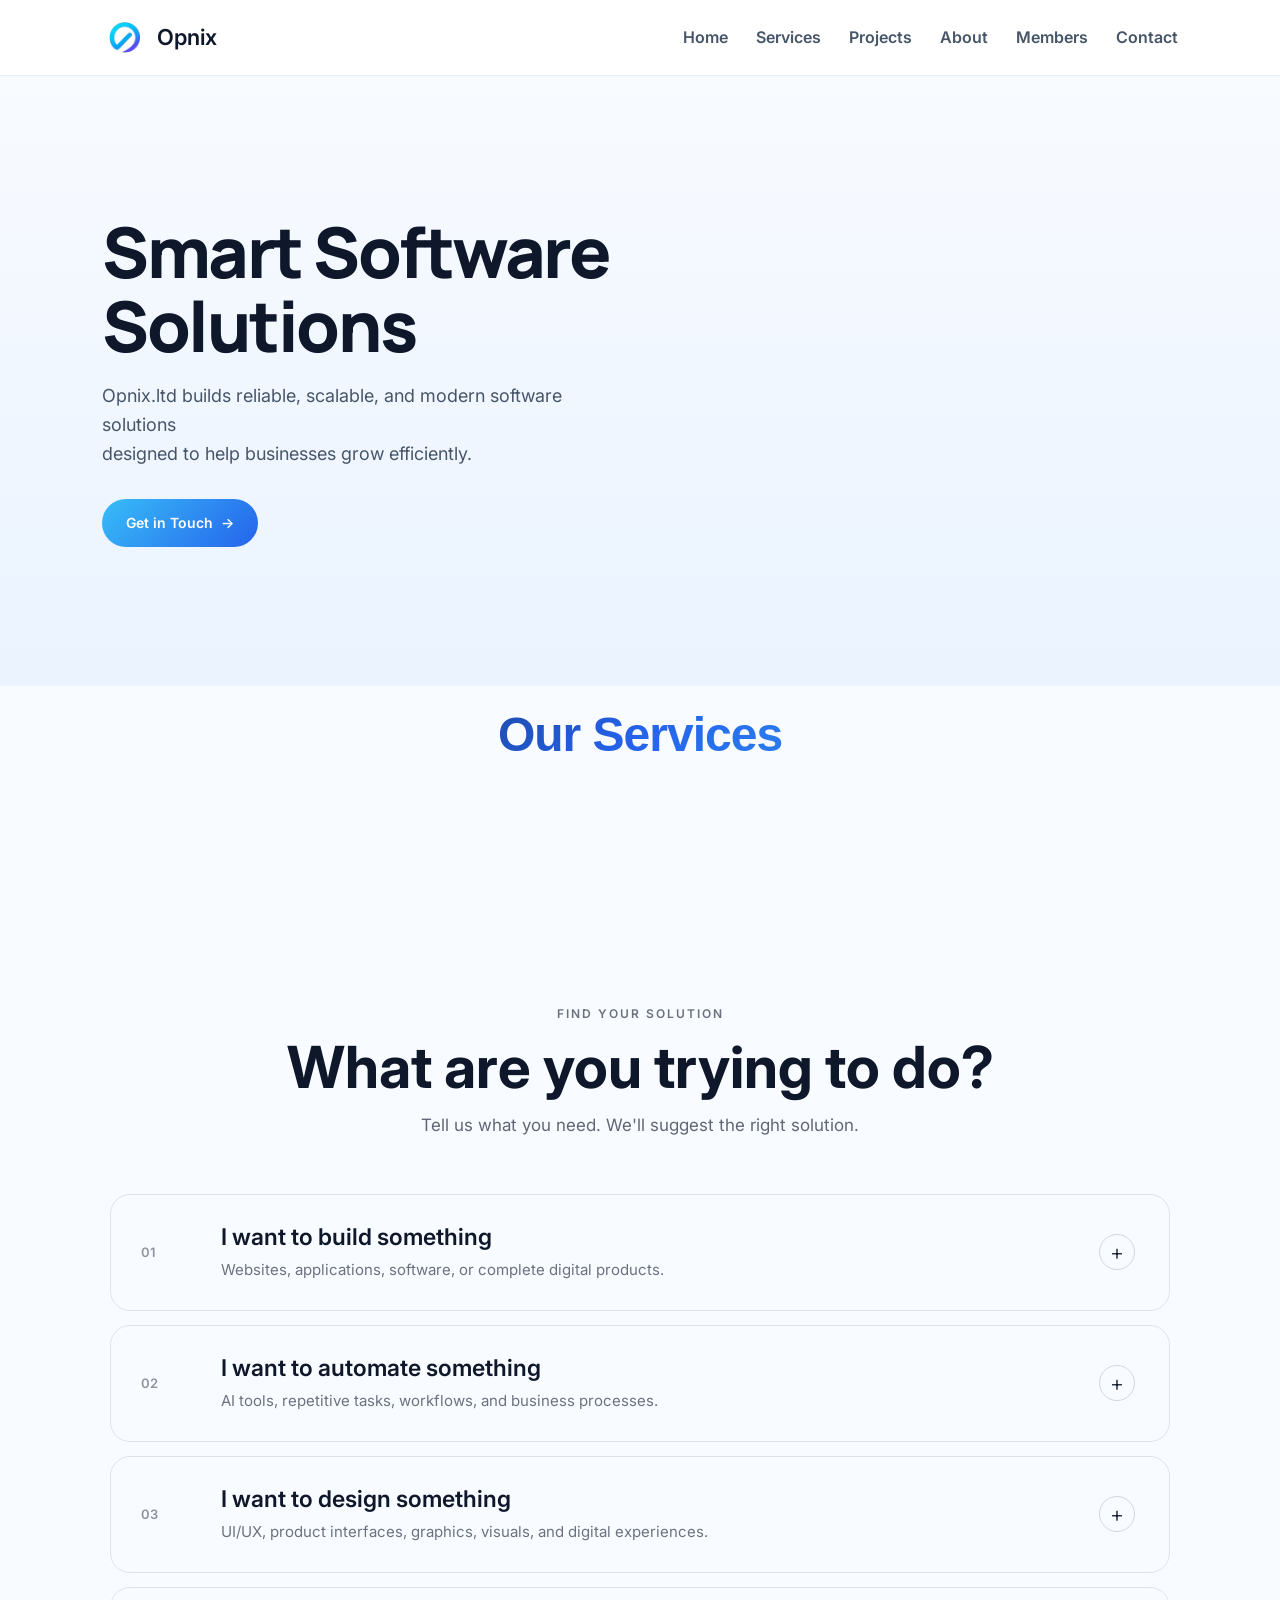
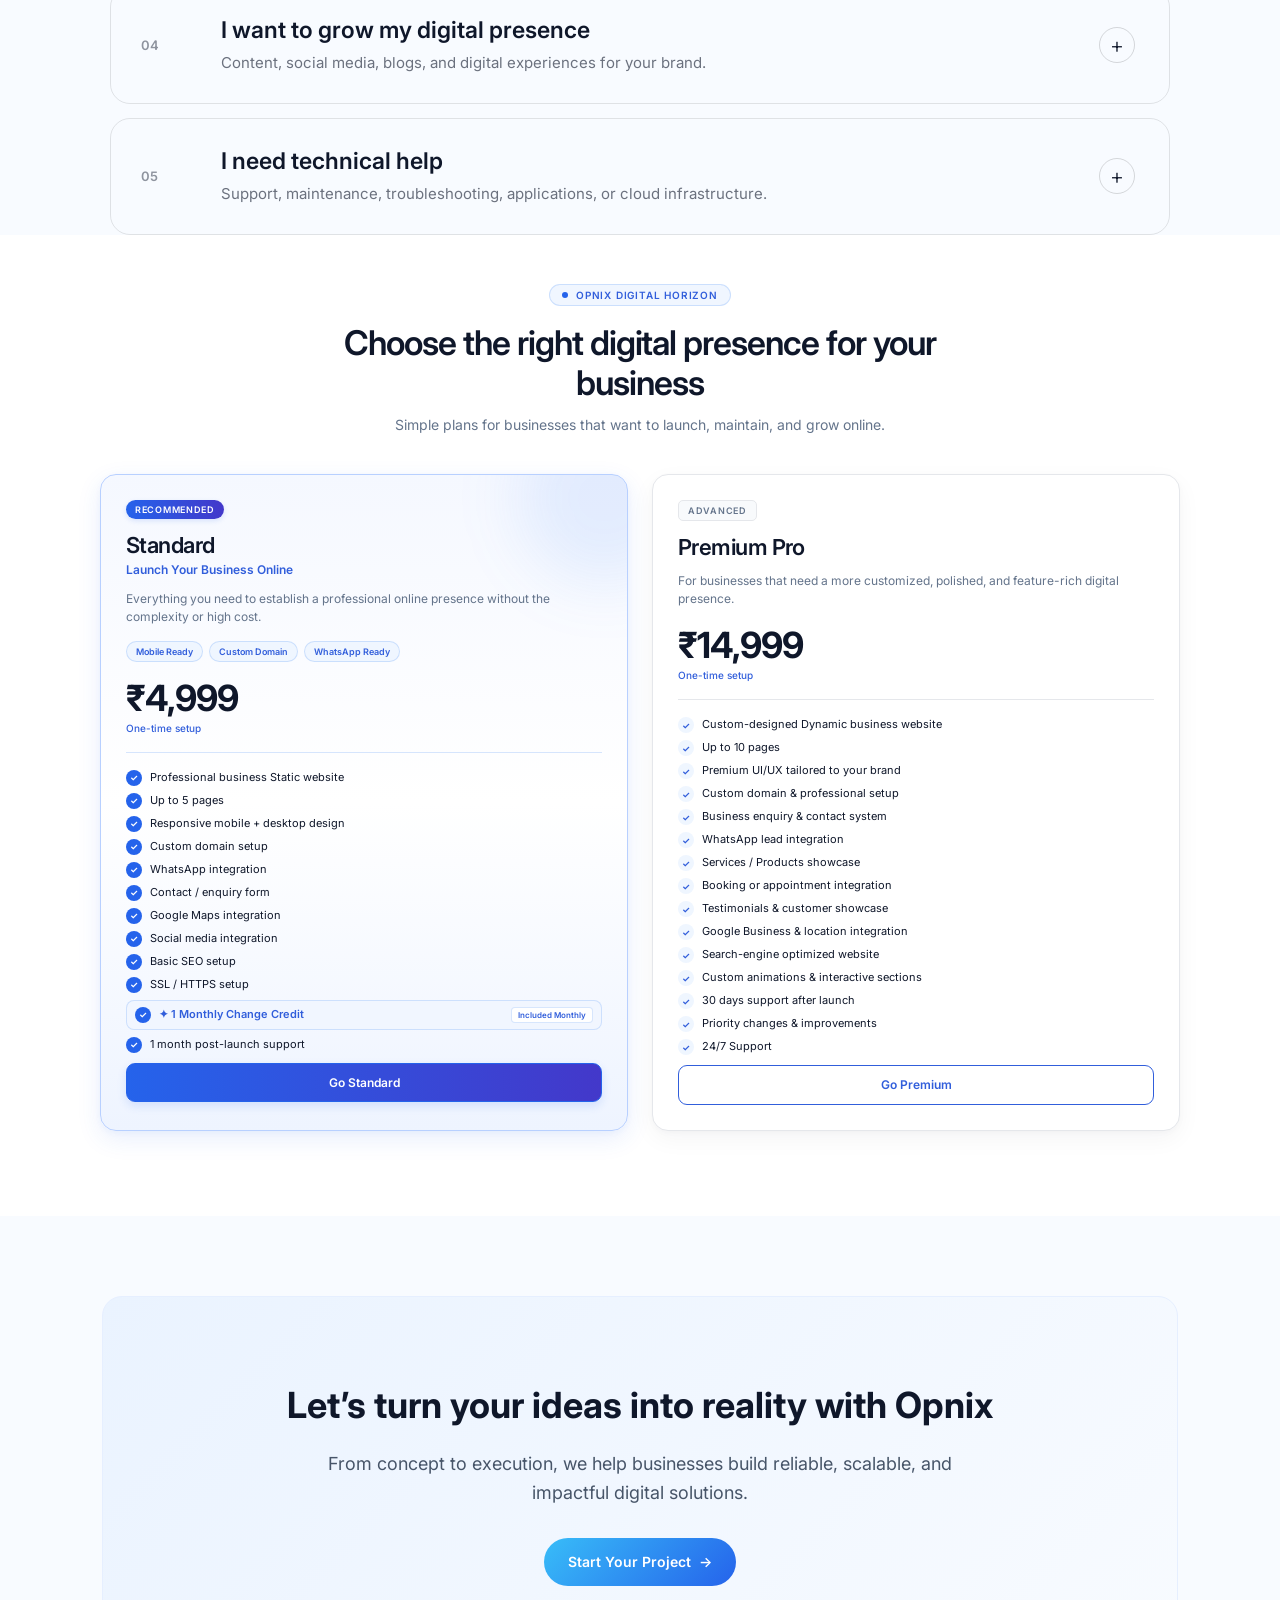
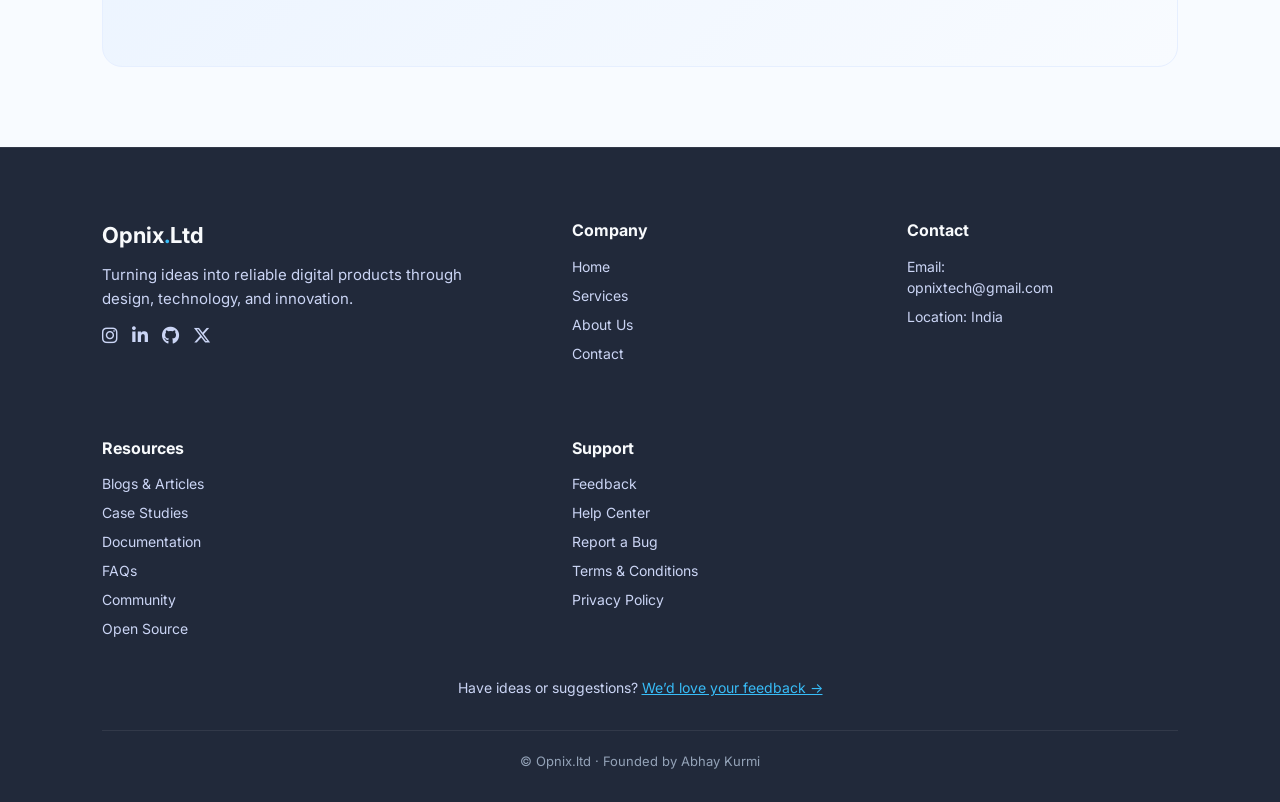
<file: index.html>
<!DOCTYPE html>
<html lang="en">

<head>
  <meta charset="UTF-8" />
  <meta name="viewport" content="width=device-width, initial-scale=1.0" />
  <title>Opnix | Smart Software Solutions</title>
  <link rel="icon" type="image/png" href="img/20260211_200407.png">
  <link href="https://fonts.googleapis.com/css2?family=Inter:wght@300;400;500;600;700&display=swap" rel="stylesheet">
  <link rel="preconnect" href="https://fonts.googleapis.com">
  <link rel="preconnect" href="https://fonts.gstatic.com" crossorigin>
  <link href="https://fonts.googleapis.com/css2?family=Manrope:wght@500;600;700;800&display=swap" rel="stylesheet">
 <link rel="stylesheet" href="./Css/style.css">
  <link rel="stylesheet" href="./Css/hero.css">
  <link rel="stylesheet" href="./Css/services.css">
  <link rel="stylesheet" href="./Css/Plans.css">

  <link rel="stylesheet" href="https://cdnjs.cloudflare.com/ajax/libs/font-awesome/6.5.1/css/all.min.css" />

  <script defer src="./Script.js"></script>
</head>

<body>

  <nav class="navbar">

    <div class="logo-box">
     <div class="logo-img">
  <a href="./index.html">
    <img src="./img/20260211_200407.png" alt="logo">
  </a>
</div>
      <div class="logo-name">Opnix</div>
    </div>

    <ul class="nav-links" id="navLinks">
      <li><a href="index.html">Home</a></li>
      <li><a href="services.html">Services</a></li>
      <li><a href="projects.html">Projects</a></li>
      <li><a href="about.html">About</a></li>
      <li><a href="members.html">Members</a></li>
      <li><a href="contact.html">Contact</a></li>
    </ul>

    <div class="menu-toggle" id="menuToggle">
      <span></span>
      <span></span>
      <span></span>
    </div>

  </nav>

  <section class="hero fade-in">

    <div class="hero-text">
      <h1>Smart Software Solutions</h1>

      <p>
        Opnix.ltd builds reliable, scalable, and modern software solutions</p>
      <p>designed to help businesses grow efficiently.
      </p>

      <a href="mailto:opnixtech@gmail.com" class="btn">Get in Touch</a>
    </div>

    <div class="hero-animation">
      <iframe class="my-iframe" src="https://lottie.host/embed/232daff3-4249-441d-82ce-de45d03d1057/rpIh9GM7Wk.lottie">
      </iframe>
    </div>

  </section>

<section class="page-header fade-in">
  <h1>Our Services</h1>

  <div class="header-animation1">
    <iframe
      src="https://lottie.host/embed/f687c767-b32a-4f72-b89d-e98924d92a96/6ObpkSW6St.json"
      frameborder="0"
      allowfullscreen>
    </iframe>
  </div>
</section>
  <section class="suggestions">

  <div class="suggestions-header fade-in">
    <span class="section-label">FIND YOUR SOLUTION</span>
    <h2>What are you trying to do?</h2>
    <p>Tell us what you need. We'll suggest the right solution.</p>
  </div>

  <div class="suggestion-list">

    <!-- 01 -->
    <div class="suggestion-card fade-in">
      <button class="suggestion-trigger" type="button">
        <div class="suggestion-number">01</div>

        <div class="suggestion-content">
          <h3>I want to build something</h3>
          <p>Websites, applications, software, or complete digital products.</p>
        </div>

        <span class="suggestion-arrow">+</span>
      </button>

      <div class="suggestion-solutions">
        <div class="solution">
          <h4>Web Development</h4>
          <p>Clean, responsive, and high-performance websites built for modern businesses.</p>
        </div>

        <div class="solution">
          <h4>Software Development</h4>
          <p>Custom software solutions tailored to your workflow and business goals.</p>
        </div>

        <div class="solution">
          <h4>App Development</h4>
          <p>Scalable and user-friendly mobile and web applications tailored to modern business needs.</p>
        </div>

        <div class="solution">
          <h4>Full Stack Development</h4>
          <p>Complete front-end and back-end development using modern, scalable technologies.</p>
        </div>
      </div>
    </div>


    <!-- 02 -->
    <div class="suggestion-card fade-in">
      <button class="suggestion-trigger" type="button">
        <div class="suggestion-number">02</div>

        <div class="suggestion-content">
          <h3>I want to automate something</h3>
          <p>AI tools, repetitive tasks, workflows, and business processes.</p>
        </div>

        <span class="suggestion-arrow">+</span>
      </button>

      <div class="suggestion-solutions">
        <div class="solution">
          <h4>Smart AI Tools</h4>
          <p>Intelligent AI-powered tools that automate tasks and improve business efficiency.</p>
        </div>

        <div class="solution">
          <h4>Business Automation Solutions</h4>
          <p>Automate repetitive workflows to save time, reduce errors, and improve operations.</p>
        </div>
      </div>
    </div>


    <!-- 03 -->
    <div class="suggestion-card fade-in">
      <button class="suggestion-trigger" type="button">
        <div class="suggestion-number">03</div>

        <div class="suggestion-content">
          <h3>I want to design something</h3>
          <p>UI/UX, product interfaces, graphics, visuals, and digital experiences.</p>
        </div>

        <span class="suggestion-arrow">+</span>
      </button>

      <div class="suggestion-solutions">
        <div class="solution">
          <h4>Designing Services</h4>
          <p>Creative and functional designs including posters, product visuals, and digital interfaces.</p>
        </div>

        <div class="solution">
          <h4>Product & Application Design</h4>
          <p>User-focused UI/UX design that blends aesthetics with functionality.</p>
        </div>
      </div>
    </div>


    <!-- 04 -->
    <div class="suggestion-card fade-in">
      <button class="suggestion-trigger" type="button">
        <div class="suggestion-number">04</div>

        <div class="suggestion-content">
          <h3>I want to grow my digital presence</h3>
          <p>Content, social media, blogs, and digital experiences for your brand.</p>
        </div>

        <span class="suggestion-arrow">+</span>
      </button>

      <div class="suggestion-solutions">
        <div class="solution">
          <h4>Blog Writing</h4>
          <p>Well-researched, SEO-friendly content designed to attract and retain users.</p>
        </div>

        <div class="solution">
          <h4>Social Media Management</h4>
          <p>Content scheduling, profile optimization, and performance tracking for your brand.</p>
        </div>
      </div>
    </div>


    <!-- 05 -->
    <div class="suggestion-card fade-in">
      <button class="suggestion-trigger" type="button">
        <div class="suggestion-number">05</div>

        <div class="suggestion-content">
          <h3>I need technical help</h3>
          <p>Support, maintenance, troubleshooting, applications, or cloud infrastructure.</p>
        </div>

        <span class="suggestion-arrow">+</span>
      </button>

      <div class="suggestion-solutions">
        <div class="solution">
          <h4>Maintenance & Support</h4>
          <p>Continuous updates and technical support to keep your systems reliable.</p>
        </div>

        <div class="solution">
          <h4>Application Management</h4>
          <p>End-to-end management ensuring performance, security, and long-term stability.</p>
        </div>

        <div class="solution">
          <h4>Technical Support & Troubleshooting</h4>
          <p>Quick assistance to resolve system issues, errors, and downtime.</p>
        </div>

        <div class="solution">
          <h4>Cloud Setup & Cost Optimization</h4>
          <p>Cloud deployment and optimization for scalability, reliability, and lower costs.</p>
        </div>
      </div>
    </div>

  </div>
</section>

  </section>
  <!-- Choose Plan OPtion-->
  <section class="pricing-section">
    <div class="pricing-container">

      <div class="pricing-header">
        <div class="pricing-eyebrow">
          <span class="pricing-eyebrow-dot"></span>
          <span>OPNIX DIGITAL HORIZON</span>
        </div>

        <h2>Choose the right digital presence for your business</h2>

        <p>
          Simple plans for businesses that want to launch, maintain, and grow online.
        </p>
      </div>

      <div class="pricing-grid">

        <!-- STANDARD -->
        <div class="pricing-card pricing-card--standard">

          <div class="pricing-badge pricing-badge--recommended">
            RECOMMENDED
          </div>

          <h3>Standard</h3>
          <p class="pricing-tagline">Launch Your Business Online</p>

          <p class="pricing-description">
            Everything you need to establish a professional online presence
            without the complexity or high cost.
          </p>

          <div class="pricing-chips">
            <span>Mobile Ready</span>
            <span>Custom Domain</span>
            <span>WhatsApp Ready</span>
          </div>

          <div class="pricing-price">₹4,999</div>
          <p class="pricing-billing">One-time setup</p>

          <hr>

          <ul class="pricing-features">
            <li>Professional business Static website</li>
            <li>Up to 5 pages</li>
            <li>Responsive mobile + desktop design</li>
            <li>Custom domain setup</li>
            <li>WhatsApp integration</li>
            <li>Contact / enquiry form</li>
            <li>Google Maps integration</li>
            <li>Social media integration</li>
            <li>Basic SEO setup</li>
            <li>SSL / HTTPS setup</li>

            <li class="pricing-highlight">
              <strong>✦ 1 Monthly Change Credit</strong>
              <span>Included Monthly</span>
            </li>

            <li>1 month post-launch support</li>
          </ul>

          <a href="#standard" class="pricing-btn pricing-btn--primary">
            Go Standard
          </a>


        </div>


        <!-- PREMIUM PRO -->
        <div class="pricing-card pricing-card--premium">

          <div class="pricing-badge pricing-badge--advanced">
            ADVANCED
          </div>

          <h3>Premium Pro</h3>

          <p class="pricing-description">
            For businesses that need a more customized, polished,
            and feature-rich digital presence.
          </p>

          <div class="pricing-price">₹14,999</div>
          <p class="pricing-billing">One-time setup</p>

          <hr>

          <ul class="pricing-features">
            <li>Custom-designed Dynamic business website</li>
            <li>Up to 10 pages</li>
            <li>Premium UI/UX tailored to your brand</li>
            <li>Custom domain &amp; professional setup</li>
            <li>Business enquiry &amp; contact system</li>
            <li>WhatsApp lead integration</li>
            <li>Services / Products showcase</li>
            <li>Booking or appointment integration</li>
            <li>Testimonials &amp; customer showcase</li>
            <li>Google Business &amp; location integration</li>
            <li>Search-engine optimized website</li>
            <li>Custom animations &amp; interactive sections</li>
            <li>30 days support after launch</li>
            <li>Priority changes &amp; improvements</li>
            <li>24/7 Support</li>
          </ul>

          <a href="#premium" class="pricing-btn pricing-btn--outline">
            Go Premium
          </a>


        </div>

      </div>
  </section>
  <section class="cta">
    <h2>Let’s turn your ideas into reality with Opnix</h2>
    <p>
      From concept to execution, we help businesses build reliable,
      scalable, and impactful digital solutions.
    </p>
    <a href="mailto:opnixtech@gmail.com" class="btn">Start Your Project</a>
  </section>
  <footer class="footer">
    <div class="footer-content">

      <!-- Brand -->
      <div class="footer-brand">
        <h3>Opnix<span>.</span>Ltd</h3>
        <p>
          Turning ideas into reliable digital products through
          design, technology, and innovation.
        </p>

        <!-- Social Media -->
        <div class="footer-socials">
          <a href="https://instagram.com/opnixtech.ltd" target="_blank" aria-label="Instagram">
            <i class="fab fa-instagram"></i>
          </a>
          <a href="https://www.linkedin.com/company/opnixtech/" target="_blank" aria-label="LinkedIn">
            <i class="fab fa-linkedin-in"></i>
          </a>
          <a href="#" target="_blank" aria-label="GitHub">
            <i class="fab fa-github"></i>
          </a>
          <a href="#" target="_blank" aria-label="Twitter">
            <i class="fab fa-x-twitter"></i>
          </a>
        </div>
      </div>

      <!-- Company -->
      <div class="footer-links">
        <h4>Company</h4>
        <a href="index.html">Home</a>
        <a href="services.html">Services</a>
        <a href="about.html">About Us</a>
        <a href="contact.html">Contact</a>
      </div>
      <!-- Contact -->
      <div class="footer-contact">
        <h4>Contact</h4>
        <p>Email: <a href="mailto:opnixtech@gmail.com">opnixtech@gmail.com</a></p>
        <p>Location: India</p>
      </div>
      <!-- Resources -->
      <div class="footer-links">
        <h4>Resources</h4>
        <a href="/Blog/blogs.html">Blogs & Articles</a>
        <a href="#">Case Studies</a>
        <a href="#">Documentation</a>
        <a href="#">FAQs</a>
        <a href="#">Community</a>
        <a href="#">Open Source</a>
      </div>

      <!-- Support -->
      <div class="footer-links">
        <h4>Support</h4>
        <a href="feedback.html">Feedback</a>
        <a href="#">Help Center</a>
        <a href="#">Report a Bug</a>
        <a href="#">Terms & Conditions</a>
        <a href="#">Privacy Policy</a>
      </div>
    </div>

    <!-- Feedback CTA -->
    <div class="footer-feedback">
      <p>
        Have ideas or suggestions?
        <a href="feedback.html">We’d love your feedback →</a>
      </p>
    </div>

    <!-- Bottom -->
    <div class="footer-bottom">
      © <span id="year"></span> Opnix.ltd · Founded by Abhay Kurmi
      <br />
    </div>
  </footer>
</body>

</html>
</file>
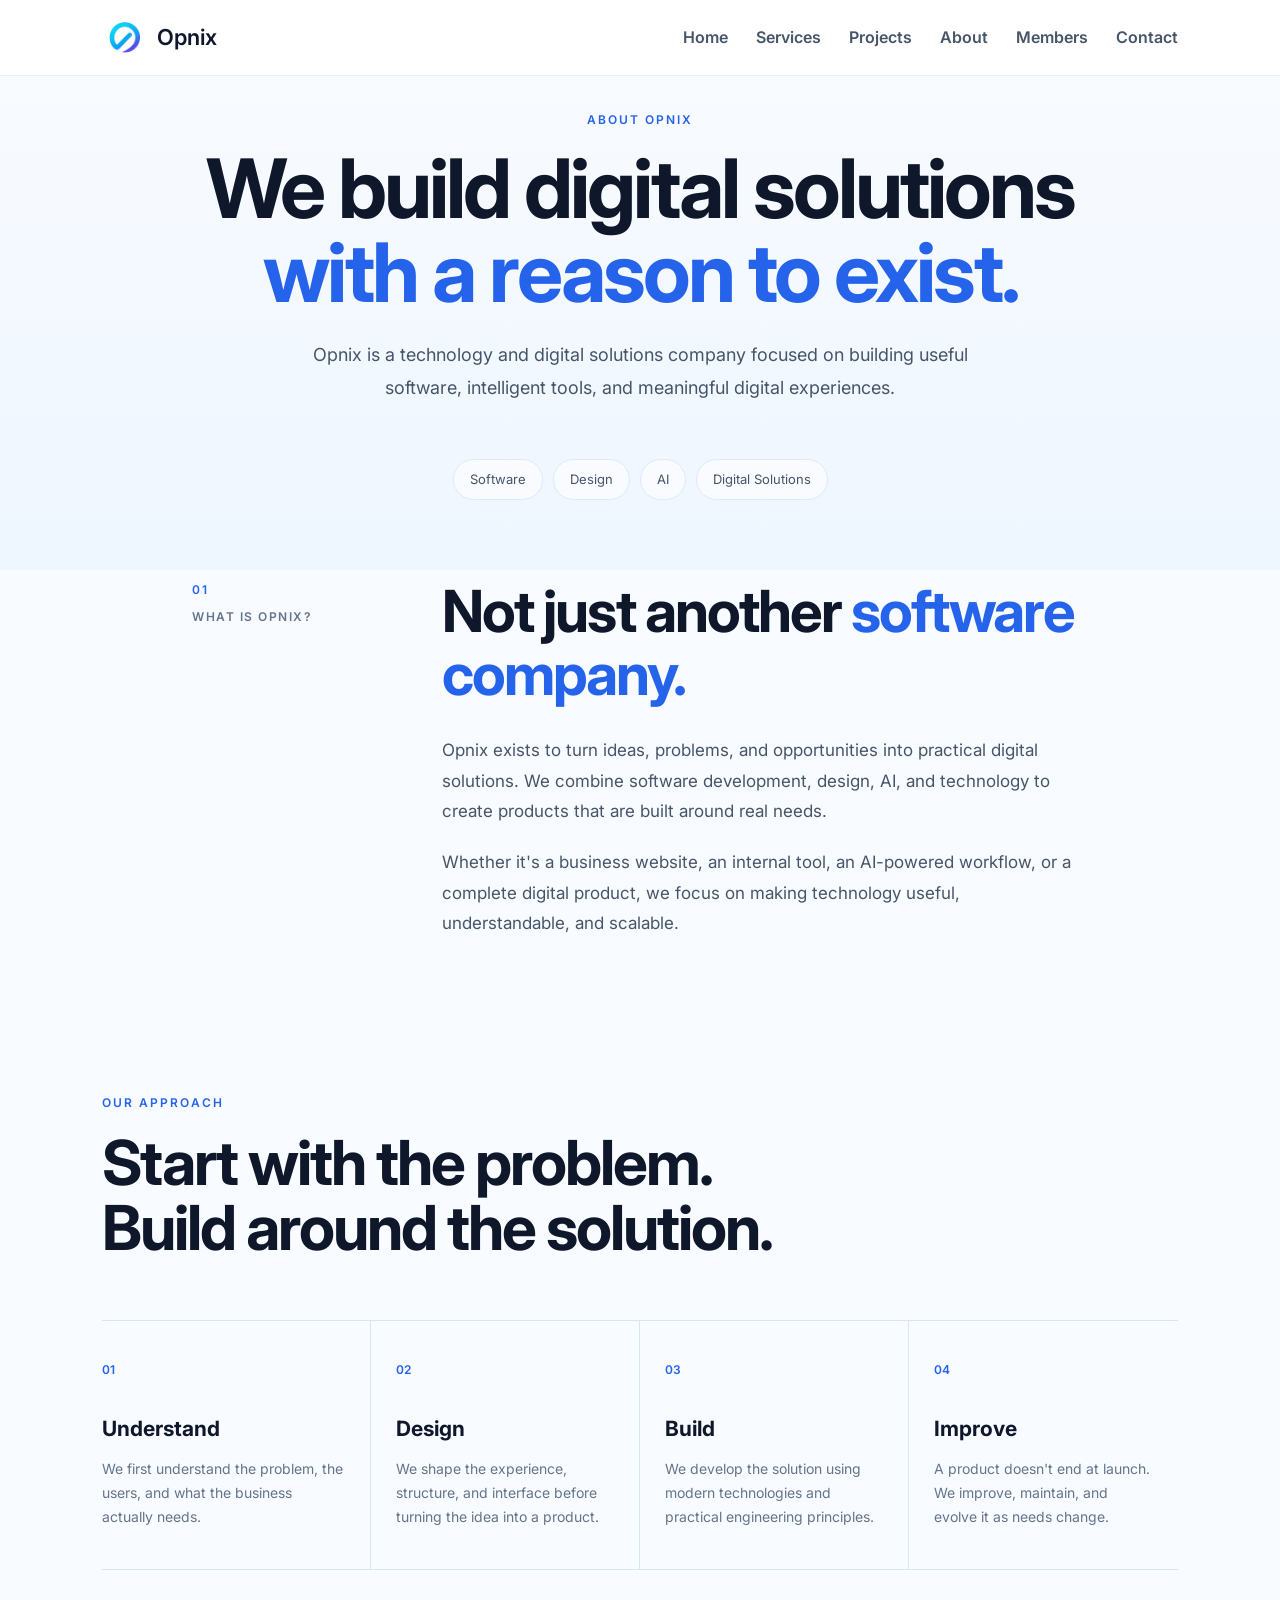
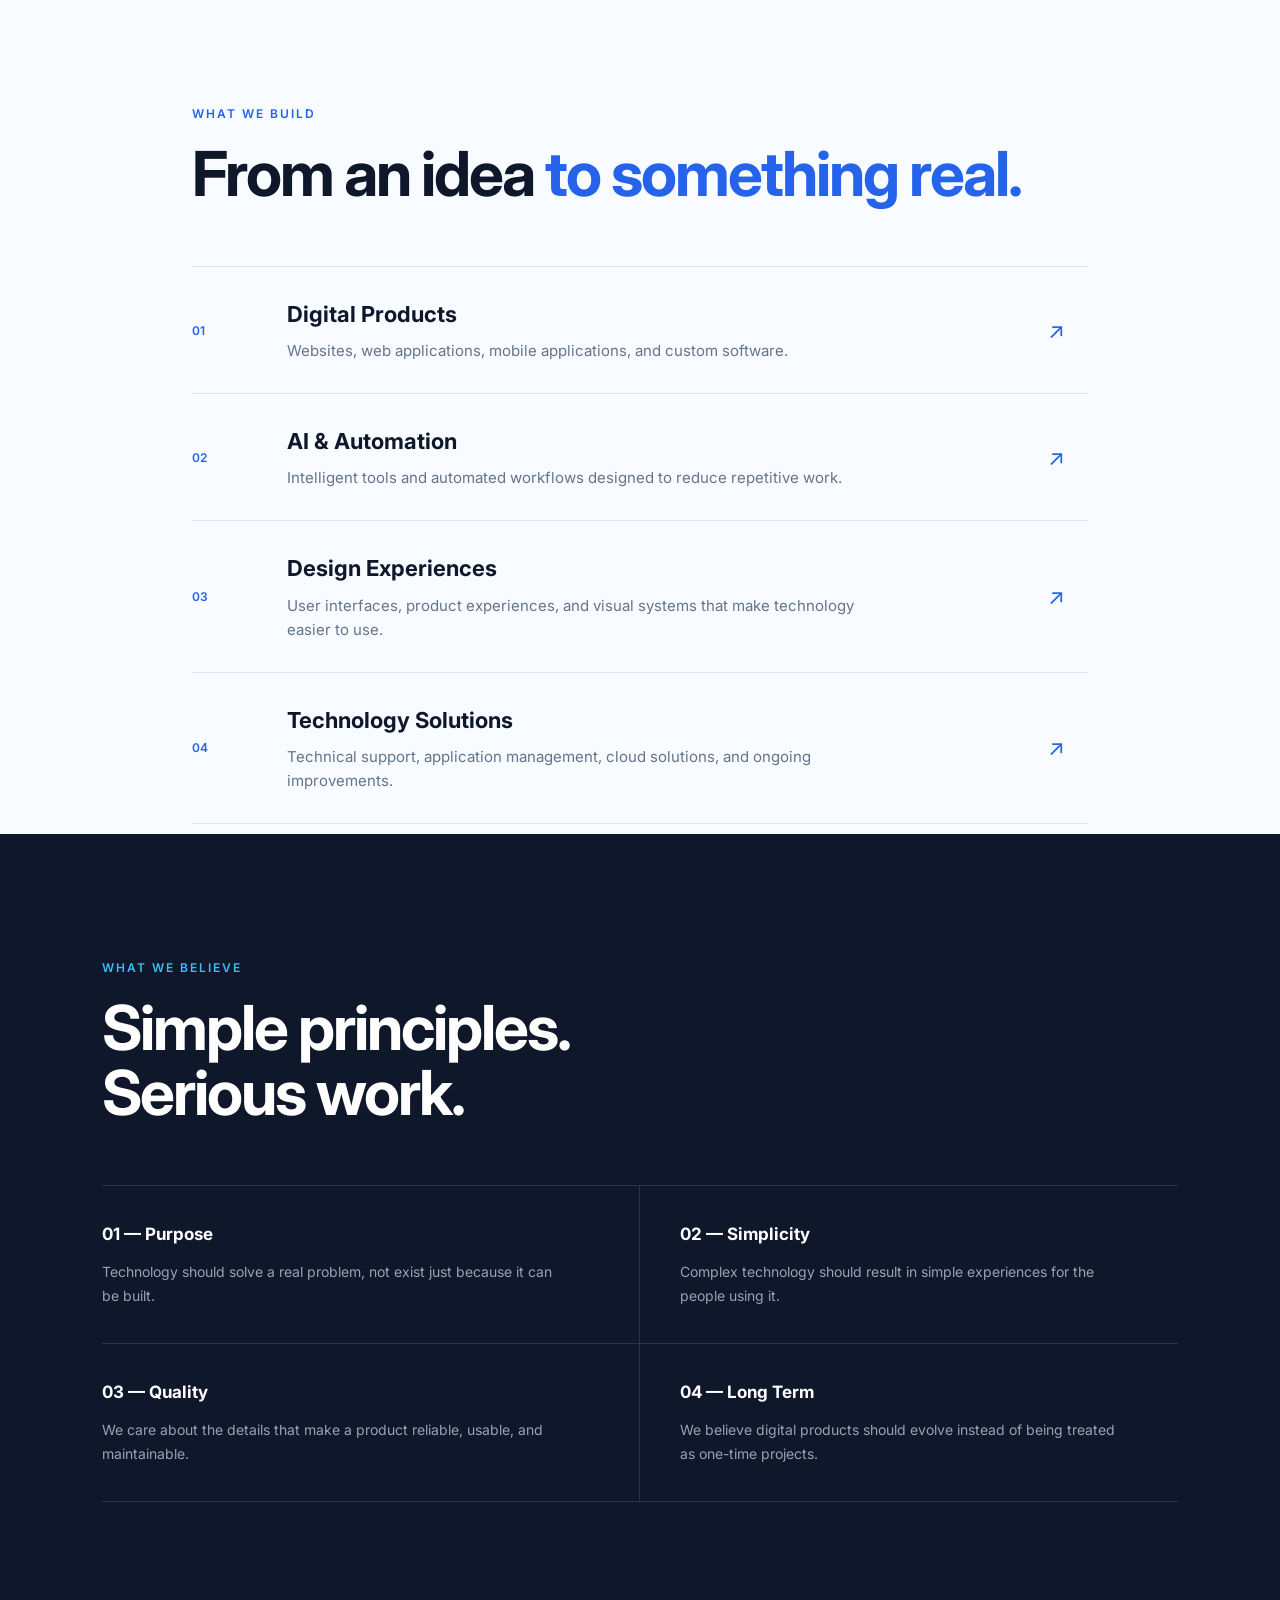
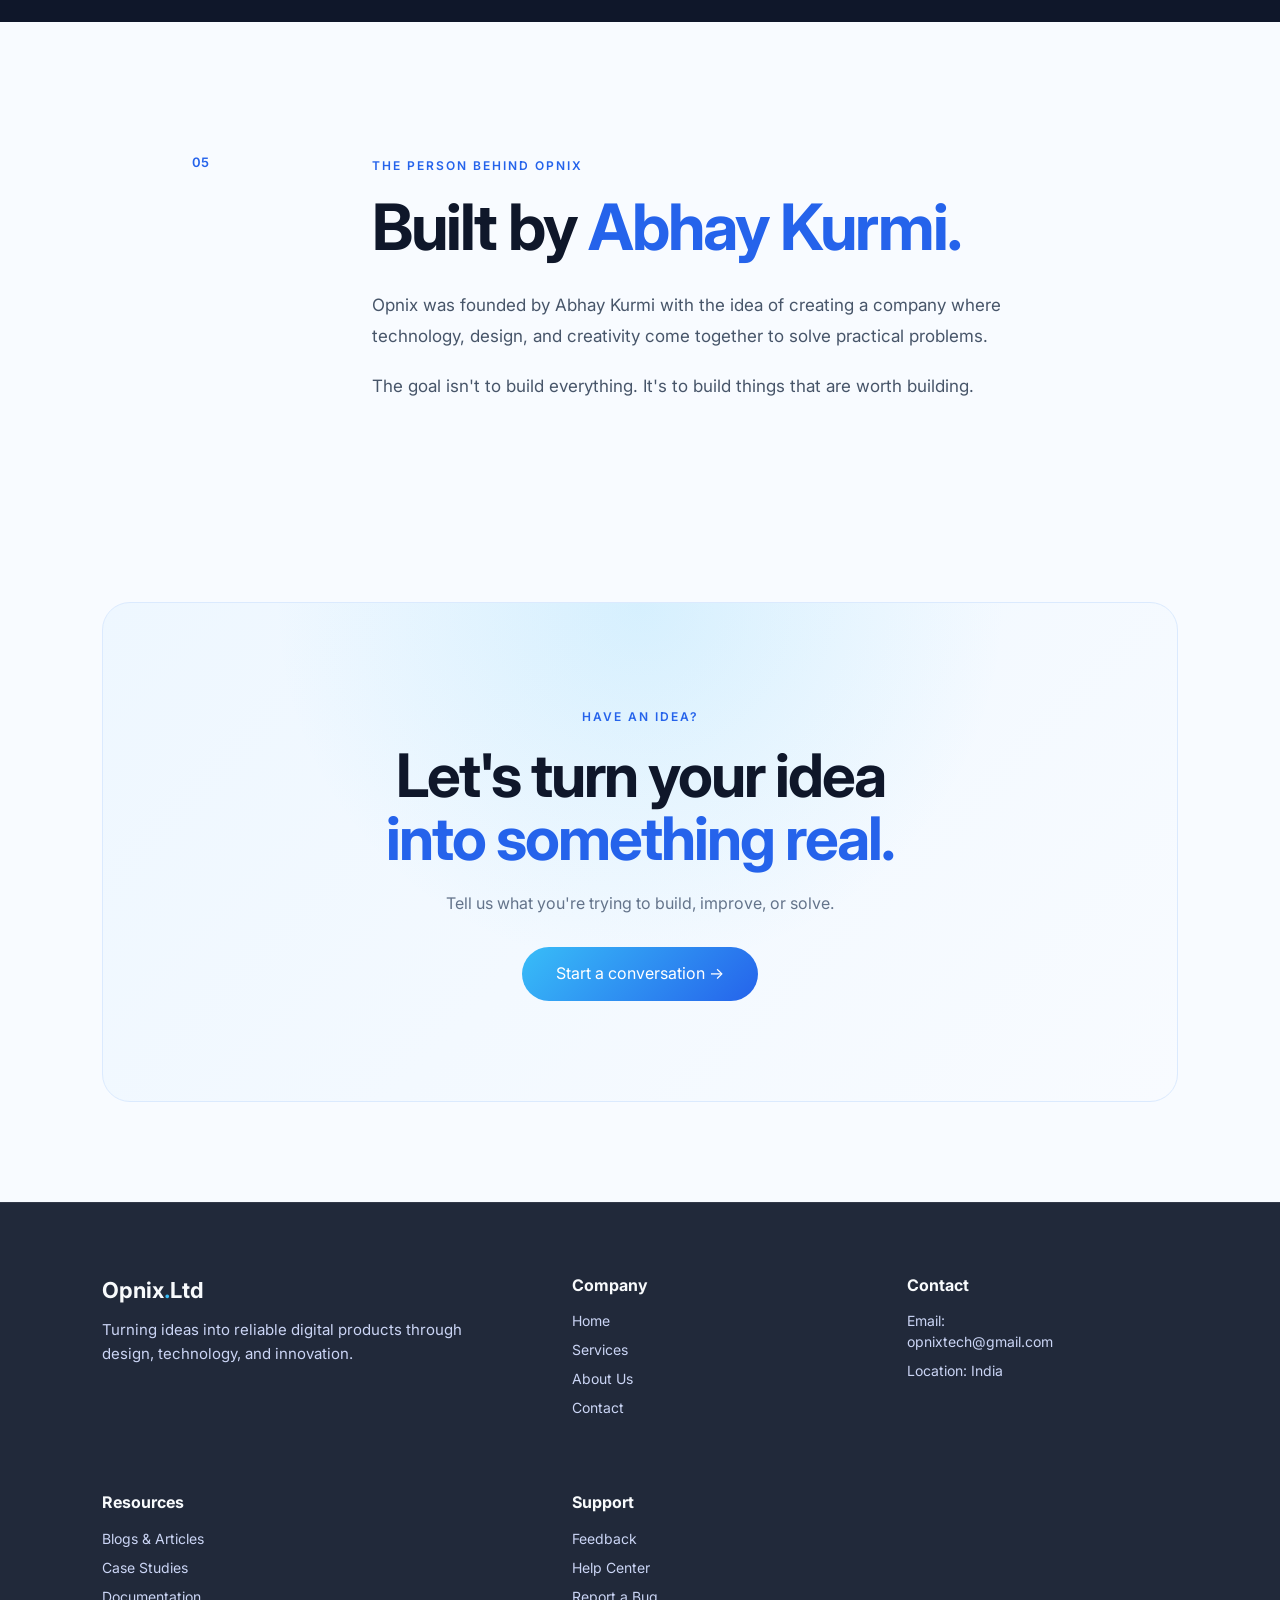
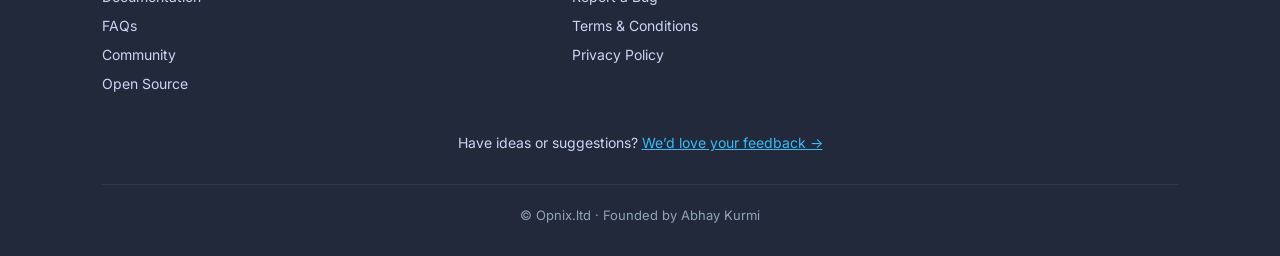
<file: about.html>
<!DOCTYPE html>
<html lang="en">

<head>
  <meta charset="UTF-8" />
  <meta name="viewport" content="width=device-width, initial-scale=1.0">
  <title>Opnix | About Us</title>
  <link rel="icon" type="image/png" href="img/20260211_200407.png">
  <link href="https://fonts.googleapis.com/css2?family=Inter:wght@300;400;500;600;700&display=swap" rel="stylesheet">

  <link rel="stylesheet" href="./Css/style.css">
  <link rel="stylesheet" href="./Css/about.css">

   <script defer src="./Script.js"></script>
</head>

<body>

  <nav class="navbar">

    <div class="logo-box">
      <div class="logo-img">
        <a href="./index.html">
          <img src="./img/20260211_200407.png" alt="logo">
        </a>
      </div>
      <div class="logo-name">Opnix</div>




    </div>

    <ul class="nav-links" id="navLinks">
      <li><a href="index.html">Home</a></li>
      <li><a href="services.html">Services</a></li>
      <li><a href="projects.html">Projects</a></li>
      <li><a href="about.html">About</a></li>
      <li><a href="members.html">Members</a></li>
      <li><a href="contact.html">Contact</a></li>
    </ul>

    <div class="menu-toggle" id="menuToggle">
      <span></span>
      <span></span>
      <span></span>
    </div>

  </nav>

  <!-- ==================================================
     ABOUT HERO
================================================== -->

  <section class="about-hero">

    <div class="about-hero-content">

      <span class="section-label">ABOUT OPNIX</span>

      <h1>
        We build digital solutions
        <span>with a reason to exist.</span>
      </h1>

      <p>
        Opnix is a technology and digital solutions company focused on
        building useful software, intelligent tools, and meaningful
        digital experiences.
      </p>

    </div>

    <div class="about-hero-meta">
      <span>Software</span>
      <span>Design</span>
      <span>AI</span>
      <span>Digital Solutions</span>
    </div>

  </section>


  <!-- ==================================================
     WHAT IS OPNIX
================================================== -->

  <section class="about-intro">

    <div class="about-intro-label">
      <span>01</span>
      <span>WHAT IS OPNIX?</span>
    </div>

    <div class="about-intro-content">

      <h2>
        Not just another
        <span>software company.</span>
      </h2>

      <p>
        Opnix exists to turn ideas, problems, and opportunities into
        practical digital solutions. We combine software development,
        design, AI, and technology to create products that are built
        around real needs.
      </p>

      <p>
        Whether it's a business website, an internal tool, an AI-powered
        workflow, or a complete digital product, we focus on making
        technology useful, understandable, and scalable.
      </p>

    </div>

  </section>


  <!-- ==================================================
     THE WAY WE THINK
================================================== -->

  <section class="about-thinking">

    <div class="section-heading">

      <span class="section-label">OUR APPROACH</span>

      <h2>
        Start with the problem.
        <br>
        Build around the solution.
      </h2>

    </div>


    <div class="thinking-grid">

      <div class="thinking-card">

        <span>01</span>

        <h3>Understand</h3>

        <p>
          We first understand the problem, the users, and what the
          business actually needs.
        </p>

      </div>


      <div class="thinking-card">

        <span>02</span>

        <h3>Design</h3>

        <p>
          We shape the experience, structure, and interface before
          turning the idea into a product.
        </p>

      </div>


      <div class="thinking-card">

        <span>03</span>

        <h3>Build</h3>

        <p>
          We develop the solution using modern technologies and
          practical engineering principles.
        </p>

      </div>


      <div class="thinking-card">

        <span>04</span>

        <h3>Improve</h3>

        <p>
          A product doesn't end at launch. We improve, maintain,
          and evolve it as needs change.
        </p>

      </div>

    </div>

  </section>


  <!-- ==================================================
     WHAT WE BUILD
================================================== -->

  <section class="about-build">

    <div class="about-build-header">

      <span class="section-label">WHAT WE BUILD</span>

      <h2>
        From an idea
        <span>to something real.</span>
      </h2>

    </div>


    <div class="build-list">

      <div class="build-item">

        <span>01</span>

        <div>
          <h3>Digital Products</h3>
          <p>
            Websites, web applications, mobile applications,
            and custom software.
          </p>
        </div>

        <span class="build-arrow">↗</span>

      </div>


      <div class="build-item">

        <span>02</span>

        <div>
          <h3>AI & Automation</h3>
          <p>
            Intelligent tools and automated workflows designed
            to reduce repetitive work.
          </p>
        </div>

        <span class="build-arrow">↗</span>

      </div>


      <div class="build-item">

        <span>03</span>

        <div>
          <h3>Design Experiences</h3>
          <p>
            User interfaces, product experiences, and visual
            systems that make technology easier to use.
          </p>
        </div>

        <span class="build-arrow">↗</span>

      </div>


      <div class="build-item">

        <span>04</span>

        <div>
          <h3>Technology Solutions</h3>
          <p>
            Technical support, application management, cloud
            solutions, and ongoing improvements.
          </p>
        </div>

        <span class="build-arrow">↗</span>

      </div>

    </div>

  </section>


  <!-- ==================================================
     OUR PRINCIPLES
================================================== -->

  <section class="about-principles">

    <div class="principles-header">

      <span class="section-label">WHAT WE BELIEVE</span>

      <h2>
        Simple principles.
        <br>
        Serious work.
      </h2>

    </div>


    <div class="principles-grid">

      <div class="principle">
        <h3>01 — Purpose</h3>
        <p>
          Technology should solve a real problem, not exist just
          because it can be built.
        </p>
      </div>

      <div class="principle">
        <h3>02 — Simplicity</h3>
        <p>
          Complex technology should result in simple experiences
          for the people using it.
        </p>
      </div>

      <div class="principle">
        <h3>03 — Quality</h3>
        <p>
          We care about the details that make a product reliable,
          usable, and maintainable.
        </p>
      </div>

      <div class="principle">
        <h3>04 — Long Term</h3>
        <p>
          We believe digital products should evolve instead of
          being treated as one-time projects.
        </p>
      </div>

    </div>

  </section>


  <!-- ==================================================
     FOUNDER
================================================== -->

  <section class="founder-section">

    <div class="founder-number">
      05
    </div>

    <div class="founder-content">

      <span class="section-label">THE PERSON BEHIND OPNIX</span>

      <h2>
        Built by
        <span>Abhay Kurmi.</span>
      </h2>

      <p>
        Opnix was founded by Abhay Kurmi with the idea of creating
        a company where technology, design, and creativity come
        together to solve practical problems.
      </p>

      <p>
        The goal isn't to build everything.
        It's to build things that are worth building.
      </p>

    </div>

  </section>


  <!-- ==================================================
     ABOUT CTA
================================================== -->

  <section class="about-cta">

    <span class="section-label">HAVE AN IDEA?</span>

    <h2>
      Let's turn your idea
      <span>into something real.</span>
    </h2>

    <p>
      Tell us what you're trying to build, improve, or solve.
    </p>

    <a href="contact.html" class="btn">
      Start a conversation →
    </a>

  </section>
  <footer class="footer">
    <div class="footer-content">

      <!-- Brand -->
      <div class="footer-brand">
        <h3>Opnix<span>.</span>Ltd</h3>
        <p>
          Turning ideas into reliable digital products through
          design, technology, and innovation.
        </p>

        <!-- Social Media -->
        <div class="footer-socials">
          <a href="https://instagram.com/opnixtech.ltd" target="_blank" aria-label="Instagram">
            <i class="fab fa-instagram"></i>
          </a>
          <a href="https://www.linkedin.com/company/opnixtech/" target="_blank" aria-label="LinkedIn">
            <i class="fab fa-linkedin-in"></i>
          </a>
          <a href="#" target="_blank" aria-label="GitHub">
            <i class="fab fa-github"></i>
          </a>
          <a href="#" target="_blank" aria-label="Twitter">
            <i class="fab fa-x-twitter"></i>
          </a>
        </div>
      </div>

      <!-- Company -->
      <div class="footer-links">
        <h4>Company</h4>
        <a href="index.html">Home</a>
        <a href="services.html">Services</a>
        <a href="about.html">About Us</a>
        <a href="contact.html">Contact</a>
      </div>
      <!-- Contact -->
      <div class="footer-contact">
        <h4>Contact</h4>
        <p>Email: <a href="mailto:opnixtech@gmail.com">opnixtech@gmail.com</a></p>
        <p>Location: India</p>
      </div>
      <!-- Resources -->
      <div class="footer-links">
        <h4>Resources</h4>
        <a href="#">Blogs & Articles</a>
        <a href="#">Case Studies</a>
        <a href="#">Documentation</a>
        <a href="#">FAQs</a>
        <a href="#">Community</a>
        <a href="#">Open Source</a>
      </div>

      <!-- Support -->
      <div class="footer-links">
        <h4>Support</h4>
        <a href="feedback.html">Feedback</a>
        <a href="#">Help Center</a>
        <a href="#">Report a Bug</a>
        <a href="#">Terms & Conditions</a>
        <a href="#">Privacy Policy</a>
      </div>

    </div>

    <!-- Feedback CTA -->
    <div class="footer-feedback">
      <p>
        Have ideas or suggestions?
        <a href="feedback.html">We’d love your feedback →</a>
      </p>
    </div>

    <!-- Bottom -->
    <div class="footer-bottom">
      © <span id="year"></span> Opnix.ltd · Founded by Abhay Kurmi
      <br />
    </div>
  </footer>
  <script defer src="./Script.js"></script>
</body>

</html>
</file>
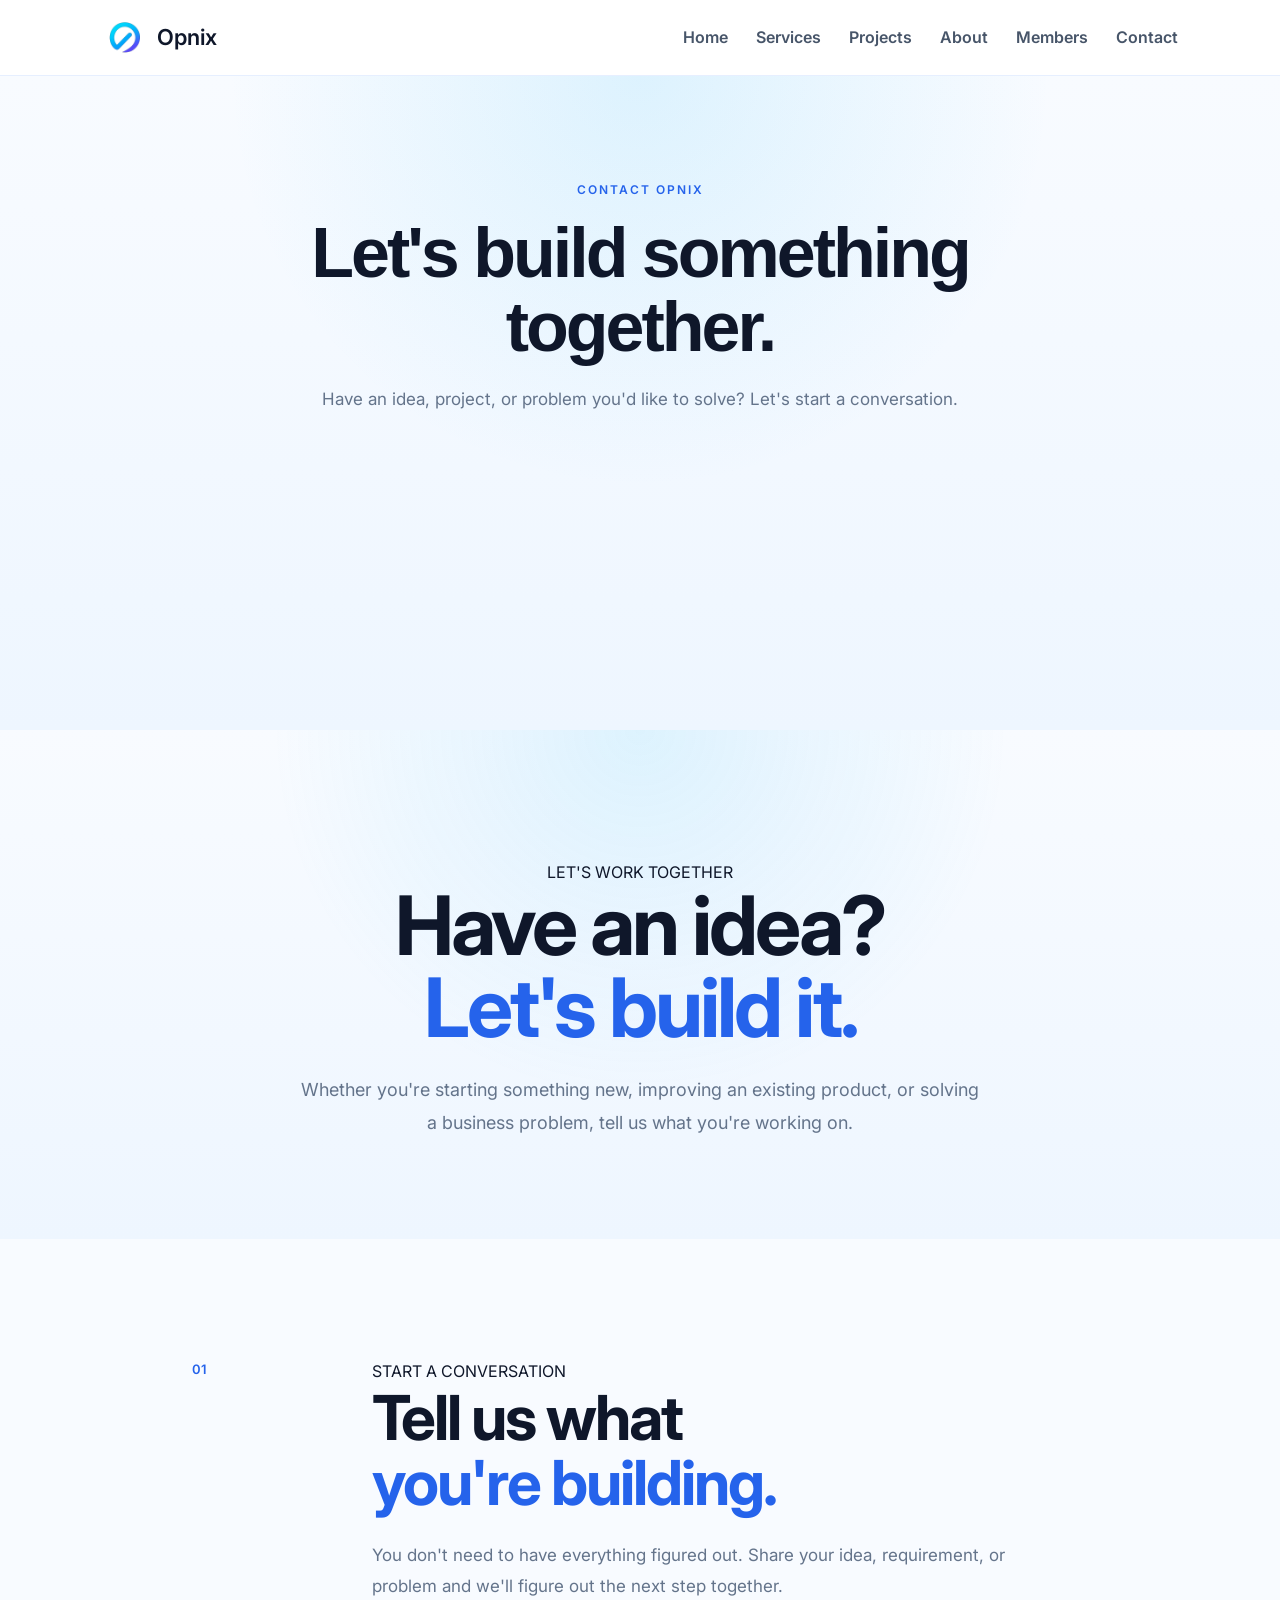
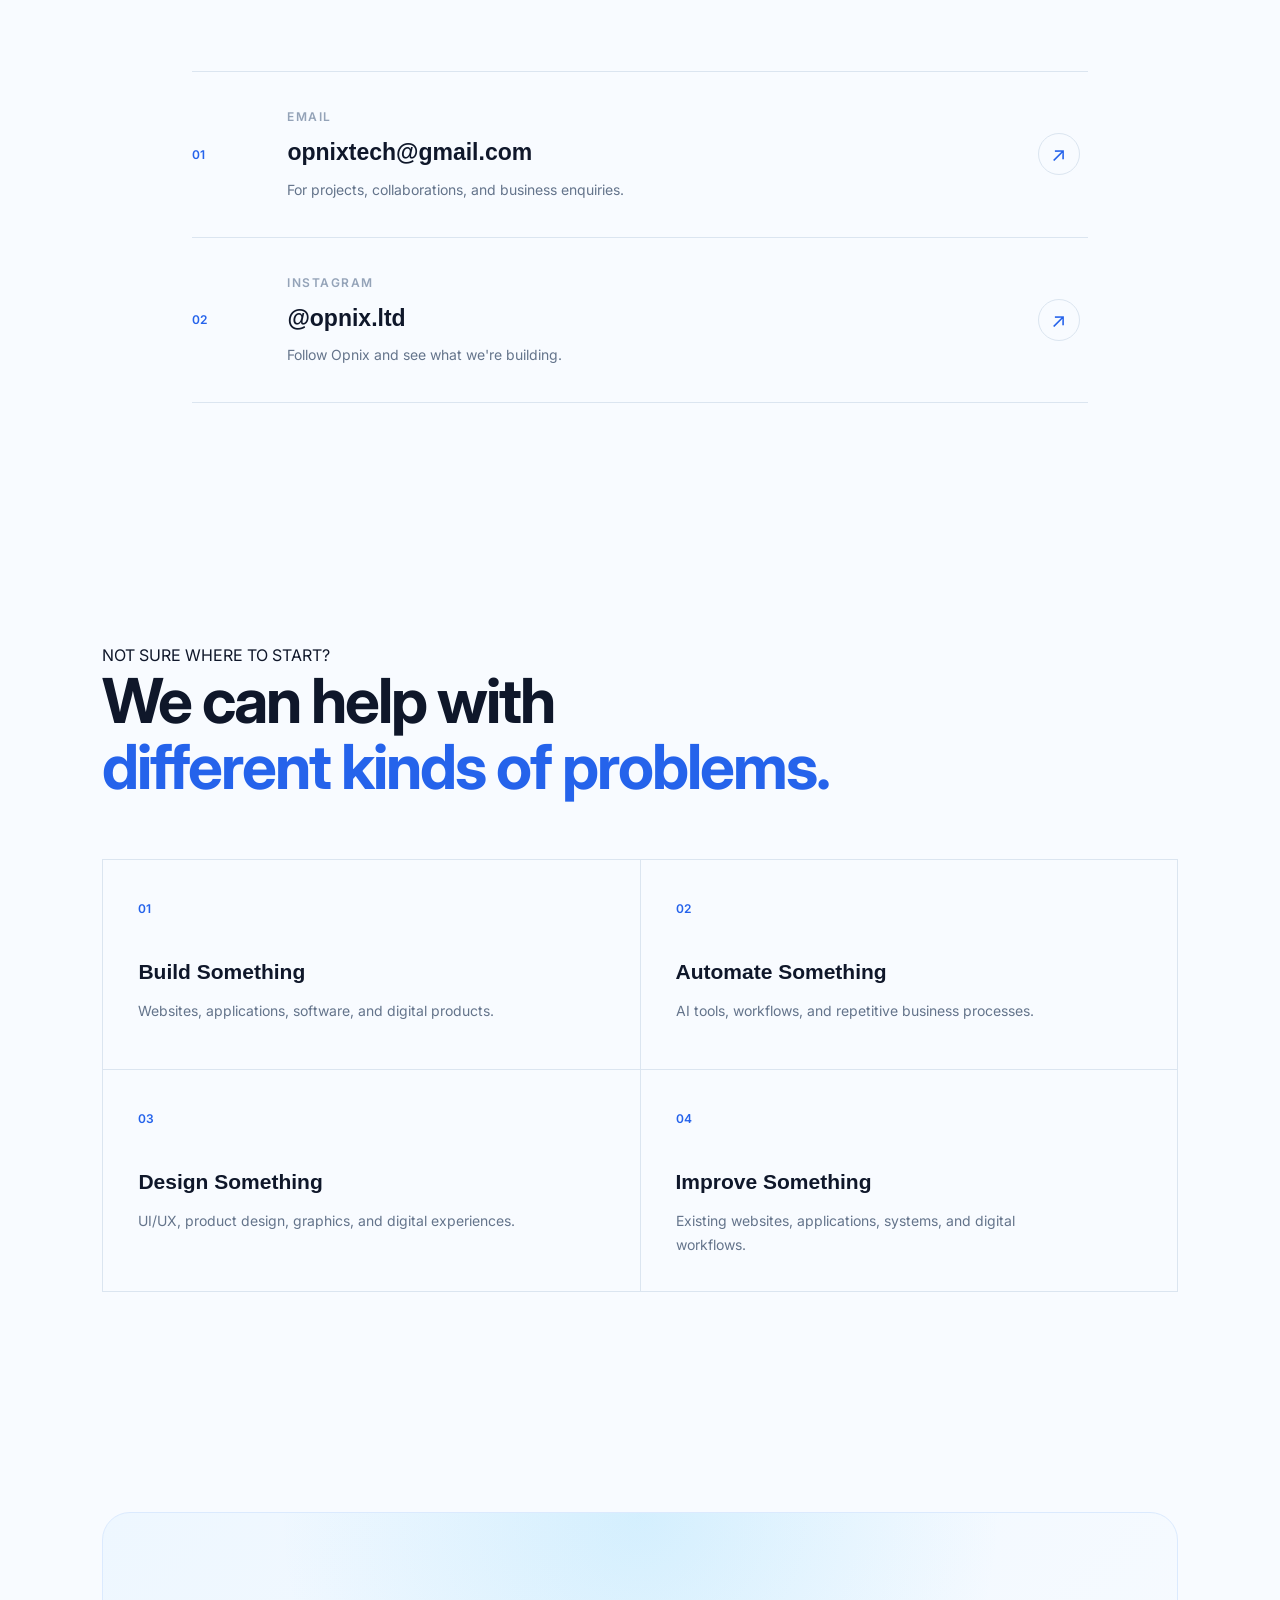
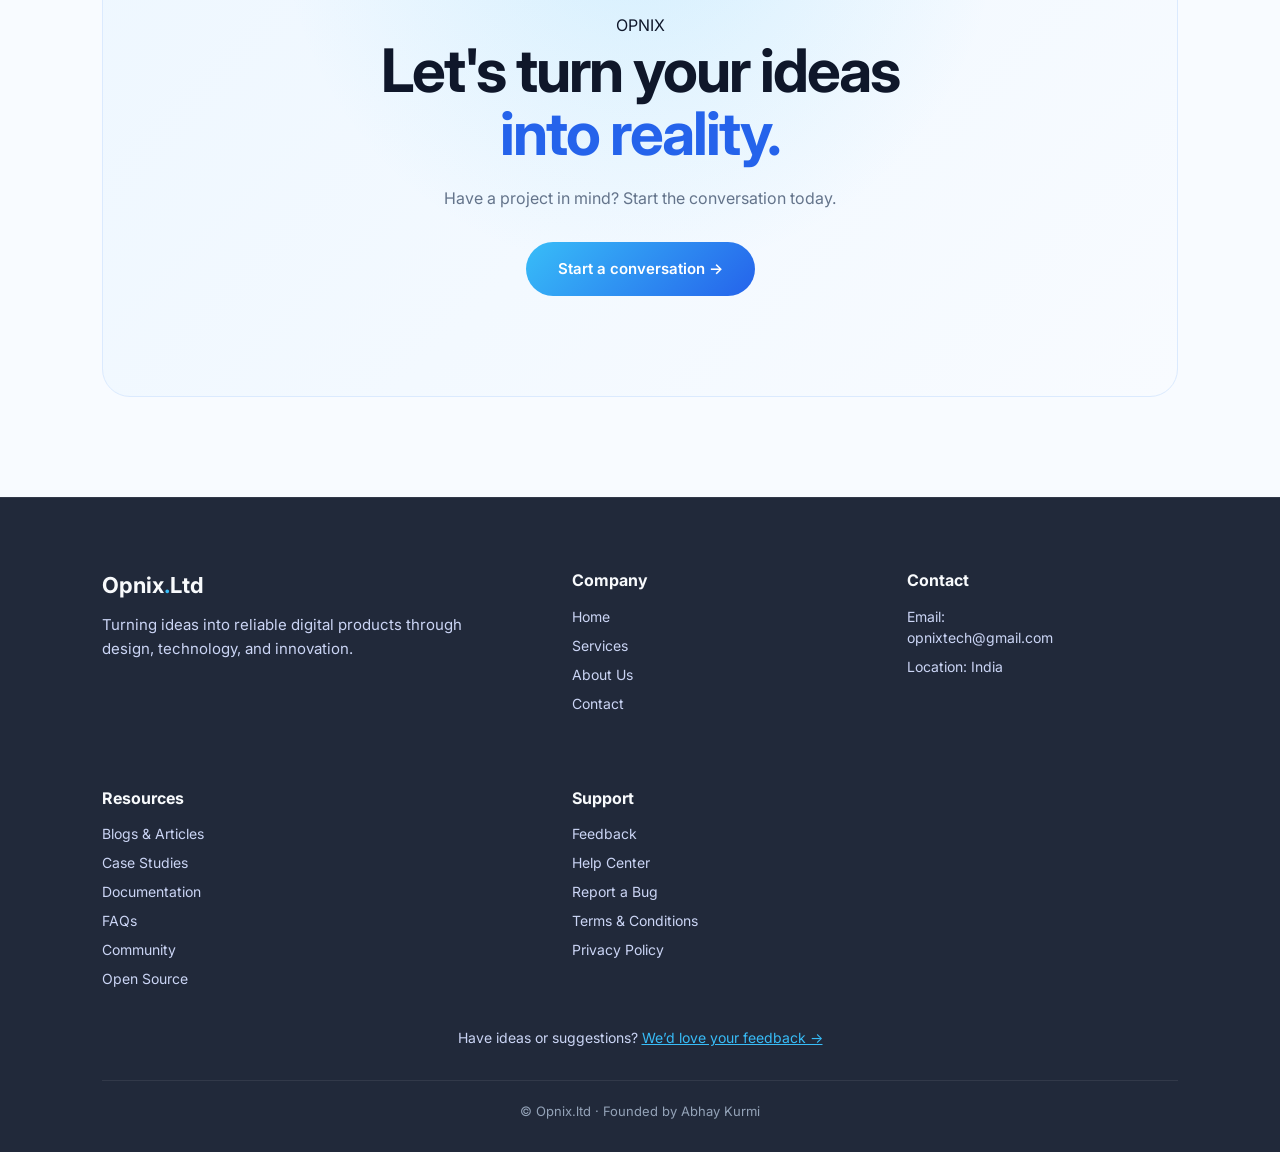
<file: contact.html>
<!DOCTYPE html>
<html lang="en">

<head>
  <meta charset="UTF-8" />
  <meta name="viewport" content="width=device-width, initial-scale=1.0" />
  <title>Opnix | Contact </title>
  <link rel="icon" type="image/png" href="img/20260211_200407.png">
  <link href="https://fonts.googleapis.com/css2?family=Inter:wght@300;400;500;600;700&display=swap" rel="stylesheet">

  <link rel="stylesheet" href="./Css/style.css">
  <link rel="stylesheet" href="./Css/contact.css">
</head>

<body>
  <nav class="navbar">

    <div class="logo-box">
      <div class="logo-img">
        <a href="./index.html">
          <img src="./img/20260211_200407.png" alt="logo">
        </a>
      </div>
      <div class="logo-name">Opnix</div>
    </div>

    <ul class="nav-links" id="navLinks">
      <li><a href="index.html">Home</a></li>
      <li><a href="services.html">Services</a></li>
      <li><a href="projects.html">Projects</a></li>
      <li><a href="about.html">About</a></li>
      <li><a href="members.html">Members</a></li>
      <li><a href="contact.html">Contact</a></li>
    </ul>

    <div class="menu-toggle" id="menuToggle">
      <span></span>
      <span></span>
      <span></span>
    </div>

  </nav>

<!-- ==================================================
     CONTACT PAGE HEADER
================================================== -->

<section class="page-header fade-in">
  <span class="section-label">CONTACT OPNIX</span>
  <h1>Let's build something together.</h1>
  <p>
    Have an idea, project, or problem you'd like to solve?
    Let's start a conversation.
  </p>
  <div class="about-animation">
    <iframe
      src="https://lottie.host/embed/b817fad8-0a6a-4c3c-aa90-992d9a53b8ac/5is4omBE7J.json"
      frameborder="0"
      allowfullscreen>
    </iframe>
  </div>

</section>


  <!-- ==================================================
     CONTACT HERO
================================================== -->

  <section class="contact-hero fade-in">

    <div class="contact-hero-content">

      <span class="section-label">LET'S WORK TOGETHER</span>

      <h1>
        Have an idea?
        <span>Let's build it.</span>
      </h1>

      <p>
        Whether you're starting something new, improving an existing
        product, or solving a business problem, tell us what you're
        working on.
      </p>

    </div>

  </section>


  <!-- ==================================================
     CONTACT MAIN
================================================== -->

  <section class="contact-main fade-in">

    <div class="contact-intro">

      <span class="contact-number">01</span>

      <div>
        <span class="section-label">START A CONVERSATION</span>

        <h2>
          Tell us what
          <span>you're building.</span>
        </h2>

        <p>
          You don't need to have everything figured out.
          Share your idea, requirement, or problem and we'll
          figure out the next step together.
        </p>
      </div>

    </div>


    <!-- CONTACT OPTIONS -->

    <div class="contact-options">

      <a href="mailto:opnixtech@gmail.com" class="contact-option">

        <div class="contact-option-number">
          01
        </div>

        <div class="contact-option-content">
          <span>Email</span>
          <h3>opnixtech@gmail.com</h3>
          <p>
            For projects, collaborations, and business enquiries.
          </p>
        </div>

        <div class="contact-option-arrow">
          ↗
        </div>

      </a>


      <a href="https://instagram.com/opnix.ltd" target="_blank" rel="noopener" class="contact-option">

        <div class="contact-option-number">
          02
        </div>

        <div class="contact-option-content">
          <span>Instagram</span>
          <h3>@opnix.ltd</h3>
          <p>
            Follow Opnix and see what we're building.
          </p>
        </div>

        <div class="contact-option-arrow">
          ↗
        </div>

      </a>

    </div>

  </section>


  <!-- ==================================================
     WHAT CAN WE HELP WITH
================================================== -->

  <section class="contact-services fade-in">

    <div class="contact-services-header">

      <span class="section-label">NOT SURE WHERE TO START?</span>

      <h2>
        We can help with
        <span>different kinds of problems.</span>
      </h2>

    </div>


    <div class="contact-service-grid">

      <div class="contact-service">
        <span>01</span>
        <h3>Build Something</h3>
        <p>
          Websites, applications, software, and digital products.
        </p>
      </div>

      <div class="contact-service">
        <span>02</span>
        <h3>Automate Something</h3>
        <p>
          AI tools, workflows, and repetitive business processes.
        </p>
      </div>

      <div class="contact-service">
        <span>03</span>
        <h3>Design Something</h3>
        <p>
          UI/UX, product design, graphics, and digital experiences.
        </p>
      </div>

      <div class="contact-service">
        <span>04</span>
        <h3>Improve Something</h3>
        <p>
          Existing websites, applications, systems, and digital workflows.
        </p>
      </div>

    </div>

  </section>


  <!-- ==================================================
     CONTACT CTA
================================================== -->

  <section class="contact-cta fade-in">

    <span class="section-label">OPNIX</span>

    <h2>
      Let's turn your ideas
      <span>into reality.</span>
    </h2>

    <p>
      Have a project in mind? Start the conversation today.
    </p>

    <a href="mailto:opnixtech@gmail.com" class="contact-cta-button">
      Start a conversation →
    </a>

  </section>
  <footer class="footer">
    <div class="footer-content">

      <!-- Brand -->
      <div class="footer-brand">
        <h3>Opnix<span>.</span>Ltd</h3>
        <p>
          Turning ideas into reliable digital products through
          design, technology, and innovation.
        </p>

        <!-- Social Media -->
        <div class="footer-socials">
          <a href="https://instagram.com/opnixtech.ltd" target="_blank" aria-label="Instagram">
            <i class="fab fa-instagram"></i>
          </a>
          <a href="https://www.linkedin.com/company/opnixtech/" target="_blank" aria-label="LinkedIn">
            <i class="fab fa-linkedin-in"></i>
          </a>
          <a href="#" target="_blank" aria-label="GitHub">
            <i class="fab fa-github"></i>
          </a>
          <a href="#" target="_blank" aria-label="Twitter">
            <i class="fab fa-x-twitter"></i>
          </a>
        </div>
      </div>

      <!-- Company -->
      <div class="footer-links">
        <h4>Company</h4>
        <a href="index.html">Home</a>
        <a href="services.html">Services</a>
        <a href="about.html">About Us</a>
        <a href="contact.html">Contact</a>
      </div>
      <!-- Contact -->
      <div class="footer-contact">
        <h4>Contact</h4>
        <p>Email: <a href="mailto:opnixtech@gmail.com">opnixtech@gmail.com</a></p>
        <p>Location: India</p>
      </div>
      <!-- Resources -->
      <div class="footer-links">
        <h4>Resources</h4>
        <a href="#">Blogs & Articles</a>
        <a href="#">Case Studies</a>
        <a href="#">Documentation</a>
        <a href="#">FAQs</a>
        <a href="#">Community</a>
        <a href="#">Open Source</a>
      </div>

      <!-- Support -->
      <div class="footer-links">
        <h4>Support</h4>
        <a href="feedback.html">Feedback</a>
        <a href="#">Help Center</a>
        <a href="#">Report a Bug</a>
        <a href="#">Terms & Conditions</a>
        <a href="#">Privacy Policy</a>
      </div>

    </div>

    <!-- Feedback CTA -->
    <div class="footer-feedback">
      <p>
        Have ideas or suggestions?
        <a href="feedback.html">We’d love your feedback →</a>
      </p>
    </div>

    <!-- Bottom -->
    <div class="footer-bottom">
      © <span id="year"></span> Opnix.ltd · Founded by Abhay Kurmi
      <br />
    </div>
  </footer>
  <script defer src="./Script.js"></script>
</body>
</body>

</html>
</file>
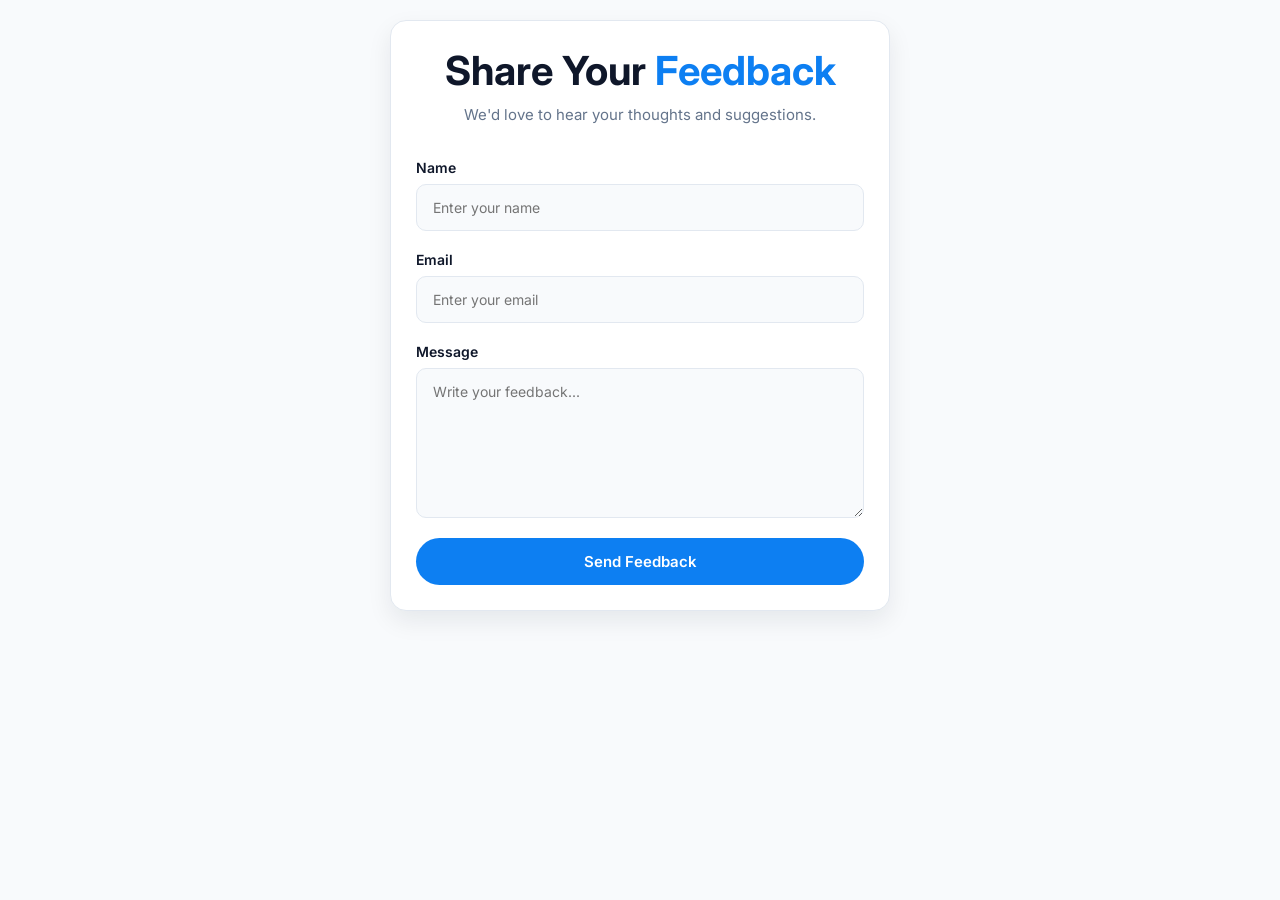
<file: Feedback.html>
<!DOCTYPE html>
<html lang="en">

<head>
    <meta charset="UTF-8">
    <meta name="viewport" content="width=device-width, initial-scale=1.0">

    <title>Opnix | Feedback</title>

    <link href="https://fonts.googleapis.com/css2?family=Inter:wght@300;400;500;600;700&display=swap" rel="stylesheet">

    <style>
        * {
            margin: 0;
            padding: 0;
            box-sizing: border-box;
        }

        body {
            font-family: "Inter", sans-serif;
            background: #f8fafc;
            color: #0f172a;
        }

        .feedback-section {
            display: flex;
            justify-content: center;
            align-items: center;
            padding: 20px;
        }

        .feedback-container {
            width: 100%;
            max-width: 500px;
            background: #ffffff;
            padding: 25px;
            border-radius: 16px;
            border: 1px solid #e2e8f0;
            box-shadow: 0 10px 25px rgba(15, 23, 42, 0.08);
        }

        .feedback-header {
            text-align: center;
            margin-bottom: 35px;
        }

        .feedback-header h1 {
            font-size: 40px;
            margin-bottom: 10px;
        }

        .feedback-header h1 span {
            color: #0d7ff2;
        }

        .feedback-header p {
            color: #64748b;
            font-size: 15px;
        }

        .feedback-form {
            display: flex;
            flex-direction: column;
            gap: 20px;
        }

        .form-group {
            display: flex;
            flex-direction: column;
            gap: 8px;
        }

        .form-group label {
            font-size: 14px;
            font-weight: 600;
        }

        .form-group input,
        .form-group textarea {
            width: 100%;
            padding: 14px 16px;
            border: 1px solid #e2e8f0;
            border-radius: 10px;
            background: #f8fafc;
            font-family: inherit;
            font-size: 14px;
            outline: none;
            transition: 0.3s ease;
        }

        .form-group input:focus,
        .form-group textarea:focus {
            background: #ffffff;
            border-color: #0d7ff2;
            box-shadow: 0 0 0 3px rgba(13, 127, 242, 0.1);
        }

        .form-group textarea {
            resize: vertical;
            min-height: 150px;
        }

        .feedback-btn {
            width: 100%;
            padding: 14px;
            border: none;
            border-radius: 50px;
            background: #0d7ff2;
            color: white;
            font-family: inherit;
            font-size: 15px;
            font-weight: 600;
            cursor: pointer;
            transition: 0.3s ease;
        }

        .feedback-btn:hover {
            background: #075fc0;
            transform: translateY(-2px);
        }

        @media (max-width: 600px) {

            .feedback-section {
                padding: 25px 15px;
            }

            .feedback-container {
                padding: 30px 20px;
                border-radius: 18px;
            }

            .feedback-header h1 {
                font-size: 32px;
            }
        }
    </style>
</head>

<body>

    <section class="feedback-section">

        <div class="feedback-container">

            <div class="feedback-header">
                <h1>Share Your <span>Feedback</span></h1>
                <p>We'd love to hear your thoughts and suggestions.</p>
            </div>


<form
  class="feedback-form"
  action="https://formspree.io/f/xppwrkyq"
  method="POST"
>

  <div class="form-group">
    <label for="name">Name</label>

    <input
      type="text"
      id="name"
      name="name"
      placeholder="Enter your name"
      required
    >
  </div>

  <div class="form-group">
    <label for="email">Email</label>

    <input
      type="email"
      id="email"
      name="email"
      placeholder="Enter your email"
      required
    >
  </div>

  <div class="form-group">
    <label for="message">Message</label>

    <textarea
      id="message"
      name="message"
      placeholder="Write your feedback..."
      required
    ></textarea>
  </div>

  <button type="submit" class="feedback-btn">
    Send Feedback
  </button>

</form>

        </div>

    </section>

</body>

</html>
</file>
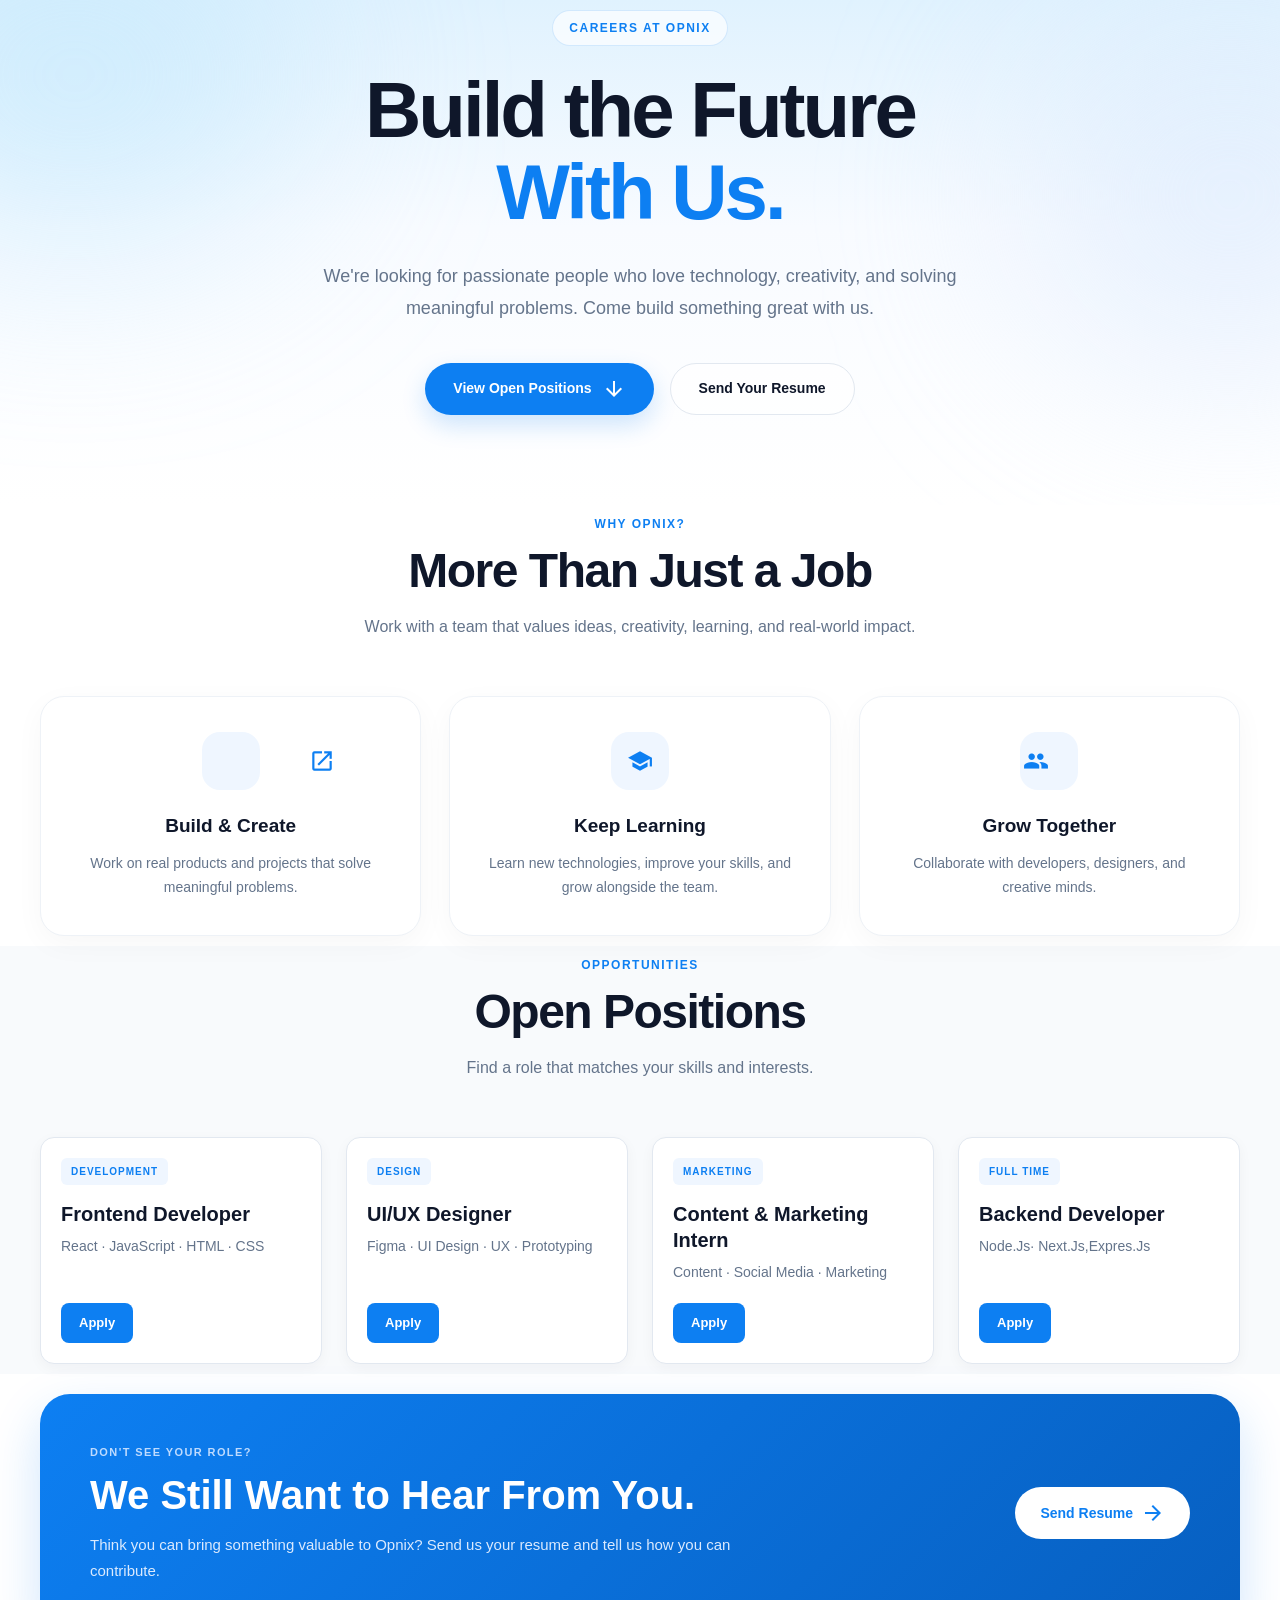
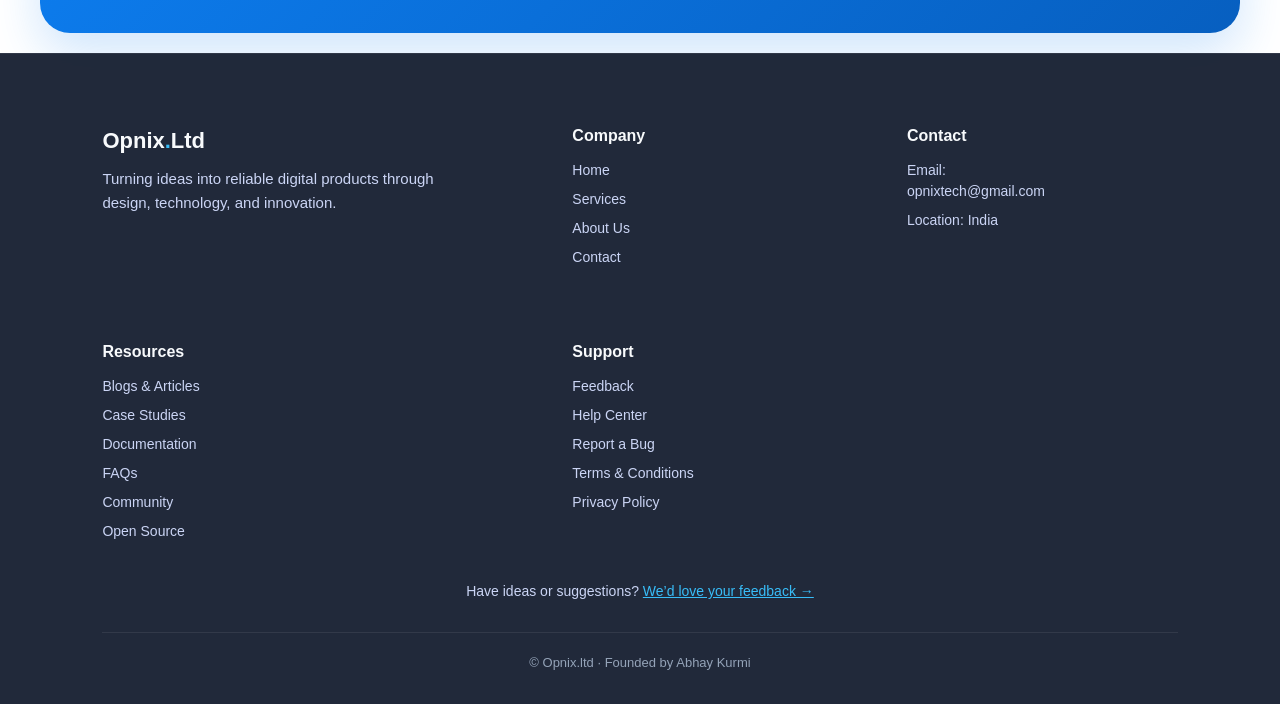
<file: join-team.html>
<!DOCTYPE html>
<html lang="en">

<head>
    <meta charset="UTF-8">
    <meta name="viewport" content="width=device-width, initial-scale=1.0">

    <title>Join Our Team | Opnix</title>

    <!-- Material Icons -->
    <link href="https://fonts.googleapis.com/icon?family=Material+Icons" rel="stylesheet">
    <link rel="stylesheet" href="./Css/style.css">
    <!-- Join Team CSS -->
    <link rel="stylesheet" href="./Css/join.css">
</head>

<body>


    <!-- =========================
         JOIN OUR TEAM
    ========================= -->

    <main>

        <section class="join-page">

            <!-- Background Glow -->
            <div class="join-glow join-glow-left"></div>
            <div class="join-glow join-glow-right"></div>

            <div class="container join-container">

                <div class="join-content">

                    <span class="join-label">
                        CAREERS AT OPNIX
                    </span>

                    <h1>
                        Build the Future
                        <span>With Us.</span>
                    </h1>

                    <p class="join-description">
                        We're looking for passionate people who love
                        technology, creativity, and solving meaningful
                        problems. Come build something great with us.
                    </p>

                    <div class="join-actions">

                        <a href="#openings" class="join-primary-btn">
                            View Open Positions
                            <span class="material-icons">
                                arrow_downward
                            </span>
                        </a>

                        <a href="mailto:your@email.com" class="join-secondary-btn">
                            Send Your Resume
                        </a>

                    </div>

                </div>

            </div>

        </section>


        <!-- =========================
             WHY JOIN US
        ========================= -->

        <section class="why-section">

            <div class="container">

                <div class="section-heading">

                    <span>WHY OPNIX?</span>

                    <h2>
                        More Than Just a Job
                    </h2>

                    <p>
                        Work with a team that values ideas, creativity,
                        learning, and real-world impact.
                    </p>

                </div>


                <div class="why-grid">

                    <div class="why-card">

                        <div class="why-icon">
                            <span class="material-icons">
                                rocket_launch
                            </span>
                        </div>

                        <h3>Build & Create</h3>

                        <p>
                            Work on real products and projects that
                            solve meaningful problems.
                        </p>

                    </div>


                    <div class="why-card">

                        <div class="why-icon">
                            <span class="material-icons">
                                school
                            </span>
                        </div>

                        <h3>Keep Learning</h3>

                        <p>
                            Learn new technologies, improve your skills,
                            and grow alongside the team.
                        </p>

                    </div>


                    <div class="why-card">

                        <div class="why-icon">
                            <span class="material-icons">
                                groups
                            </span>
                        </div>

                        <h3>Grow Together</h3>

                        <p>
                            Collaborate with developers, designers,
                            and creative minds.
                        </p>

                    </div>

                </div>

            </div>

        </section>


        <!-- =========================
             OPEN POSITIONS
        ========================= -->

        <section class="openings-section" id="openings">

            <div class="container">

                <div class="section-heading">

                    <span>OPPORTUNITIES</span>

                    <h2>
                        Open Positions
                    </h2>

                    <p>
                        Find a role that matches your skills and
                        interests.
                    </p>

                </div>


                <div class="jobs">

                    <!-- JOB 1 -->

                    <div class="job-card">

                        <div class="job-info">

                            <span class="job-type">
                                DEVELOPMENT
                            </span>

                            <h3>
                                Frontend Developer
                            </h3>

                            <p>
                                React · JavaScript · HTML · CSS
                            </p>

                        </div>

                        <a href="mailto:your@email.com?subject=Application%20-%20Frontend%20Developer"
                            class="apply-btn">
                            Apply

                        </a>

                    </div>


                    <!-- JOB 2 -->

                    <div class="job-card">

                        <div class="job-info">

                            <span class="job-type">
                                DESIGN
                            </span>

                            <h3>
                                UI/UX Designer
                            </h3>

                            <p>
                                Figma · UI Design · UX · Prototyping
                            </p>

                        </div>

                        <a href="mailto:your@email.com?subject=Application%20-%20UI%2FUX%20Designer" class="apply-btn">
                            Apply

                        </a>

                    </div>


                    <!-- JOB 3 -->

                    <div class="job-card">

                        <div class="job-info">

                            <span class="job-type">
                                MARKETING
                            </span>

                            <h3>
                                Content & Marketing Intern
                            </h3>

                            <p>
                                Content · Social Media · Marketing
                            </p>

                        </div>

                        <a href="mailto:your@email.com?subject=Application%20-%20Marketing%20Intern" class="apply-btn">
                            Apply

                        </a>

                    </div>
                    <div class="job-card">
                        <div class="job-info">
                            <span class="job-type">Full Time</span>
                            <h3>Backend Developer</h3>
                            <p>Node.Js· Next.Js,Expres.Js</p>
                        </div>
                        <a href="#" class="apply-btn">Apply </a>
                    </div>


                </div>

            </div>

        </section>


        <!-- =========================
             DON'T SEE YOUR ROLE
        ========================= -->

        <section class="general-application">

            <div class="container">

                <div class="general-card">

                    <div>

                        <span class="general-label">
                            DON'T SEE YOUR ROLE?
                        </span>

                        <h2>
                            We Still Want to Hear From You.
                        </h2>

                        <p>
                            Think you can bring something valuable to
                            Opnix? Send us your resume and tell us how
                            you can contribute.
                        </p>

                    </div>

                    <a href="mailto:your@email.com?subject=General%20Application" class="general-btn">
                        Send Resume
                        <span class="material-icons">
                            arrow_forward
                        </span>
                    </a>

                </div>

            </div>

        </section>

    </main>


    <!-- =========================
         FOOTER
    ========================= -->

    <footer class="footer">
        <div class="footer-content">

            <!-- Brand -->
            <div class="footer-brand">
                <h3>Opnix<span>.</span>Ltd</h3>
                <p>
                    Turning ideas into reliable digital products through
                    design, technology, and innovation.
                </p>

                <!-- Social Media -->
                <div class="footer-socials">
                    <a href="https://instagram.com/opnixtech.ltd" target="_blank" aria-label="Instagram">
                        <i class="fab fa-instagram"></i>
                    </a>
                    <a href="https://www.linkedin.com/company/opnixtech/" target="_blank" aria-label="LinkedIn">
                        <i class="fab fa-linkedin-in"></i>
                    </a>
                    <a href="#" target="_blank" aria-label="GitHub">
                        <i class="fab fa-github"></i>
                    </a>
                    <a href="#" target="_blank" aria-label="Twitter">
                        <i class="fab fa-x-twitter"></i>
                    </a>
                </div>
            </div>

            <!-- Company -->
            <div class="footer-links">
                <h4>Company</h4>
                <a href="index.html">Home</a>
                <a href="services.html">Services</a>
                <a href="about.html">About Us</a>
                <a href="contact.html">Contact</a>
            </div>
            <!-- Contact -->
            <div class="footer-contact">
                <h4>Contact</h4>
                <p>Email: <a href="mailto:opnixtech@gmail.com">opnixtech@gmail.com</a></p>
                <p>Location: India</p>
            </div>
            <!-- Resources -->
            <div class="footer-links">
                <h4>Resources</h4>
                <a href="/Blog/blogs.html">Blogs & Articles</a>
                <a href="#">Case Studies</a>
                <a href="#">Documentation</a>
                <a href="#">FAQs</a>
                <a href="#">Community</a>
                <a href="#">Open Source</a>
            </div>

            <!-- Support -->
            <div class="footer-links">
                <h4>Support</h4>
                <a href="feedback.html">Feedback</a>
                <a href="#">Help Center</a>
                <a href="#">Report a Bug</a>
                <a href="#">Terms & Conditions</a>
                <a href="#">Privacy Policy</a>
            </div>
        </div>

        <!-- Feedback CTA -->
        <div class="footer-feedback">
            <p>
                Have ideas or suggestions?
                <a href="feedback.html">We’d love your feedback →</a>
            </p>
        </div>

        <!-- Bottom -->
        <div class="footer-bottom">
            © <span id="year"></span> Opnix.ltd · Founded by Abhay Kurmi
            <br />
        </div>
    </footer>
</body>

</html>
</file>
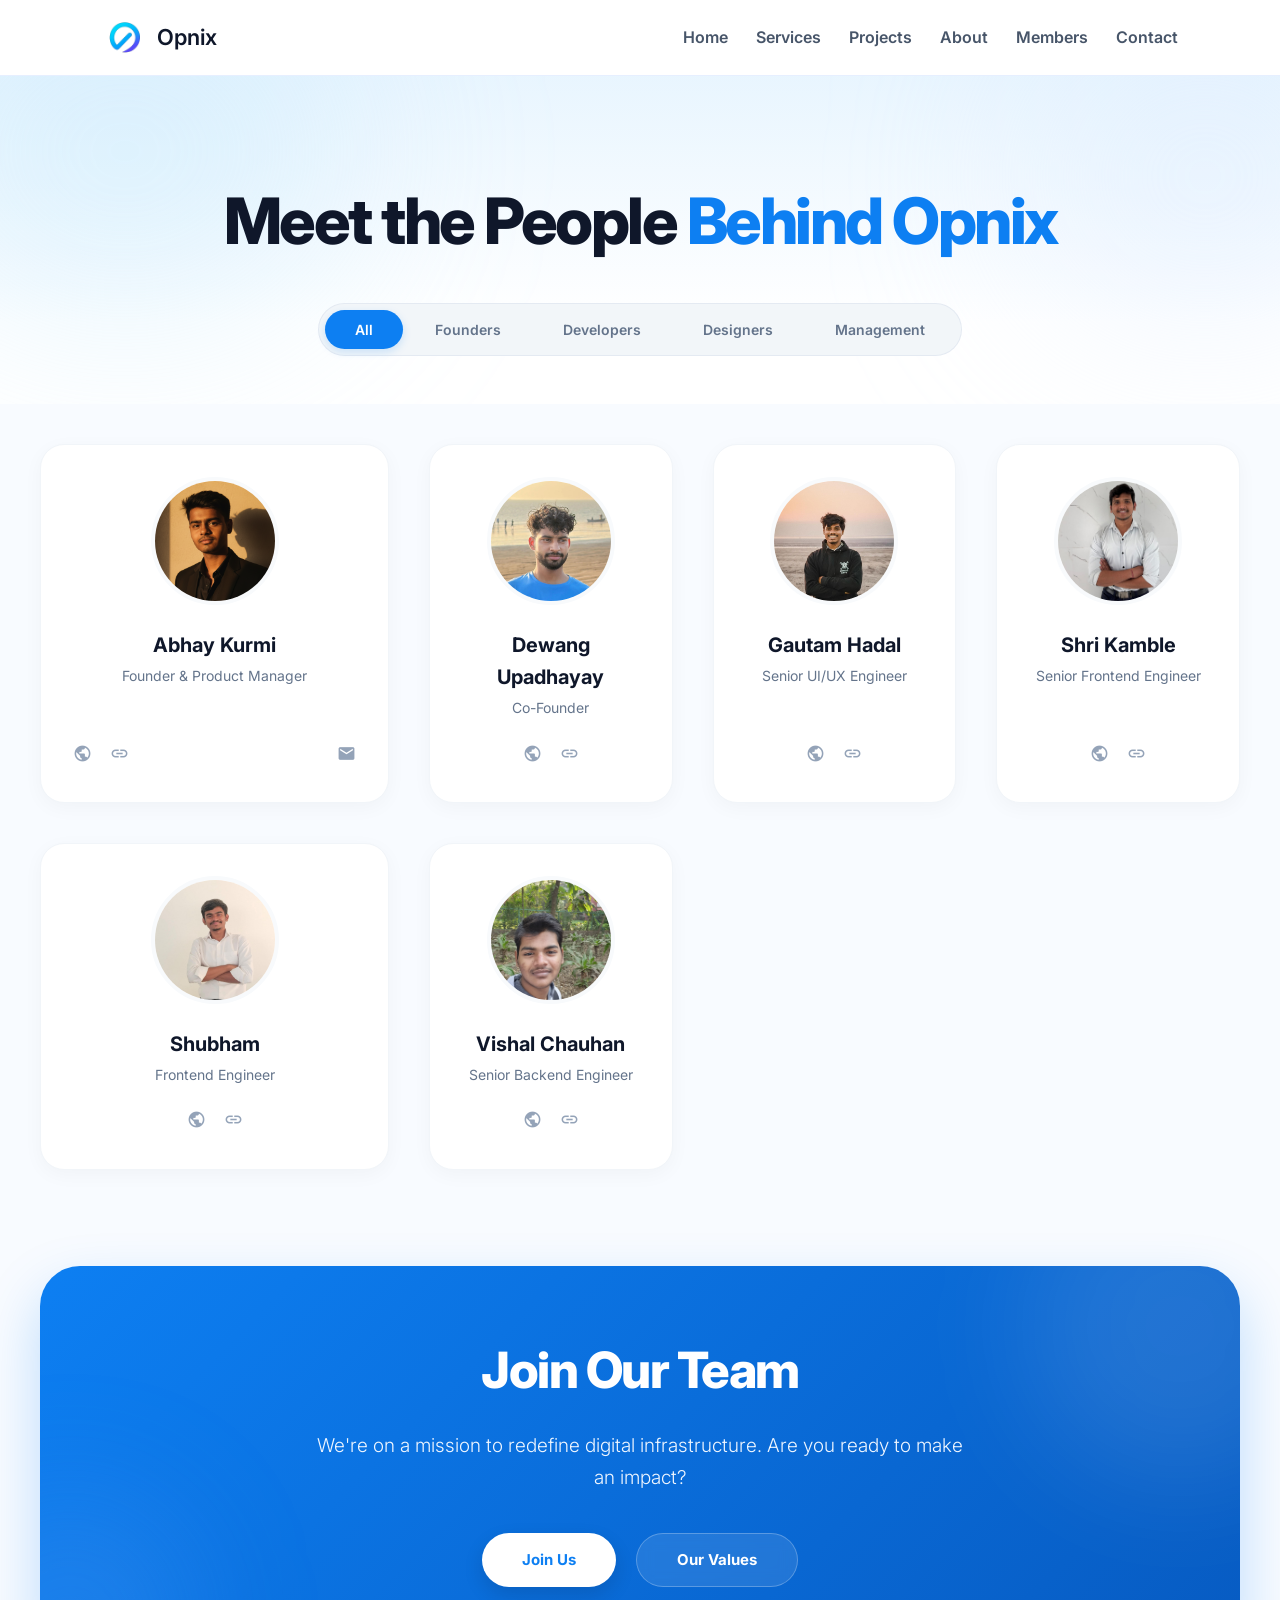
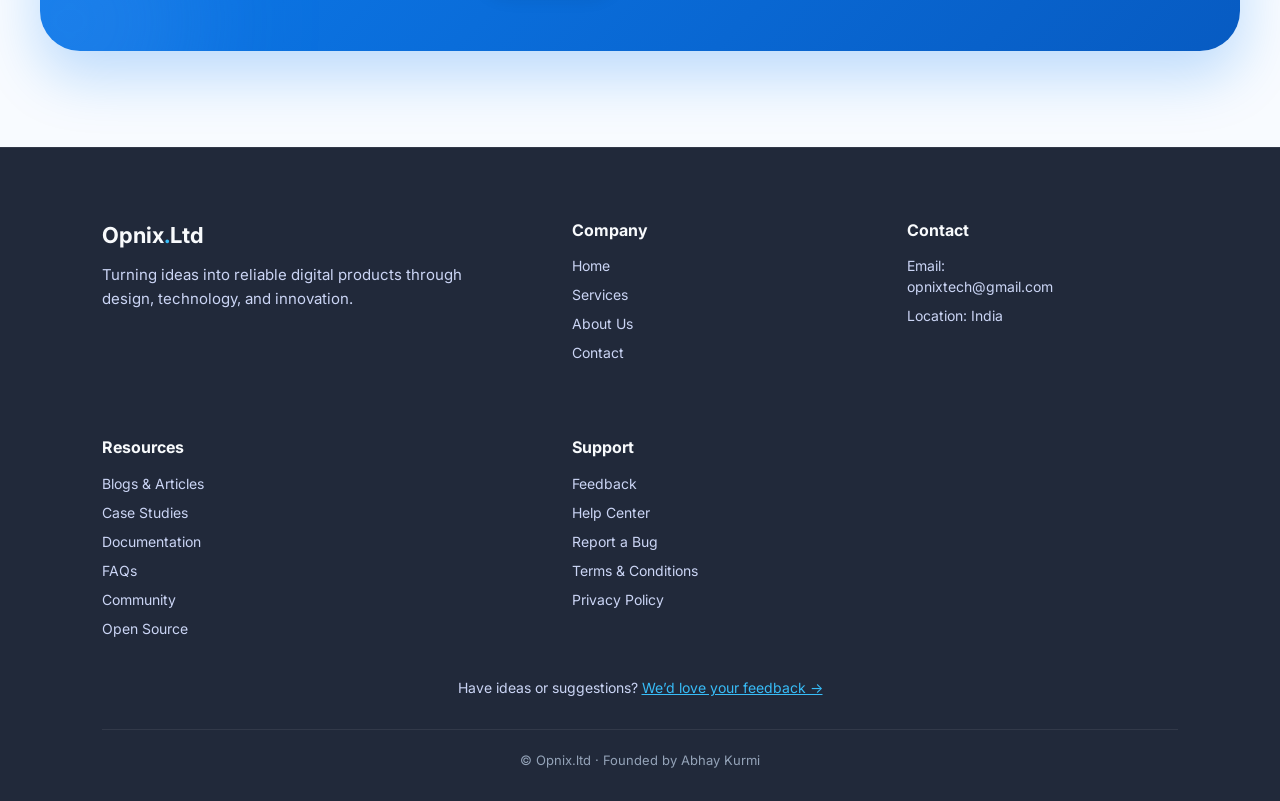
<file: members.html>
<!DOCTYPE html>
<html lang="en">

<head>
    <meta charset="UTF-8">
    <meta name="viewport" content="width=device-width, initial-scale=1.0">
    <title>Opnix | Meet the Team</title>
<link rel="icon" type="image/png" href="img/20260211_200407.png">
    <!-- Google Fonts -->
    <link href="https://fonts.googleapis.com/css2?family=Inter:wght@300;400;500;600;700&display=swap" rel="stylesheet">

    <!-- Material Icons -->
    <link href="https://fonts.googleapis.com/icon?family=Material+Icons" rel="stylesheet">

    <link rel="stylesheet" href="./Css/style.css">
    <link rel="stylesheet" href="./Css/members.css">
</head>

<body>

    <!-- ================= NAVBAR ================= -->
 <nav class="navbar">

    <div class="logo-box">
     <div class="logo-img">
  <a href="./index.html">
    <img src="./img/20260211_200407.png" alt="logo">
  </a>
</div>
      <div class="logo-name">Opnix</div>
    </div>

    <ul class="nav-links" id="navLinks">
      <li><a href="index.html">Home</a></li>
      <li><a href="services.html">Services</a></li>
      <li><a href="projects.html">Projects</a></li>
      <li><a href="about.html">About</a></li>
      <li><a href="members.html">Members</a></li>
      <li><a href="contact.html">Contact</a></li>
    </ul>

    <div class="menu-toggle" id="menuToggle">
      <span></span>
      <span></span>
      <span></span>
    </div>

  </nav>

    <!-- ================= HERO ================= -->
    <header class="hero">

        <div class="hero-glow hero-glow-left"></div>
        <div class="hero-glow hero-glow-right"></div>

        <div class="container hero-content">

            <h1>
                Meet the People
                <span>Behind Opnix</span>
            </h1>

            <div class="filter-tabs">

                <button class="filter-btn active" data-filter="all">
                    All
                </button>

                <button class="filter-btn" data-filter="founders">
                    Founders
                </button>

                <button class="filter-btn" data-filter="developers">
                    Developers
                </button>

                <button class="filter-btn" data-filter="designers">
                    Designers
                </button>

                <button class="filter-btn" data-filter="management">
                    Management
                </button>

            </div>

        </div>
    </header>


    <!-- ================= TEAM ================= -->
    <main class="container team-section">

        <div class="team-grid">

            <!-- Abhay Kurmi-->
            <article class="team-card" data-category="founders management">

                <div class="profile-image">
                    <img src="./members-photos/Founder.jpg"
                        alt="Abhay Kurmi">
                </div>

                <h3>Abhay Kurmi</h3>
                <p>Founder &amp; Product Manager</p>

                <div class="social-links">
                    <a href="#" aria-label="Social link">
                        <span class="material-icons">public</span>
                    </a>
                    <a href="#" aria-label="Social link">
                        <span class="material-icons">link</span>
                    </a>
                    <a href="#" aria-label="Social link">
                        <span class="material-icons">alternate_email</span>
                    </a>
                </div>

            </article>


            <!-- Dewang Upadhayay-->
            <article class="team-card" data-category=" management">

                <div class="profile-image">
                    <img src="./members-photos/Co-founder.jpg"
                        alt="Dewang Upadhayay">
                </div>

                <h3>Dewang Upadhayay</h3>
                <p>Co-Founder</p>

                <div class="social-links">
                    <a href="#"><span class="material-icons">public</span></a>
                    <a href="#"><span class="material-icons">link</span></a>
                </div>

            </article>


            <!-- Gautam-->
            <article class="team-card" data-category="designers">

                <div class="profile-image">
                    <img src="./members-photos/Gautam.jpg"
                        alt="Gautam Hadal">
                </div>

                <h3>Gautam Hadal</h3>
                <p>Senior UI/UX Engineer</p>

                <div class="social-links">
                    <a href="#"><span class="material-icons">public</span></a>
                    <a href="#"><span class="material-icons">link</span></a>
                </div>

            </article>


            <!--Shri-->
            <article class="team-card" data-category="developers">

                <div class="profile-image">
                    <img src="./members-photos/shri.jpg"
                        alt="Shri Kamble">
                </div>

                <h3>Shri Kamble</h3>
                <p>Senior Frontend Engineer</p>

                <div class="social-links">
                    <a href="#"><span class="material-icons">public</span></a>
                    <a href="#"><span class="material-icons">link</span></a>
                </div>

            </article>


            <!-- shubham-->
            <article class="team-card" data-category="developers">

                <div class="profile-image">
                    <img src="./members-photos/shubham.jpg"
                        alt="Shubham">
                </div>

                <h3>Shubham</h3>
                <p>Frontend Engineer</p>

                <div class="social-links">
                    <a href="#"><span class="material-icons">public</span></a>
                    <a href="#"><span class="material-icons">link</span></a>
                </div>

            </article>


            <!-- Vishal -->
            <article class="team-card" data-category="developers">

                <div class="profile-image">
                    <img src="./members-photos/Vishal.jpg"
                        alt="Amelia Grey">
                </div>

                <h3>Vishal Chauhan</h3>
                <p>Senior Backend Engineer</p>

                <div class="social-links">
                    <a href="#"><span class="material-icons">public</span></a>
                    <a href="#"><span class="material-icons">link</span></a>
                </div>

            </article>

        </div>


    </main>


    <!-- ================= CTA ================= -->
    <section class="cta-section container">

        <div class="cta">

            <div class="cta-content">

                <h2>Join Our Team</h2>

                <p>
                    We're on a mission to redefine digital infrastructure.
                    Are you ready to make an impact?
                </p>

                <div class="cta-buttons">
                    <a href="/join-team.html" class="btn-white">
                        Join Us
                    </a>

                    <button class="btn-outline">
                        Our Values
                    </button>
                </div>

            </div>

            <div class="cta-circle circle-right"></div>
            <div class="cta-circle circle-left"></div>

        </div>

    </section>


    <footer class="footer">
        <div class="footer-content">

            <!-- Brand -->
            <div class="footer-brand">
                <h3>Opnix<span>.</span>Ltd</h3>
                <p>
                    Turning ideas into reliable digital products through
                    design, technology, and innovation.
                </p>

                <!-- Social Media -->
                <div class="footer-socials">
                    <a href="https://instagram.com/opnixtech.ltd" target="_blank" aria-label="Instagram">
                        <i class="fab fa-instagram"></i>
                    </a>
                    <a href="https://www.linkedin.com/company/opnixtech/" target="_blank" aria-label="LinkedIn">
                        <i class="fab fa-linkedin-in"></i>
                    </a>
                    <a href="#" target="_blank" aria-label="GitHub">
                        <i class="fab fa-github"></i>
                    </a>
                    <a href="#" target="_blank" aria-label="Twitter">
                        <i class="fab fa-x-twitter"></i>
                    </a>
                </div>
            </div>

            <!-- Company -->
            <div class="footer-links">
                <h4>Company</h4>
                <a href="index.html">Home</a>
                <a href="services.html">Services</a>
                <a href="about.html">About Us</a>
                <a href="contact.html">Contact</a>
            </div>
            <!-- Contact -->
            <div class="footer-contact">
                <h4>Contact</h4>
                <p>Email: <a href="mailto:opnixtech@gmail.com">opnixtech@gmail.com</a></p>
                <p>Location: India</p>
            </div>

            <!-- Resources -->
            <div class="footer-links">
                <h4>Resources</h4>
                <a href="#">Blogs & Articles</a>
                <a href="#">Case Studies</a>
                <a href="#">Documentation</a>
                <a href="#">FAQs</a>
                <a href="#">Community</a>
                <a href="#">Open Source</a>
            </div>

            <!-- Support -->
            <div class="footer-links">
                <h4>Support</h4>
                <a href="feedback.html">Feedback</a>
                <a href="#">Help Center</a>
                <a href="#">Report a Bug</a>
                <a href="#">Terms & Conditions</a>
                <a href="#">Privacy Policy</a>
            </div>

        </div>

        <!-- Feedback CTA -->
        <div class="footer-feedback">
            <p>
                Have ideas or suggestions?
                <a href="feedback.html">We’d love your feedback →</a>
            </p>
        </div>

        <!-- Bottom -->
        <div class="footer-bottom">
            © <span id="year"></span> Opnix.ltd · Founded by Abhay Kurmi
            <br />
        </div>
    </footer>

    <script defer src="./Script.js"></script>

</body>

</html>
</file>
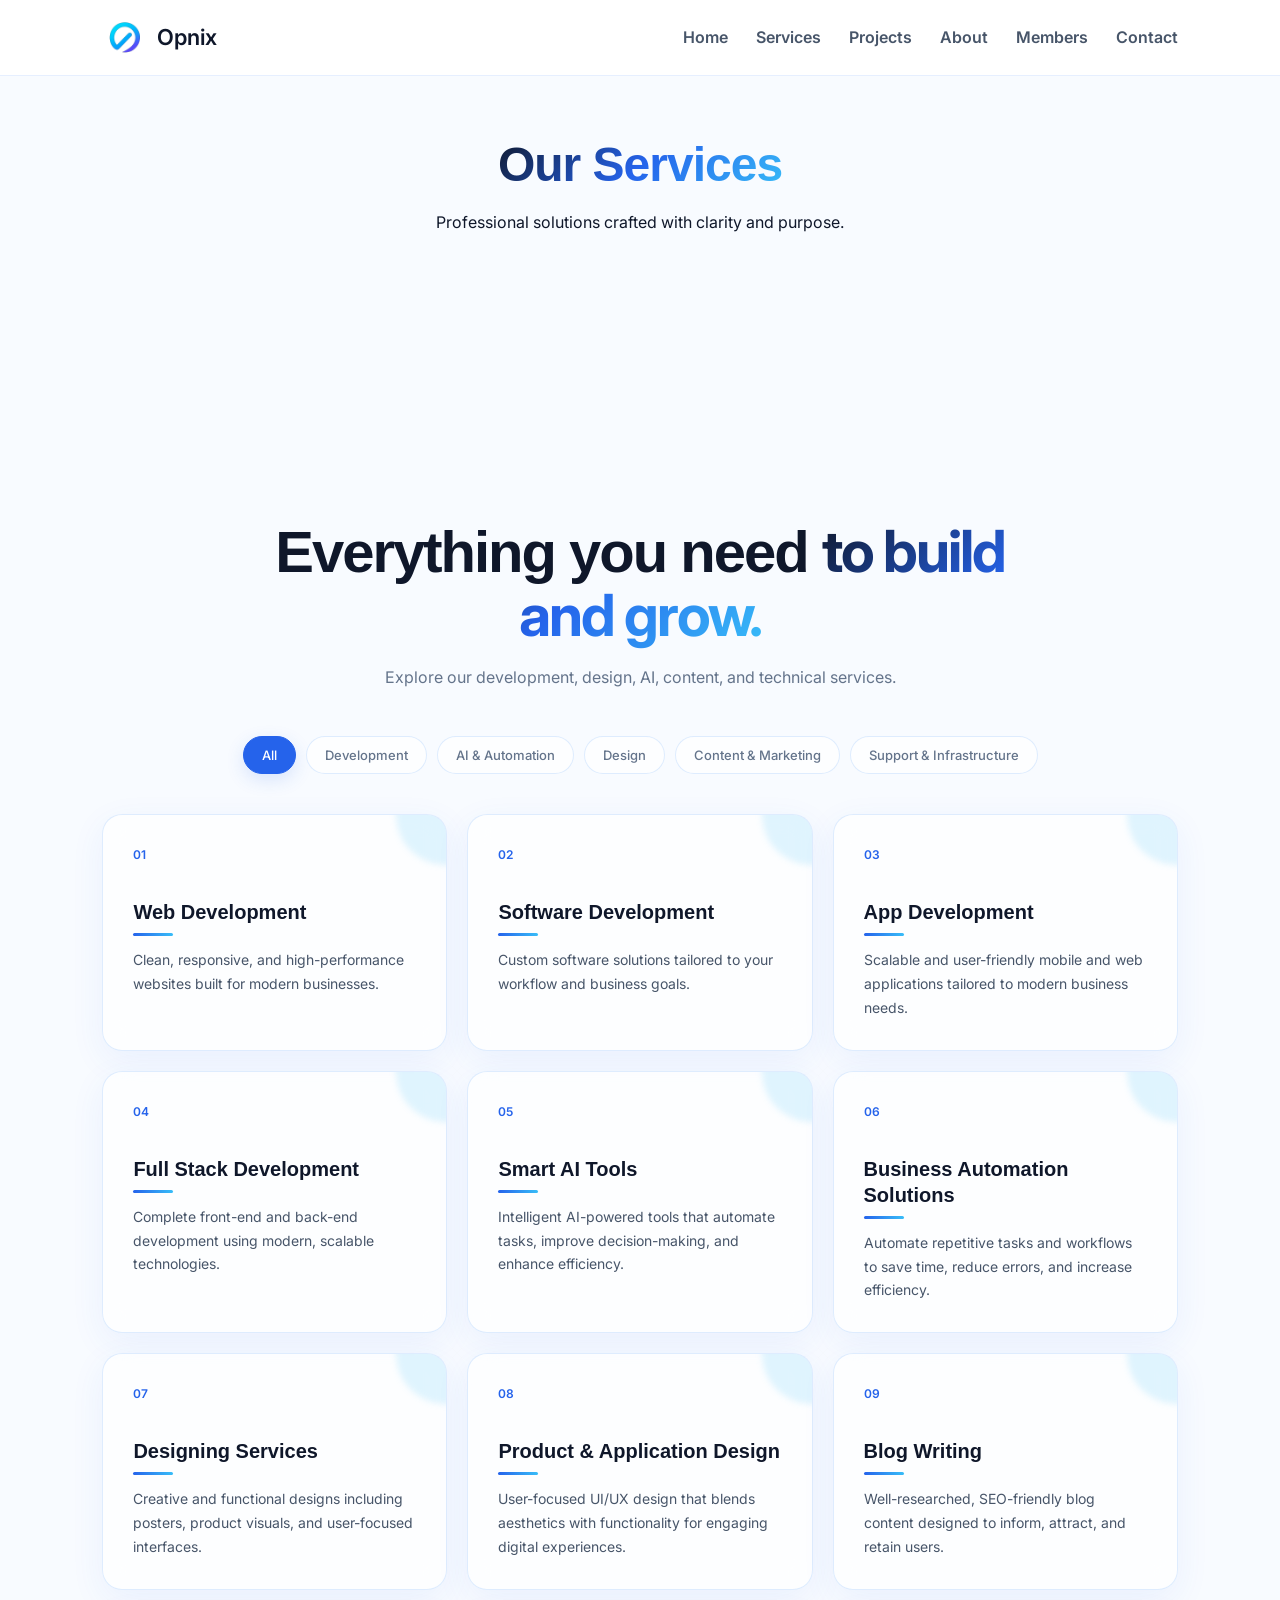
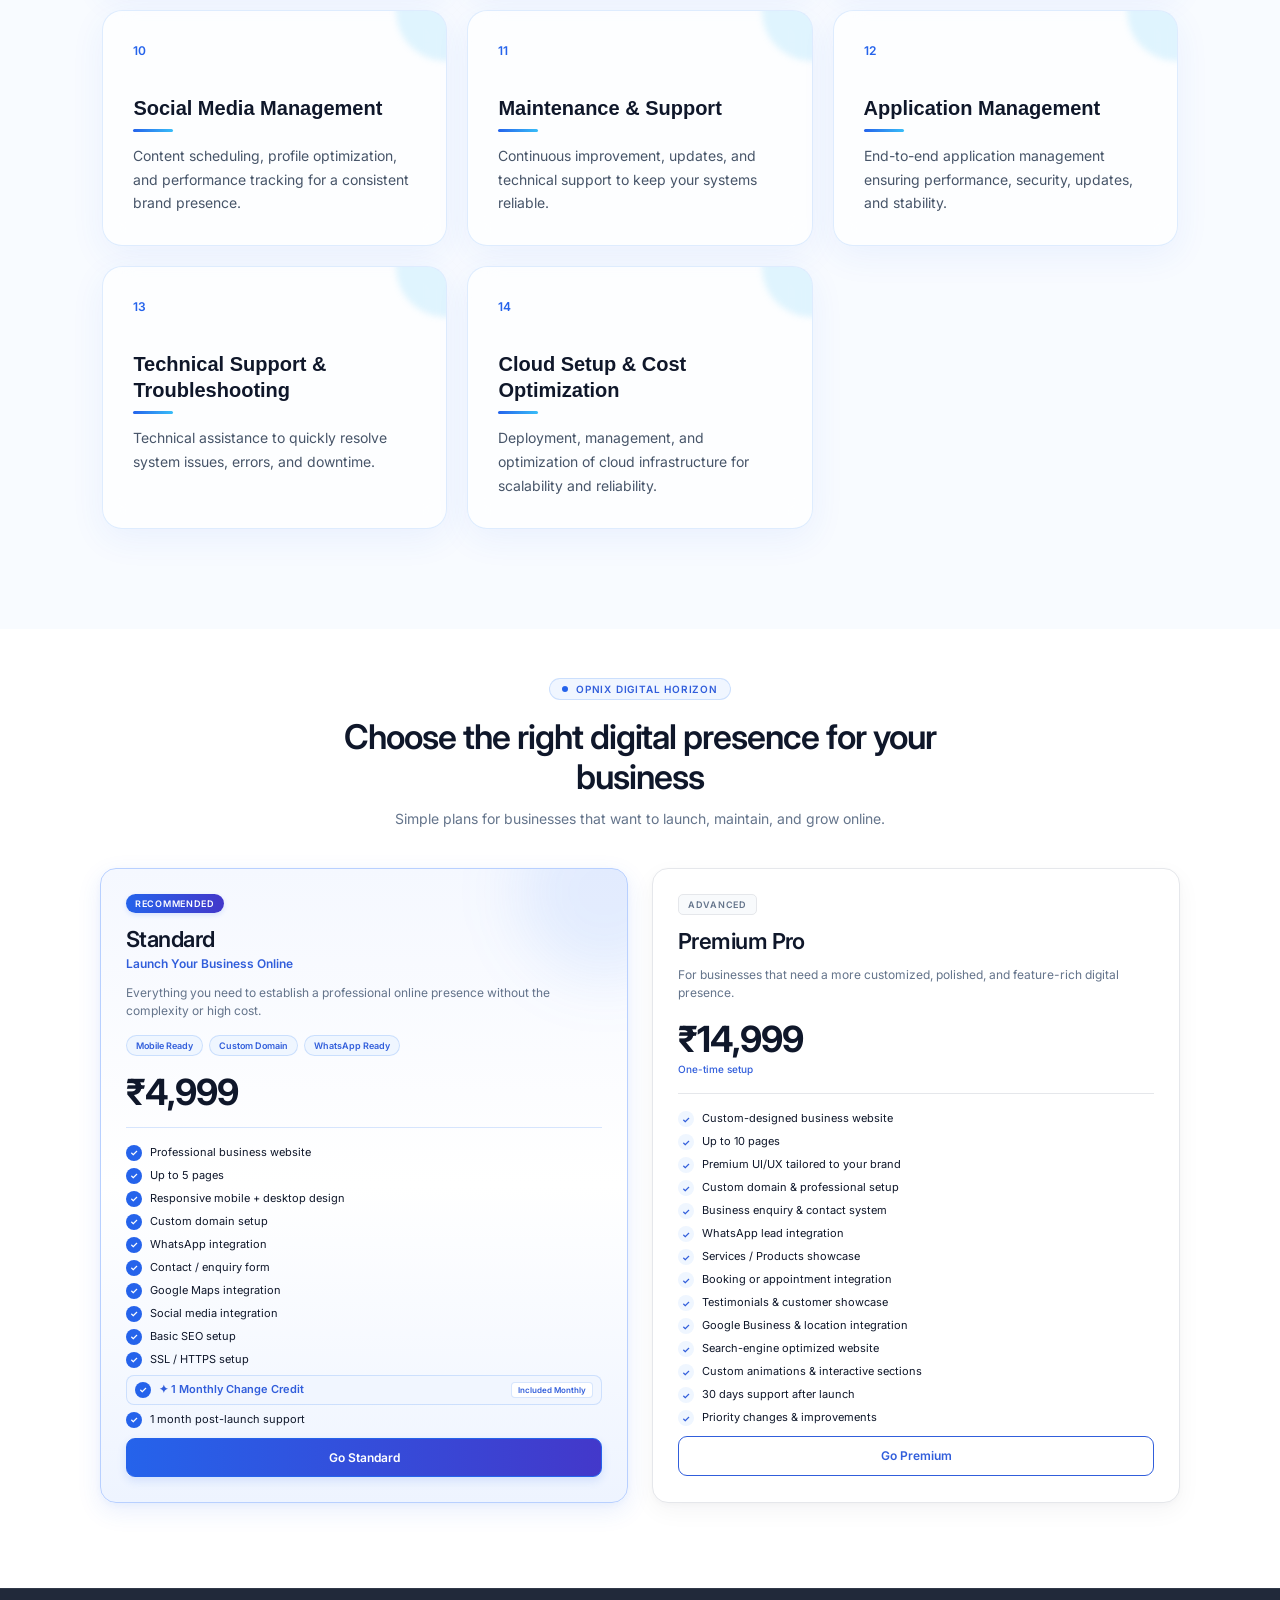
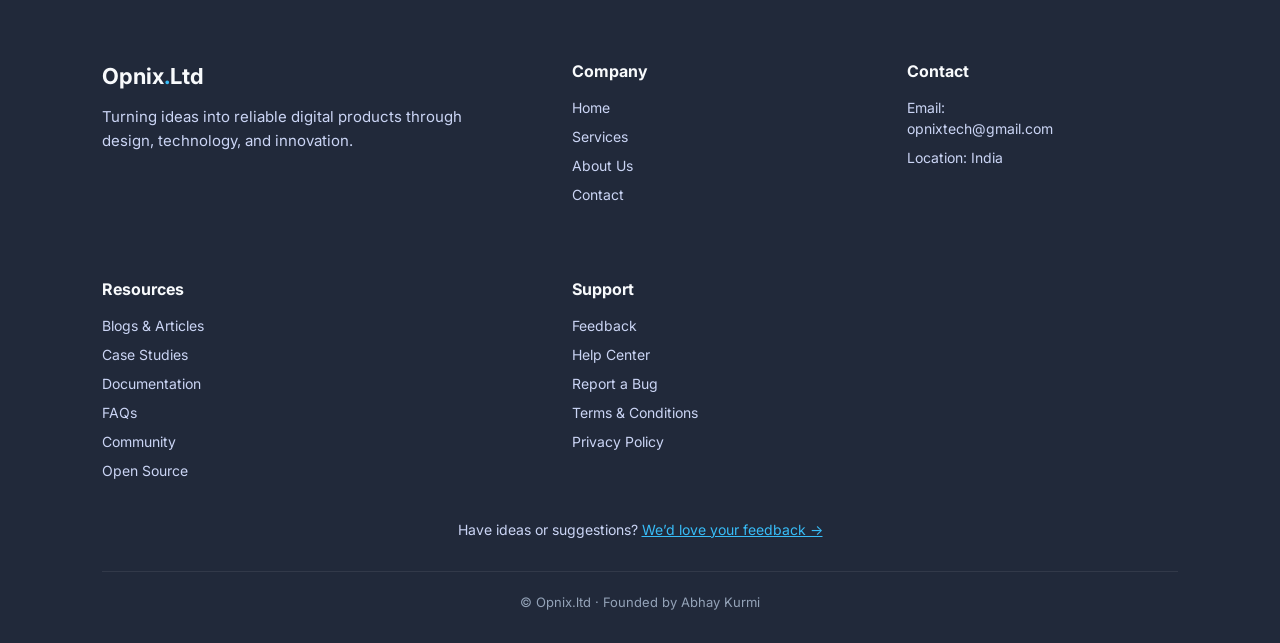
<file: services.html>
<!DOCTYPE html>
<html lang="en">
<head>
  <meta charset="UTF-8" />
  <meta name="viewport" content="width=device-width, initial-scale=1.0"/>
  <title>Opnix | Services </title>
  <link rel="icon" type="image/png" href="img/20260211_200407.png">
  <link href="https://fonts.googleapis.com/css2?family=Inter:wght@300;400;500;600;700&display=swap" rel="stylesheet">

   <link rel="stylesheet" href="./Css/style.css">
   <link rel="stylesheet" href="./Css/services2.css">
   <link rel="stylesheet" href="./Css/Plans.css">
  <script defer src="./Script.js"></script>
</head>
<body>

<nav class="navbar">

  <div class="logo-box">
    <div class="logo-img">
  <a href="./index.html">
    <img src="./img/20260211_200407.png" alt="logo">
  </a>
</div>
    <div class="logo-name">Opnix</div>
  </div>

  <ul class="nav-links" id="navLinks">
    <li><a href="index.html">Home</a></li>
    <li><a href="services.html">Services</a></li>
    <li><a href="projects.html">Projects</a></li>
    <li><a href="about.html">About</a></li>
    <li><a href="members.html">Members</a></li>
    <li><a href="contact.html">Contact</a></li>
  </ul>

<div class="menu-toggle" id="menuToggle">
  <span></span>
  <span></span>
  <span></span>
</div>
</nav>

<section class="page-header fade-in">
<h1>Our Services</h1>
  <p>Professional solutions crafted with clarity and purpose.</p>
  <div class="header-animation">
    <iframe
      src="https://lottie.host/embed/579f2ea9-74a3-4f88-b0c9-357e298f9bc3/jy21cgeTAN.json"
      frameborder="0"
      allowfullscreen>
    </iframe>
  </div>
</section>


<!-- ==================================================
     OPNIX — SERVICES
================================================== -->

<section class="services">

  <div class="services-header">
   

    <h2>
      Everything you need
      <span>to build and grow.</span>
    </h2>

    <p>
      Explore our development, design, AI, content, and
      technical services.
    </p>
  </div>


  <!-- SERVICE CATEGORIES -->

  <div class="service-tabs">

    <button class="service-tab active" data-category="all">
      All
    </button>

    <button class="service-tab" data-category="development">
      Development
    </button>

    <button class="service-tab" data-category="ai">
      AI & Automation
    </button>

    <button class="service-tab" data-category="design">
      Design
    </button>

    <button class="service-tab" data-category="content">
      Content & Marketing
    </button>

    <button class="service-tab" data-category="support">
      Support & Infrastructure
    </button>

  </div>


  <!-- SERVICE CARDS -->

  <div class="service-grid">

    <!-- DEVELOPMENT -->

    <div class="service-card fade-in" data-category="development">
      <span class="service-number">01</span>

      <h3>Web Development</h3>

      <p>
        Clean, responsive, and high-performance websites
        built for modern businesses.
      </p>
    </div>


    <div class="service-card fade-in" data-category="development">
      <span class="service-number">02</span>

      <h3>Software Development</h3>

      <p>
        Custom software solutions tailored to your
        workflow and business goals.
      </p>
    </div>


    <div class="service-card fade-in" data-category="development">
      <span class="service-number">03</span>

      <h3>App Development</h3>

      <p>
        Scalable and user-friendly mobile and web
        applications tailored to modern business needs.
      </p>
    </div>


    <div class="service-card fade-in" data-category="development">
      <span class="service-number">04</span>

      <h3>Full Stack Development</h3>

      <p>
        Complete front-end and back-end development
        using modern, scalable technologies.
      </p>
    </div>


    <!-- AI & AUTOMATION -->

    <div class="service-card fade-in" data-category="ai">
      <span class="service-number">05</span>

      <h3>Smart AI Tools</h3>

      <p>
        Intelligent AI-powered tools that automate tasks,
        improve decision-making, and enhance efficiency.
      </p>
    </div>


    <div class="service-card fade-in" data-category="ai">
      <span class="service-number">06</span>

      <h3>Business Automation Solutions</h3>

      <p>
        Automate repetitive tasks and workflows to save
        time, reduce errors, and increase efficiency.
      </p>
    </div>


    <!-- DESIGN -->

    <div class="service-card fade-in" data-category="design">
      <span class="service-number">07</span>

      <h3>Designing Services</h3>

      <p>
        Creative and functional designs including posters,
        product visuals, and user-focused interfaces.
      </p>
    </div>


    <div class="service-card fade-in" data-category="design">
      <span class="service-number">08</span>

      <h3>Product & Application Design</h3>

      <p>
        User-focused UI/UX design that blends aesthetics
        with functionality for engaging digital experiences.
      </p>
    </div>


    <!-- CONTENT & MARKETING -->

    <div class="service-card fade-in" data-category="content">
      <span class="service-number">09</span>

      <h3>Blog Writing</h3>

      <p>
        Well-researched, SEO-friendly blog content designed
        to inform, attract, and retain users.
      </p>
    </div>


    <div class="service-card fade-in" data-category="content">
      <span class="service-number">10</span>

      <h3>Social Media Management</h3>

      <p>
        Content scheduling, profile optimization, and
        performance tracking for a consistent brand presence.
      </p>
    </div>


    <!-- SUPPORT & INFRASTRUCTURE -->

    <div class="service-card fade-in" data-category="support">
      <span class="service-number">11</span>

      <h3>Maintenance & Support</h3>

      <p>
        Continuous improvement, updates, and technical
        support to keep your systems reliable.
      </p>
    </div>


    <div class="service-card fade-in" data-category="support">
      <span class="service-number">12</span>

      <h3>Application Management</h3>

      <p>
        End-to-end application management ensuring
        performance, security, updates, and stability.
      </p>
    </div>


    <div class="service-card fade-in" data-category="support">
      <span class="service-number">13</span>

      <h3>Technical Support & Troubleshooting</h3>

      <p>
        Technical assistance to quickly resolve system
        issues, errors, and downtime.
      </p>
    </div>


    <div class="service-card fade-in" data-category="support">
      <span class="service-number">14</span>

      <h3>Cloud Setup & Cost Optimization</h3>

      <p>
        Deployment, management, and optimization of cloud
        infrastructure for scalability and reliability.
      </p>
    </div>

  </div>

</section>

<section class="pricing-section">
    <div class="pricing-container">

      <div class="pricing-header">
        <div class="pricing-eyebrow">
          <span class="pricing-eyebrow-dot"></span>
          <span>OPNIX DIGITAL HORIZON</span>
        </div>

        <h2>Choose the right digital presence for your business</h2>

        <p>
          Simple plans for businesses that want to launch, maintain, and grow online.
        </p>
      </div>

      <div class="pricing-grid">

        <!-- STANDARD -->
        <div class="pricing-card pricing-card--standard">

          <div class="pricing-badge pricing-badge--recommended">
            RECOMMENDED
          </div>

          <h3>Standard</h3>
          <p class="pricing-tagline">Launch Your Business Online</p>

          <p class="pricing-description">
            Everything you need to establish a professional online presence
            without the complexity or high cost.
          </p>

          <div class="pricing-chips">
            <span>Mobile Ready</span>
            <span>Custom Domain</span>
            <span>WhatsApp Ready</span>
          </div>

          <div class="pricing-price">₹4,999</div>


          <hr>

          <ul class="pricing-features">
            <li>Professional business website</li>
            <li>Up to 5 pages</li>
            <li>Responsive mobile + desktop design</li>
            <li>Custom domain setup</li>
            <li>WhatsApp integration</li>
            <li>Contact / enquiry form</li>
            <li>Google Maps integration</li>
            <li>Social media integration</li>
            <li>Basic SEO setup</li>
            <li>SSL / HTTPS setup</li>

            <li class="pricing-highlight">
              <strong>✦ 1 Monthly Change Credit</strong>
              <span>Included Monthly</span>
            </li>

            <li>1 month post-launch support</li>
          </ul>

          <a href="#standard" class="pricing-btn pricing-btn--primary">
            Go Standard
          </a>


        </div>


        <!-- PREMIUM PRO -->
        <div class="pricing-card pricing-card--premium">

          <div class="pricing-badge pricing-badge--advanced">
            ADVANCED
          </div>

          <h3>Premium Pro</h3>

          <p class="pricing-description">
            For businesses that need a more customized, polished,
            and feature-rich digital presence.
          </p>

          <div class="pricing-price">₹14,999</div>
          <p class="pricing-billing">One-time setup</p>

          <hr>

          <ul class="pricing-features">
            <li>Custom-designed business website</li>
            <li>Up to 10 pages</li>
            <li>Premium UI/UX tailored to your brand</li>
            <li>Custom domain &amp; professional setup</li>
            <li>Business enquiry &amp; contact system</li>
            <li>WhatsApp lead integration</li>
            <li>Services / Products showcase</li>
            <li>Booking or appointment integration</li>
            <li>Testimonials &amp; customer showcase</li>
            <li>Google Business &amp; location integration</li>
            <li>Search-engine optimized website</li>
            <li>Custom animations &amp; interactive sections</li>
            <li>30 days support after launch</li>
            <li>Priority changes &amp; improvements</li>
          </ul>

          <a href="#premium" class="pricing-btn pricing-btn--outline">
            Go Premium
          </a>


        </div>

      </div>
  </section>
<footer class="footer">
  <div class="footer-content">

    <!-- Brand -->
    <div class="footer-brand">
      <h3>Opnix<span>.</span>Ltd</h3>
      <p>
        Turning ideas into reliable digital products through
        design, technology, and innovation.
      </p>

      <!-- Social Media -->
      <div class="footer-socials">
        <a href="https://instagram.com/opnixtech.ltd" target="_blank" aria-label="Instagram">
          <i class="fab fa-instagram"></i>
        </a>
        <a href="https://www.linkedin.com/company/opnixtech/" target="_blank" aria-label="LinkedIn">
          <i class="fab fa-linkedin-in"></i>
        </a>
        <a href="#" target="_blank" aria-label="GitHub">
          <i class="fab fa-github"></i>
        </a>
        <a href="#" target="_blank" aria-label="Twitter">
          <i class="fab fa-x-twitter"></i>
        </a>
      </div>
    </div>

    <!-- Company -->
    <div class="footer-links">
      <h4>Company</h4>
      <a href="index.html">Home</a>
      <a href="services.html">Services</a>
      <a href="about.html">About Us</a>
      <a href="contact.html">Contact</a>
    </div>
<!-- Contact -->
    <div class="footer-contact">
      <h4>Contact</h4>
      <p>Email: <a href="mailto:opnixtech@gmail.com">opnixtech@gmail.com</a></p>
      <p>Location: India</p>
    </div>
    <!-- Resources -->
    <div class="footer-links">
      <h4>Resources</h4>
      <a href="#">Blogs & Articles</a>
      <a href="#">Case Studies</a>
      <a href="#">Documentation</a>
      <a href="#">FAQs</a>
      <a href="#">Community</a>
      <a href="#">Open Source</a>
    </div>

    <!-- Support -->
    <div class="footer-links">
      <h4>Support</h4>
      <a href="feedback.html">Feedback</a>
      <a href="#">Help Center</a>
      <a href="#">Report a Bug</a>
      <a href="#">Terms & Conditions</a>
      <a href="#">Privacy Policy</a>
    </div>

  </div>

  <!-- Feedback CTA -->
  <div class="footer-feedback">
    <p>
      Have ideas or suggestions?
      <a href="feedback.html">We’d love your feedback →</a>
    </p>
  </div>

  <!-- Bottom -->
  <div class="footer-bottom">
    © <span id="year"></span> Opnix.ltd · Founded by Abhay Kurmi
    <br />
  </div>
</footer>
<script defer src="./Script.js"></script>
</body>
</body>
</html>
</file>
<file: Css/style.css>
* {
  margin: 0;
  padding: 0;
  box-sizing: border-box;
  font-family: "Inter", sans-serif;
}

html {
  width: 100%;
  min-height: 100%;
  overflow-x: hidden;
}

body {
  width: 100%;
  min-height: 100vh;
  margin: 0;
  background: #f8fbff;
  color: #0f172a;
  line-height: 1.6;
  overflow-x: hidden;
}

a {
  text-decoration: none;
}

.navbar {
  width: 100%;
  min-height: 70px;
  display: flex;
  justify-content: space-between;
  align-items: center;
  padding: 15px clamp(20px, 8vw, 120px);
  background: white;
  border-bottom: 1px solid #e6efff;
  position: sticky;
  top: 0;
  z-index: 100;
}

.logo-box {
  display: flex;
  align-items: center;
  gap: 10px;
  min-width: 0;
}

.logo-img {
  width: 45px;
  height: 45px;
  flex-shrink: 0;
}

.logo-img img {
  width: 100%;
  height: 100%;
  object-fit: cover;
}

.logo-name {
  font-size: clamp(18px, 2vw, 22px);
  font-weight: 600;
  white-space: nowrap;
}

.nav-links {
  display: flex;
  align-items: center;
  justify-content: flex-end;
  list-style: none;
  gap: clamp(15px, 2.5vw, 28px);
  margin: 0;
  padding: 0;
}

.nav-links li {
  flex-shrink: 0;
}

.nav-links a {
  color: #475569;
  font-family: "Inter", sans-serif;
  font-size: clamp(14px, 1.4vw, 16px);
  font-weight: 600;
  line-height: 1.6;
  white-space: nowrap;
  transition: color 0.3s ease;
}

.nav-links a:hover {
  color: #2563eb;
}

.menu-toggle {
  display: none;
  flex-direction: column;
  justify-content: center;
  gap: 6px;
  width: 32px;
  height: 32px;
  cursor: pointer;
  flex-shrink: 0;
}

.menu-toggle span {
  display: block;
  width: 28px;
  height: 3px;
  background: black;
  border-radius: 3px;
  transition: 0.4s ease;
}

.footer {
  width: 100%;
  max-width: 100%;
  background: rgba(15, 23, 42, 0.92);
  backdrop-filter: blur(12px);
  -webkit-backdrop-filter: blur(12px);
  border-top: 1px solid rgba(255, 255, 255, 0.08);
  padding: clamp(40px, 6vw, 70px) clamp(20px, 8vw, 120px) 30px;
  font-family: Arial, sans-serif;
  overflow: hidden;
}

.footer-content {
  width: 100%;
  max-width: 1400px;
  margin: 0 auto 30px;
  display: grid;
  grid-template-columns: minmax(220px, 1.5fr) minmax(130px, 1fr) minmax(
      180px,
      1fr
    );
  gap: clamp(25px, 5vw, 70px);
  align-items: start;
}

.footer-brand,
.footer-links,
.footer-contact {
  min-width: 0;
  width: 100%;
}

.footer-brand h3 {
  font-size: clamp(19px, 2vw, 22px);
  margin-bottom: 10px;
  color: #f8fafc;
}

.footer-brand span {
  color: #38bdf8;
}

.footer-brand p {
  width: 100%;
  max-width: 360px;
  color: #cbd5f5;
  font-size: clamp(13px, 1.5vw, 15px);
  line-height: 1.6;
  overflow-wrap: anywhere;
  word-break: break-word;
}

.footer-socials {
  display: flex;
  align-items: center;
  gap: 14px;
  margin-top: 16px;
  flex-wrap: wrap;
}

.footer-socials a {
  display: inline-flex;
  align-items: center;
  justify-content: center;
  color: #cbd5f5;
  font-size: 18px;
  transition: all 0.3s ease;
}

.footer-socials a:hover {
  color: #38bdf8;
  transform: translateY(-2px);
}

.footer-links h4,
.footer-contact h4 {
  font-size: 16px;
  margin-bottom: 12px;
  color: #f8fafc;
}

.footer-links a,
.footer-contact a {
  display: block;
  width: fit-content;
  max-width: 100%;
  color: #cbd5f5;
  font-size: 14px;
  margin-bottom: 8px;
  line-height: 1.5;
  overflow-wrap: anywhere;
  word-break: break-word;
  transition: color 0.3s ease;
}

.footer-links a:hover,
.footer-contact a:hover {
  color: #38bdf8;
}

.footer-contact p {
  width: 100%;
  color: #cbd5f5;
  font-size: 14px;
  margin-bottom: 8px;
  line-height: 1.5;
  overflow-wrap: anywhere;
  word-break: break-word;
}

.footer-feedback {
  width: 100%;
  max-width: 1400px;
  margin: 30px auto;
  text-align: center;
  font-size: clamp(12px, 1.5vw, 14px);
  color: #cbd5f5;
  line-height: 1.6;
  overflow-wrap: anywhere;
}

.footer-feedback a {
  color: #38bdf8;
  text-decoration: underline;
}

.footer-bottom {
  width: 100%;
  max-width: 1400px;
  margin: 0 auto;
  padding-top: 20px;
  border-top: 1px solid rgba(255, 255, 255, 0.08);
  text-align: center;
  font-size: clamp(11px, 1.3vw, 13px);
  color: #94a3b8;
  line-height: 1.6;
  overflow-wrap: anywhere;
}

@media (max-width: 850px) {
  .navbar {
    padding-left: 5%;
    padding-right: 5%;
  }

  .nav-links {
    gap: 18px;
  }

  .footer {
    padding-left: 5%;
    padding-right: 5%;
  }

  .footer-content {
    grid-template-columns: repeat(2, minmax(0, 1fr));
    gap: 35px 40px;
  }

  .footer-brand {
    grid-column: 1 / -1;
  }

  .footer-brand p {
    max-width: 600px;
  }
}

@media (max-width: 768px) {
  .menu-toggle {
    display: flex;
  }

  .nav-links {
    position: absolute;
    top: 70px;
    left: 0;
    width: 100%;
    max-width: 100%;
    background: white;
    display: none;
    flex-direction: column;
    align-items: center;
    justify-content: center;
    gap: 18px;
    padding: 25px 20px;
    border-bottom: 1px solid #e6efff;
    box-shadow: 0 10px 20px rgba(15, 23, 42, 0.05);
  }

  .nav-links.active {
    display: flex;
  }

  .nav-links a {
    font-size: 16px;
  }

  .menu-toggle.active span:nth-child(1) {
    transform: translateY(9px) rotate(45deg);
  }

  .menu-toggle.active span:nth-child(2) {
    opacity: 0;
  }

  .menu-toggle.active span:nth-child(3) {
    transform: translateY(-9px) rotate(-45deg);
  }
}

@media (max-width: 600px) {
  .footer {
    padding: 40px 6% 20px;
  }

  .footer-content {
    grid-template-columns: 1fr;
    gap: 28px;
  }

  .footer-brand {
    grid-column: auto;
  }

  .footer-brand p {
    max-width: 100%;
  }

  .footer-links,
  .footer-contact {
    width: 100%;
  }

  .footer-feedback {
    margin: 25px 0;
  }

  .footer-bottom {
    padding-top: 16px;
  }
}

@media (max-width: 400px) {
  .navbar {
    min-height: 65px;
    padding: 12px 5%;
  }

  .logo-img {
    width: 38px;
    height: 38px;
  }

  .logo-name {
    font-size: 18px;
  }

  .menu-toggle {
    width: 30px;
  }

  .menu-toggle span {
    width: 26px;
    height: 3px;
  }

  .nav-links {
    top: 65px;
    padding: 22px 15px;
  }

  .footer {
    padding: 35px 5% 18px;
  }

  .footer-content {
    gap: 24px;
  }

  .footer-socials {
    gap: 12px;
  }

  .footer-socials a {
    font-size: 17px;
  }
}
</file>
<file: Css/hero.css>
/* Homepage===== HERO ===== */
.hero {
  padding: 10px 8%;
  background: linear-gradient(180deg,#f8fbff 0%,#eaf3ff 100%);

  display:flex;
  align-items:center;
  justify-content:space-between;
  gap:50px;
}

/* text section */
.hero-text{
  flex:1;
  max-width:600px;
}

.hero h1 {
  font-family: "Manrope", sans-serif;
  font-size: 70px;
  margin-bottom: 20px;
  font-weight: 800;
  line-height: 1.05;
  letter-spacing: -2.5px;
  color: #0f172a;
}

.hero p {
  color:#475569;
  font-size:18px;
}

/* button */
/* ==================================================
   OPNIX — BUTTON
================================================== */

.btn {
  display: inline-flex;
  align-items: center;
  gap: 8px;

  margin-top: 30px;
  padding: 13px 24px;

  border-radius: 40px;
  background: linear-gradient(135deg, #38bdf8, #2563eb);

  color: #fff;
  font-family: "Inter", sans-serif;
  font-size: 14px;
  font-weight: 600;
  text-decoration: none;

  transition:
    transform 0.3s ease,
    box-shadow 0.3s ease;
}

.btn::after {
  content: "→";
  transition: transform 0.3s ease;
}

.btn:hover {
  transform: translateY(-3px);
  box-shadow: 0 8px 22px rgba(37, 99, 235, 0.22);
}

.btn:hover::after {
  transform: translateX(4px);
}
/* animation */
.hero-animation{
  flex:1;
  display:flex;
  justify-content:center;
}

.my-iframe{
  width:100%;
  max-width:500px;   /* controls size */
  height:590px;
  border:none;
}

/* 📱 MOBILE */
@media (max-width:768px){

.hero{
  flex-direction:column;   /* stack */
  text-align:center;
  padding:80px 6%;
}

.hero-animation{
  margin-top:30px;
}

.my-iframe{
  max-width:300px;
  height:300px;
}

.hero h1{
  font-size:34px;
}

}

/* ===== FEATURES & SERVICES ===== */
.features,
.services {
  display: grid;
  grid-template-columns: repeat(auto-fit, minmax(260px, 1fr));
  gap: 30px;
  margin-left: 20px;
  margin-right: 20px;
}

.feature,
.service-card {
  background: #ffffff;
  padding: 32px;
  border-radius: 16px;
  border: 1px solid #e6efff;
  transition: transform 0.35s ease, box-shadow 0.35s ease;
}

.feature h3,
.service-card h3 {
  margin-bottom: 12px;
  font-size: 20px;
  color: #0f172a;
}

.feature p,
.service-card p {
  color: #475569;
  font-size: 15px;
}

.feature:hover,
.service-card:hover {
  transform: translateY(-10px);
  box-shadow: 0 20px 50px rgba(56, 189, 248, 0.25);
}

/* ===== CTA SECTION ===== */
.cta {
  margin: 80px 8%;
  padding: 80px 40px;
  border-radius: 20px;
  text-align: center;
  background: linear-gradient(135deg, #eaf3ff, #f8fbff);
  border: 1px solid #e6efff;
}

.cta h2 {
  font-size: 36px;
  color: #0f172a;
  margin-bottom: 16px;
}

.cta p {
  max-width: 700px;
  margin: auto;
  font-size: 18px;
  color: #475569;
}

/* Responsive CTA */
@media (max-width: 768px) {
  .cta {
    padding: 60px 24px;
  }

  .cta h2 {
    font-size: 28px;
  }
}
</file>
<file: Css/services.css>
.page-header {
  padding: 10px 8% 50px;
  text-align: center;
   margin-bottom: 0;
  padding-bottom: 20px;
}

.page-header h1 {
  margin: 10px auto 16px;
  font-family: "Poppins", sans-serif;
  font-size: 48px;
  font-weight: 700;
  line-height: 1.2;
  letter-spacing: -1px;
  color: #0f172a;
  background: linear-gradient(135deg, #0f172a, #2563eb, #38bdf8);
  -webkit-background-clip: text;
  -webkit-text-fill-color: transparent;
  background-clip: text;
}

.page-header p {
  max-width: 650px;
  margin: 0 auto;
  font-family: "Inter", sans-serif;
  font-size: 16px;
  line-height: 1.7;
  color: #64748b;
}

.services {
  display: grid;
  grid-template-columns: repeat(auto-fit, minmax(260px, 1fr));
  gap: 28px;
  padding: 6px 8% 0px;
}

.feature,
.service-card {
  position: relative;
  overflow: hidden;
  padding: 32px;
  background: rgba(255, 255, 255, 0.7);
  backdrop-filter: blur(14px);
  -webkit-backdrop-filter: blur(14px);
  border: 1px solid rgba(219, 234, 254, 0.9);
  border-radius: 20px;
  box-shadow: 0 10px 35px rgba(37, 99, 235, 0.07);
  transition: 0.35s ease;
}

.feature::before,
.service-card::before {
  content: "";
  position: absolute;
  width: 100px;
  height: 100px;
  top: -50px;
  right: -50px;
  background: rgba(56, 189, 248, 0.15);
  border-radius: 50%;
  filter: blur(3px);
  transition: 0.4s ease;
}

.feature h3::after,
.service-card h3::after {
  content: "";
  display: block;
  width: 45px;
  height: 3px;
  margin-top: 8px;
  background: linear-gradient(90deg, #2563eb, #38bdf8);
  border-radius: 5px;
}

.feature p,
.service-card p {
  position: relative;
  z-index: 1;
  margin: 0;
  font-family: "Inter", sans-serif;
  font-size: 15px;
  line-height: 1.7;
  color: #475569;
}

.feature:hover,
.service-card:hover {
  transform: translateY(-8px);
  border-color: rgba(56, 189, 248, 0.45);
  box-shadow: 0 20px 50px rgba(37, 99, 235, 0.13);
}

.feature:hover::before,
.service-card:hover::before {
  transform: scale(1.5);
}

@media (max-width: 768px) {
  .page-header {
    padding: 70px 6% 35px;
  }

  .page-header h1 {
    font-size: 38px;
  }

  .services {
    padding: 40px 6% 70px;
    gap: 20px;
  }

  .feature,
  .service-card {
    padding: 28px;
  }
}

@media (max-width: 480px) {
  .page-header {
    padding: 55px 20px 30px;
  }

  .page-header h1 {
    font-size: 31px;
  }

  .page-header p {
    font-size: 14px;
  }

  .services {
    grid-template-columns: 1fr;
    padding: 30px 20px 60px;
  }

  .feature,
  .service-card {
    padding: 25px;
    border-radius: 18px;
  }
}

.header-animation1 {
  width: 300px;
  height: 200px;
  margin: 0 auto;
  padding: 0;
  overflow: hidden;
}

.header-animation1 iframe {
  width: 500px;
  height: 500px;
  border: none;
  transform: translate(-100px, -150px);
}

/* ================================
   SUGGESTIONS SECTION
================================ */

.suggestions {
  width: 100%;
  max-width: 1100px;
  margin: 0 auto;
  padding: 0px 20px;
}

.suggestions-header {
  text-align: center;
  margin-bottom: 55px;
}

.section-label {
  display: inline-block;
  margin-bottom: 14px;
  font-size: 12px;
  font-weight: 600;
  letter-spacing: 2px;
  opacity: 0.6;
}

.suggestions-header h2 {
  margin: 0 0 14px;
  font-size: clamp(32px, 5vw, 58px);
  line-height: 1.05;
}

.suggestions-header p {
  margin: 0 auto;
  max-width: 600px;
  font-size: 17px;
  opacity: 0.65;
}


/* ================================
   SUGGESTION LIST
================================ */

.suggestion-list {
  display: flex;
  flex-direction: column;
  gap: 14px;
}


/* ================================
   CARD
================================ */

.suggestion-card {
  border: 1px solid rgba(0, 0, 0, 0.1);
  border-radius: 20px;
  overflow: hidden;
  transition: border-color 0.3s ease,
              transform 0.3s ease;
}

.suggestion-card:hover {
  border-color: rgba(0, 0, 0, 0.25);
}


/* ================================
   TRIGGER
================================ */

.suggestion-trigger {
  width: 100%;
  display: grid;
  grid-template-columns: 60px 1fr 40px;
  align-items: center;
  gap: 20px;

  padding: 28px 30px;

  background: transparent;
  border: none;
  color: inherit;

  text-align: left;
  cursor: pointer;
}

.suggestion-number {
  font-size: 13px;
  font-weight: 600;
  opacity: 0.45;
}

.suggestion-content h3 {
  margin: 0 0 7px;
  font-size: 23px;
  font-weight: 600;
}

.suggestion-content p {
  margin: 0;
  font-size: 15px;
  line-height: 1.6;
  opacity: 0.6;
}

.suggestion-arrow {
  display: flex;
  align-items: center;
  justify-content: center;

  width: 36px;
  height: 36px;

  border: 1px solid rgba(0, 0, 0, 0.15);
  border-radius: 50%;

  font-size: 22px;
  font-weight: 300;

  transition: transform 0.3s ease,
              background 0.3s ease;
}


/* ================================
   SOLUTIONS
================================ */

.suggestion-solutions {
  display: grid;
  grid-template-columns: repeat(2, 1fr);

  max-height: 0;
  overflow: hidden;

  padding: 0 30px;

  opacity: 0;

  transition:
    max-height 0.5s ease,
    opacity 0.35s ease,
    padding 0.5s ease;
}

.solution {
  padding: 24px 20px 24px 0;
}

.solution h4 {
  margin: 0 0 8px;
  font-size: 17px;
}

.solution p {
  margin: 0;
  font-size: 14px;
  line-height: 1.6;
  opacity: 0.6;
}


/* ================================
   ACTIVE CARD
================================ */

.suggestion-card.active {
  border-color: rgba(0, 0, 0, 0.25);
}

.suggestion-card.active .suggestion-solutions {
  max-height: 600px;
  padding: 0 30px 25px;
  opacity: 1;
}

.suggestion-card.active .suggestion-arrow {
  transform: rotate(45deg);
}


/* ================================
   MOBILE
================================ */

@media (max-width: 700px) {

  .suggestions {
    padding: 70px 16px;
  }

  .suggestions-header {
    margin-bottom: 35px;
  }

  .suggestion-trigger {
    grid-template-columns: 35px 1fr 35px;
    gap: 12px;
    padding: 23px 18px;
  }

  .suggestion-content h3 {
    font-size: 19px;
  }

  .suggestion-content p {
    font-size: 14px;
  }

  .suggestion-solutions {
    grid-template-columns: 1fr;
    padding-left: 18px;
    padding-right: 18px;
  }

  .suggestion-card.active .suggestion-solutions {
    padding: 0 18px 18px;
  }

  .solution {
    padding: 18px 0;
  }
}
</file>
<file: Css/Plans.css>
.pricing-section {
    width: 100%;
    padding: 45px 20px 50px;
    background: #ffffff;
    box-sizing: border-box;
}

.pricing-container {
    width: 100%;
    max-width: 1080px;
    margin: 0 auto;
    box-sizing: border-box;
}


/* ==========================================
   HEADER
========================================== */

.pricing-header {
    max-width: 672px;
    margin: 0 auto 38px;
    text-align: center;
}

.pricing-eyebrow {
    display: inline-flex;
    align-items: center;
    gap: 8px;

    margin-bottom: 17px;
    padding: 5px 12px;

    border: 1px solid rgba(59, 130, 246, 0.20);
    border-radius: 999px;

    background: rgba(239, 246, 255, 0.90);

    color: #315edb;

    font-size: 10px;
    line-height: 1;
    font-weight: 600;
    letter-spacing: 0.08em;
    text-transform: uppercase;
}

.pricing-eyebrow-dot {
    width: 6px;
    height: 6px;
    border-radius: 50%;
    background: #2563eb;
}

.pricing-header h2 {
    margin: 0 0 11px;

    color: #0f172a;

    font-size: 34px;
    line-height: 1.18;
    font-weight: 600;
    letter-spacing: -0.03em;
}

.pricing-header p {
    margin: 0;

    color: #64748b;

    font-size: 14px;
    line-height: 1.6;
}


/* ==========================================
   TWO CARDS
========================================== */

.pricing-grid {
    display: grid;
    grid-template-columns: repeat(2, minmax(0, 1fr));
    gap: 24px;

    margin-bottom: 35px;
}


/* ==========================================
   CARD BASE
========================================== */


.pricing-card {
    position: relative;
    display: flex;
    flex-direction: column;

    min-width: 0;
    min-height: 610px;

    box-sizing: border-box;
    padding: 25px;

    border-radius: 16px;
    overflow: hidden;
}

/* ==========================================
   STANDARD CARD
========================================== */

.pricing-card--standard {
    border: 1px solid #b8d0ff;

    background: linear-gradient(
        to bottom,
        #f5f8ff 0%,
        #ffffff 50%,
        #eef4ff 100%
    );

    box-shadow:
        0 8px 25px rgba(37, 99, 235, 0.10),
        0 2px 6px rgba(37, 99, 235, 0.04);
}

.pricing-card--standard::after {
    content: "";

    position: absolute;
    width: 175px;
    height: 175px;

    top: -65px;
    right: -65px;

    border-radius: 50%;

    background: rgba(59, 130, 246, 0.10);

    filter: blur(30px);

    pointer-events: none;
}


/* ==========================================
   PREMIUM CARD
========================================== */

.pricing-card--premium {
    border: 1px solid #e5e7eb;

    background: #ffffff;

    box-shadow:
        0 8px 25px rgba(15, 23, 42, 0.045),
        0 2px 6px rgba(15, 23, 42, 0.025);
}


/* ==========================================
   BADGES
========================================== */

.pricing-badge {
    display: inline-flex;
    align-items: center;

    width: fit-content;

    margin-bottom: 13px;
    padding: 5px 9px;

    border-radius: 999px;

    font-size: 9px;
    line-height: 1;
    font-weight: 600;
    letter-spacing: 0.08em;
    text-transform: uppercase;
}

.pricing-badge--recommended {
    background: linear-gradient(
        90deg,
        #2563eb,
        #4338ca
    );

    color: #ffffff;

    box-shadow: 0 2px 5px rgba(37, 99, 235, 0.15);
}

.pricing-badge--advanced {
    border: 1px solid #e5e7eb;

    border-radius: 5px;

    background: #f8fafc;

    color: #64748b;
}


/* ==========================================
   PLAN TITLES
========================================== */

.pricing-card h3 {
    margin: 0;

    color: #0f172a;

    font-size: 22px;
    line-height: 1.2;
    font-weight: 600;
    letter-spacing: -0.025em;
}

.pricing-tagline {
    margin: 3px 0 0;

    color: #315edb;

    font-size: 12px;
    line-height: 1.4;
    font-weight: 600;
}


/* ==========================================
   DESCRIPTION
========================================== */

.pricing-description {
    margin: 11px 0 0;

    color: #64748b;

    font-size: 12px;
    line-height: 1.55;
}


/* ==========================================
   CHIPS
========================================== */

.pricing-chips {
    display: flex;
    flex-wrap: wrap;
    align-items: center;

    gap: 6px;

    margin-top: 14px;
}

.pricing-chips span {
    display: inline-flex;
    align-items: center;

    padding: 5px 9px;

    border: 1px solid rgba(59, 130, 246, 0.20);
    border-radius: 999px;

    background: #eff6ff;

    color: #315edb;

    font-size: 9px;
    line-height: 1;
    font-weight: 600;
}


/* ==========================================
   PRICE
========================================== */

.pricing-price {
    margin-top: 18px;

    color: #0f172a;

    font-size: 36px;
    line-height: 1;

    font-weight: 700;

    letter-spacing: -0.03em;
}

.pricing-billing {
    margin: 5px 0 0;

    color: #315edb;

    font-size: 10px;
    line-height: 1.4;

    font-weight: 500;
}


/* ==========================================
   DIVIDER
========================================== */

.pricing-card hr {
    width: 100%;

    margin: 17px 0;

    border: 0;
    border-top: 1px solid #e5e7eb;
}

.pricing-card--standard hr {
    border-top-color: rgba(59, 130, 246, 0.20);
}


/* ==========================================
   FEATURES
========================================== */

.pricing-features {
    display: flex;
    flex-direction: column;

    gap: 7px;

    padding: 0;
    margin: 0;

    list-style: none;
}

.pricing-features li {
    display: flex;
    align-items: flex-start;

    min-width: 0;

    color: #0f172a;

    font-size: 11px;
    line-height: 1.35;
}


/* Checkmark */

.pricing-features li::before {
    content: "✓";

    display: flex;
    align-items: center;
    justify-content: center;

    flex: 0 0 16px;

    width: 16px;
    height: 16px;

    margin-right: 8px;
    margin-top: 0;

    border-radius: 50%;

    background: #2563eb;

    color: #ffffff;

    font-size: 9px;
    line-height: 1;
    font-weight: 700;
}


/* Premium checks */

.pricing-card--premium .pricing-features li::before {
    background: #eff6ff;

    color: #315edb;
}


/* ==========================================
   MONTHLY CHANGE CREDIT
========================================== */

.pricing-features .pricing-highlight {
    align-items: center;

    padding: 6px 8px;

    border: 1px solid rgba(59, 130, 246, 0.20);
    border-radius: 8px;

    background: rgba(239, 246, 255, 0.70);
}

.pricing-highlight::before {
    margin-right: 8px;
}

.pricing-highlight strong {
    color: #315edb;

    font-size: 11px;
    font-weight: 600;
}

.pricing-highlight span {
    margin-left: auto;
    padding: 3px 6px;
    border: 1px solid rgba(59, 130, 246, 0.20);
    border-radius: 4px;
    background: #ffffff;
    color: #315edb;
    font-size: 8px;
    line-height: 1;
    font-weight: 600;
    white-space: nowrap;
}


/* ==========================================
   BUTTONS
========================================== */


.pricing-btn {
    display: flex;
    align-items: center;
    justify-content: center;
    width: 100%;
    box-sizing: border-box;
    margin-top: 10px;
    padding: 11px 14px;
    border-radius: 9px;
    text-align: center;
    text-decoration: none;
    font-size: 12px;
    line-height: 1.3;
    font-weight: 600;

    transition: 0.2s ease;
}

.pricing-btn--primary {
    border: 1px solid #2563eb;

    background: linear-gradient(
        90deg,
        #2563eb,
        #4338ca
    );

    color: #ffffff;

    box-shadow: 0 4px 10px rgba(37, 99, 235, 0.14);
}

.pricing-btn--primary:hover {
    transform: translateY(-1px);

    box-shadow: 0 6px 14px rgba(37, 99, 235, 0.20);
}

.pricing-btn--outline {
    border: 1px solid #315edb;

    background: transparent;

    color: #315edb;
}

.pricing-btn--outline:hover {
    background: #f5f8ff;
}


/* ==========================================
   CARD NOTES
========================================== */

.pricing-note {
    margin: 7px 0 0;

    color: #315edb;

    font-size: 9px;
    line-height: 1.4;

    font-weight: 500;

    text-align: center;
}


/* ==========================================
   TRUST STRIP
========================================== */

.pricing-trust {
    width: 100%;
    max-width: 880px;

    margin: 0 auto;
    padding: 16px 24px;

    box-sizing: border-box;

    border: 1px solid rgba(226, 232, 240, 0.8);
    border-radius: 14px;

    background: rgba(255, 255, 255, 0.8);

    box-shadow: 0 2px 8px rgba(15, 23, 42, 0.03);
}

.pricing-trust {
    display: flex;
    align-items: center;
    justify-content: space-between;

    gap: 20px;
}

.pricing-trust > div:first-child span {
    display: block;

    margin-bottom: 2px;

    color: #2563eb;

    font-size: 8px;
    line-height: 1.2;
    font-weight: 700;

    letter-spacing: 0.06em;
    text-transform: uppercase;
}

.pricing-trust > div:first-child strong {
    color: #0f172a;

    font-size: 11px;
    line-height: 1.4;
    font-weight: 600;
}

.pricing-trust-items {
    display: flex;
    align-items: center;

    gap: 20px;
}

.pricing-trust-items div {
    display: flex;
    align-items: center;

    gap: 6px;

    color: #0f172a;

    font-size: 10px;
    font-weight: 500;
}


/* ==========================================
   MOBILE
========================================== */

@media (max-width: 767px) {

    .pricing-section {
        padding: 35px 15px 40px;
    }

    .pricing-header {
        margin-bottom: 28px;
    }

    .pricing-header h2 {
        font-size: 28px;
    }

    .pricing-header p {
        font-size: 13px;
    }

    .pricing-grid {
        grid-template-columns: 1fr;
        gap: 18px;
    }

    .pricing-card {
        padding: 22px;
    }

    .pricing-price {
        font-size: 34px;
    }

    .pricing-trust {
        align-items: center;
        flex-direction: column;

        text-align: center;
    }

    .pricing-trust-items {
        justify-content: center;
        flex-wrap: wrap;
    }
}
</file>
<file: Css/about.css>
/* ==================================================
   OPNIX — ABOUT PAGE
================================================== */

/* ==================================================
   ABOUT HERO
================================================== */

.about-hero {
  position: relative;
  padding: 30px 8% 70px;
  overflow: hidden;
  background: linear-gradient(180deg, #f8fbff 0%, #eef6ff 100%);
}

.about-hero-content {
  max-width: 950px;
  margin: 0 auto;
  text-align: center;
}

.section-label {
  display: inline-block;
  margin-bottom: 18px;
  font-size: 12px;
  font-weight: 600;
  letter-spacing: 2px;
  color: #2563eb;
}

.about-hero h1 {
  max-width: 900px;
  margin: 0 auto 25px;
  font-size: clamp(42px, 7vw, 82px);
  line-height: 1.02;
  letter-spacing: -3px;
  color: #0f172a;
}

.about-hero h1 span {
  display: block;
  color: #2563eb;
}

.about-hero p {
  max-width: 720px;
  margin: auto;
  font-size: 18px;
  line-height: 1.8;
  color: #475569;
}

.about-hero-meta {
  display: flex;
  justify-content: center;
  flex-wrap: wrap;
  gap: 10px;
  margin-top: 55px;
}

.about-hero-meta span {
  padding: 9px 16px;
  border: 1px solid #dbeafe;
  border-radius: 50px;
  background: rgba(255, 255, 255, 0.6);
  color: #475569;
  font-size: 13px;
}

/* ==================================================
   ABOUT INTRO
================================================== */

.about-intro {
  display: grid;
  grid-template-columns: 180px 1fr;
  gap: 70px;

  max-width: 1100px;
  margin: auto;
  padding: 10px 8%;
}

.about-intro-label {
  display: flex;
  flex-direction: column;
  gap: 8px;

  font-size: 12px;
  font-weight: 600;
  letter-spacing: 1.5px;
  color: #64748b;
}

.about-intro-label span:first-child {
  color: #2563eb;
}

.about-intro-content {
  max-width: 760px;
}

.about-intro-content h2 {
  margin: 0 0 30px;
  font-size: clamp(34px, 5vw, 58px);
  line-height: 1.08;
  letter-spacing: -2px;
  color: #0f172a;
}

.about-intro-content h2 span {
  color: #2563eb;
}

.about-intro-content p {
  margin-bottom: 20px;
  font-size: 17px;
  line-height: 1.8;
  color: #475569;
}

/* ==================================================
   OUR APPROACH
================================================== */

.about-thinking {
  padding: 120px 8%;
  background: #f8fbff;
}

.section-heading {
  max-width: 1100px;
  margin: 0 auto 60px;
}

.section-heading h2 {
  margin: 0;
  font-size: clamp(36px, 5vw, 62px);
  line-height: 1.05;
  letter-spacing: -2px;
  color: #0f172a;
}

.thinking-grid {
  max-width: 1100px;
  margin: auto;

  display: grid;
  grid-template-columns: repeat(4, 1fr);

  border-top: 1px solid #dbe5f0;
  border-bottom: 1px solid #dbe5f0;
}

.thinking-card {
  padding: 35px 25px 40px;
  border-right: 1px solid #dbe5f0;
}

.thinking-card:first-child {
  padding-left: 0;
}

.thinking-card:last-child {
  border-right: none;
}

.thinking-card span {
  font-size: 12px;
  color: #2563eb;
  font-weight: 600;
}

.thinking-card h3 {
  margin: 30px 0 12px;
  font-size: 21px;
  color: #0f172a;
}

.thinking-card p {
  margin: 0;
  font-size: 14px;
  line-height: 1.7;
  color: #64748b;
}

/* ==================================================
   WHAT WE BUILD
================================================== */

.about-build {
  max-width: 1100px;
  margin: auto;
  padding: 10px 8%;
}

.about-build-header {
  margin-bottom: 60px;
}

.about-build-header h2 {
  margin: 0;
  font-size: clamp(36px, 5vw, 62px);
  line-height: 1.05;
  letter-spacing: -2px;
  color: #0f172a;
}

.about-build-header h2 span {
  color: #2563eb;
}

.build-list {
  border-top: 1px solid #dbe5f0;
}

.build-item {
  display: grid;
  grid-template-columns: 70px 1fr 40px;
  align-items: center;
  gap: 25px;

  padding: 30px 0;

  border-bottom: 1px solid #dbe5f0;

  transition: padding 0.3s ease;
}

.build-item:hover {
  padding-left: 12px;
}

.build-item > span:first-child {
  font-size: 12px;
  color: #2563eb;
  font-weight: 600;
}

.build-item h3 {
  margin: 0 0 7px;
  font-size: 22px;
  color: #0f172a;
}

.build-item p {
  max-width: 600px;
  margin: 0;

  font-size: 15px;
  line-height: 1.6;
  color: #64748b;
}

.build-arrow {
  font-size: 22px;
  color: #2563eb;
}

/* ==================================================
   PRINCIPLES
================================================== */

.about-principles {
  padding: 120px 8%;
  background: #0f172a;
}

.principles-header {
  max-width: 1100px;
  margin: 0 auto 60px;
}

.principles-header .section-label {
  color: #38bdf8;
}

.principles-header h2 {
  margin: 0;
  font-size: clamp(36px, 5vw, 62px);
  line-height: 1.05;
  letter-spacing: -2px;
  color: #ffffff;
}

.principles-grid {
  max-width: 1100px;
  margin: auto;

  display: grid;
  grid-template-columns: repeat(2, 1fr);

  border-top: 1px solid rgba(255, 255, 255, 0.12);
}

.principle {
  padding: 35px 30px 35px 0;

  border-bottom: 1px solid rgba(255, 255, 255, 0.12);
}

.principle:nth-child(odd) {
  border-right: 1px solid rgba(255, 255, 255, 0.12);
  padding-right: 40px;
}

.principle:nth-child(even) {
  padding-left: 40px;
}

.principle h3 {
  margin: 0 0 12px;
  font-size: 17px;
  color: #ffffff;
}

.principle p {
  max-width: 450px;
  margin: 0;

  font-size: 14px;
  line-height: 1.7;
  color: #94a3b8;
}

/* ==================================================
   FOUNDER
================================================== */

.founder-section {
  max-width: 1100px;
  margin: auto;

  display: grid;
  grid-template-columns: 120px 1fr;
  gap: 60px;

  padding: 130px 8%;
}

.founder-number {
  font-size: 13px;
  font-weight: 600;
  color: #2563eb;
}

.founder-content {
  max-width: 750px;
}

.founder-content h2 {
  margin: 0 0 30px;

  font-size: clamp(38px, 5vw, 65px);
  line-height: 1.05;
  letter-spacing: -2px;

  color: #0f172a;
}

.founder-content h2 span {
  color: #2563eb;
}

.founder-content p {
  max-width: 700px;
  margin-bottom: 20px;

  font-size: 17px;
  line-height: 1.8;
  color: #475569;
}

/* ==================================================
   ABOUT CTA
================================================== */

.about-cta {
  margin: 50px 8% 100px;
  padding: 100px 30px;

  text-align: center;

  border: 1px solid #dbeafe;
  border-radius: 28px;

  background:
    radial-gradient(circle at top, rgba(56, 189, 248, 0.15), transparent 50%),
    linear-gradient(135deg, #eef7ff, #f8fbff);
}

.about-cta h2 {
  max-width: 800px;
  margin: 0 auto 20px;

  font-size: clamp(36px, 5vw, 60px);
  line-height: 1.05;
  letter-spacing: -2px;

  color: #0f172a;
}

.about-cta h2 span {
  display: block;
  color: #2563eb;
}

.about-cta p {
  margin: 0 auto;
  max-width: 550px;

  font-size: 16px;
  line-height: 1.7;
  color: #64748b;
}

/* ==================================================
   BUTTON
================================================== */

.about-cta .btn {
  display: inline-block;

  margin-top: 30px;
  padding: 14px 34px;

  background: linear-gradient(135deg, #38bdf8, #2563eb);

  color: #ffffff;
  text-decoration: none;

  border-radius: 40px;

  transition:
    transform 0.3s ease,
    box-shadow 0.3s ease;
}

.about-cta .btn:hover {
  transform: translateY(-3px);
  box-shadow: 0 12px 30px rgba(37, 99, 235, 0.2);
}

/* ==================================================
   ABOUT RESPONSIVE
================================================== */

@media (max-width: 900px) {
  .about-intro {
    grid-template-columns: 1fr;
    gap: 30px;
  }

  .thinking-grid {
    grid-template-columns: repeat(2, 1fr);
  }

  .thinking-card:nth-child(2) {
    border-right: none;
  }

  .thinking-card:nth-child(3) {
    padding-left: 0;
  }

  .thinking-card:nth-child(4) {
    border-right: none;
  }

  .principles-grid {
    grid-template-columns: 1fr;
  }

  .principle:nth-child(odd) {
    border-right: none;
    padding-right: 0;
  }

  .principle:nth-child(even) {
    padding-left: 0;
  }
}

/* ==================================================
   MOBILE
================================================== */

@media (max-width: 600px) {
  .about-hero {
    padding: 100px 6% 60px;
  }

  .about-hero h1 {
    font-size: 42px;
    letter-spacing: -2px;
  }

  .about-hero p {
    font-size: 16px;
  }

  .about-hero-meta {
    margin-top: 35px;
  }

  .about-intro,
  .about-build,
  .founder-section {
    padding: 80px 6%;
  }

  .about-intro-content h2,
  .about-build-header h2,
  .founder-content h2 {
    font-size: 38px;
  }

  .about-thinking,
  .about-principles {
    padding: 80px 6%;
  }

  .thinking-grid {
    grid-template-columns: 1fr;
  }

  .thinking-card {
    padding: 25px 0 !important;
    border-right: none !important;
  }

  .build-item {
    grid-template-columns: 40px 1fr 30px;
    gap: 12px;
  }

  .build-item h3 {
    font-size: 18px;
  }

  .build-item p {
    font-size: 14px;
  }

  .founder-section {
    grid-template-columns: 1fr;
    gap: 20px;
  }

  .about-cta {
    margin: 30px 5% 70px;
    padding: 70px 20px;
  }

  .about-cta h2 {
    font-size: 38px;
  }
}
</file>
<file: Css/contact.css>
/* ==================================================
   OPNIX — CONTACT PAGE
================================================== */


/* ==================================================
   CONTACT PAGE HEADER
================================================== */

.page-header {
  padding: 100px 8% 70px;
  text-align: center;
  background:
    radial-gradient(
      circle at 50% 0%,
      rgba(56, 189, 248, 0.14),
      transparent 45%
    ),
    linear-gradient(
      180deg,
      #f8fbff 0%,
      #eef6ff 100%
    );
}

.page-header .section-label {
  display: inline-block;
  margin-bottom: 18px;
  font-size: 12px;
  font-weight: 600;
  letter-spacing: 2px;
  color: #2563eb;
}

.page-header h1 {
  max-width: 850px;
  margin: 0 auto 20px;
  font-family: "Manrope", sans-serif;
  font-size: clamp(42px, 6vw, 70px);
  font-weight: 800;
  line-height: 1.05;
  letter-spacing: -3px;
  color: #0f172a;
}

.page-header p {
  max-width: 650px;
  margin: 0 auto;
  font-family: "Inter", sans-serif;
  font-size: 17px;
  line-height: 1.8;
  color: #64748b;
}


/* ==================================================
   LOTTIE ANIMATION
================================================== */

.about-animation {
  width: 300px;
  height: 200px;
  margin: 45px auto 0;
  overflow: hidden;
}

.about-animation iframe {
  display: block;
  width: 300px;
  height: 200px;
  border: none;
}


/* ==================================================
   MOBILE
================================================== */

@media (max-width: 600px) {

  .page-header {
    padding: 80px 6% 55px;
  }

  .page-header h1 {
    font-size: 42px;
    letter-spacing: -2px;
  }

  .page-header p {
    font-size: 15px;
  }

  .about-animation {
    width: 280px;
    height: 190px;
    margin-top: 35px;
  }

  .about-animation iframe {
    width: 280px;
    height: 190px;
  }
}
/* ==================================================
   CONTACT HERO
================================================== */

.contact-hero {
  padding: 130px 8% 100px;
  background:
    radial-gradient(
      circle at 50% 0%,
      rgba(56, 189, 248, 0.14),
      transparent 45%
    ),
    linear-gradient(
      180deg,
      #f8fbff 0%,
      #eef6ff 100%
    );
}

.contact-hero-content {
  max-width: 900px;
  margin: 0 auto;
  text-align: center;
}

.contact-hero h1 {
  margin: 0 0 25px;
  font-size: clamp(48px, 7vw, 82px);
  line-height: 1;
  letter-spacing: -3px;
  color: #0f172a;
}

.contact-hero h1 span {
  display: block;
  color: #2563eb;
}

.contact-hero p {
  max-width: 680px;
  margin: 0 auto;
  font-family: "Inter", sans-serif;
  font-size: 18px;
  line-height: 1.8;
  color: #64748b;
}


/* ==================================================
   CONTACT MAIN
================================================== */

.contact-main {
  max-width: 1100px;
  margin: auto;
  padding: 120px 8%;
}

.contact-intro {
  display: grid;
  grid-template-columns: 120px 1fr;
  gap: 60px;
  margin-bottom: 70px;
}

.contact-number {
  font-size: 13px;
  font-weight: 600;
  color: #2563eb;
}

.contact-intro h2 {
  max-width: 750px;
  margin: 0 0 25px;
  font-size: clamp(38px, 5vw, 62px);
  line-height: 1.05;
  letter-spacing: -2px;
  color: #0f172a;
}

.contact-intro h2 span {
  display: block;
  color: #2563eb;
}

.contact-intro p {
  max-width: 650px;
  margin: 0;
  font-size: 17px;
  line-height: 1.8;
  color: #64748b;
}


/* ==================================================
   CONTACT OPTIONS
================================================== */

.contact-options {
  border-top: 1px solid #dbe5f0;
}

.contact-option {
  display: grid;
  grid-template-columns: 70px 1fr 50px;
  align-items: center;
  gap: 25px;
  padding: 35px 0;
  border-bottom: 1px solid #dbe5f0;
  color: inherit;
  text-decoration: none;
  transition:
    padding 0.3s ease,
    background 0.3s ease;
}

.contact-option:hover {
  padding-left: 15px;
}

.contact-option-number {
  font-size: 12px;
  font-weight: 600;
  color: #2563eb;
}

.contact-option-content span {
  display: block;
  margin-bottom: 8px;
  font-size: 12px;
  font-weight: 600;
  letter-spacing: 1.5px;
  text-transform: uppercase;
  color: #94a3b8;
}

.contact-option-content h3 {
  margin: 0 0 8px;
  font-family: "Manrope", sans-serif;
  font-size: 23px;
  font-weight: 700;
  color: #0f172a;
}

.contact-option-content p {
  margin: 0;
  font-size: 14px;
  line-height: 1.6;
  color: #64748b;
}

.contact-option-arrow {
  display: flex;
  align-items: center;
  justify-content: center;
  width: 42px;
  height: 42px;
  border: 1px solid #dbe5f0;
  border-radius: 50%;
  font-size: 20px;
  color: #2563eb;
  transition:
    transform 0.3s ease,
    background 0.3s ease;
}

.contact-option:hover .contact-option-arrow {
  transform: translate(3px, -3px);
  background: #eef6ff;
}


/* ==================================================
   WHAT CAN WE HELP WITH
================================================== */

.contact-services {
  padding: 120px 8%;
  background: #f8fbff;
}

.contact-services-header {
  max-width: 1100px;
  margin: 0 auto 60px;
}

.contact-services-header h2 {
  max-width: 750px;
  margin: 0;
  font-size: clamp(36px, 5vw, 62px);
  line-height: 1.05;
  letter-spacing: -2px;
  color: #0f172a;
}

.contact-services-header h2 span {
  display: block;
  color: #2563eb;
}

.contact-service-grid {
  max-width: 1100px;
  margin: auto;
  display: grid;
  grid-template-columns: repeat(2, 1fr);
  border-top: 1px solid #dbe5f0;
  border-left: 1px solid #dbe5f0;
}

.contact-service {
  min-height: 210px;
  padding: 35px;
  border-right: 1px solid #dbe5f0;
  border-bottom: 1px solid #dbe5f0;
  transition:
    background 0.3s ease,
    transform 0.3s ease;
}

.contact-service:hover {
  background: #ffffff;
}

.contact-service > span {
  font-size: 12px;
  font-weight: 600;
  color: #2563eb;
}

.contact-service h3 {
  margin: 35px 0 10px;
  font-family: "Manrope", sans-serif;
  font-size: 21px;
  color: #0f172a;
}

.contact-service p {
  max-width: 400px;
  margin: 0;
  font-size: 14px;
  line-height: 1.7;
  color: #64748b;
}


/* ==================================================
   CONTACT CTA
================================================== */

.contact-cta {
  margin: 100px 8%;
  padding: 100px 30px;
  text-align: center;
  border: 1px solid #dbeafe;
  border-radius: 28px;
  background:
    radial-gradient(
      circle at top,
      rgba(56, 189, 248, 0.16),
      transparent 50%
    ),
    linear-gradient(
      135deg,
      #eef7ff,
      #f8fbff
    );
}

.contact-cta h2 {
  max-width: 800px;
  margin: 0 auto 20px;
  font-size: clamp(38px, 5vw, 60px);
  line-height: 1.05;
  letter-spacing: -2px;
  color: #0f172a;
}

.contact-cta h2 span {
  display: block;
  color: #2563eb;
}

.contact-cta p {
  margin: 0 auto;
  font-size: 16px;
  line-height: 1.7;
  color: #64748b;
}

.contact-cta-button {
  display: inline-block;
  margin-top: 30px;
  padding: 15px 32px;
  border-radius: 50px;
  background: linear-gradient(
    135deg,
    #38bdf8,
    #2563eb
  );
  color: #ffffff;
  font-size: 15px;
  font-weight: 600;
  text-decoration: none;
  transition:
    transform 0.3s ease,
    box-shadow 0.3s ease;
}

.contact-cta-button:hover {
  transform: translateY(-3px);
  box-shadow: 0 12px 30px rgba(37, 99, 235, 0.2);
}


/* ==================================================
   RESPONSIVE — TABLET
================================================== */

@media (max-width: 900px) {

  .contact-intro {
    grid-template-columns: 1fr;
    gap: 25px;
  }

  .contact-service-grid {
    grid-template-columns: 1fr;
  }
}


/* ==================================================
   RESPONSIVE — MOBILE
================================================== */

@media (max-width: 600px) {

  .contact-hero {
    padding: 100px 6% 75px;
  }

  .contact-hero h1 {
    font-size: 45px;
    letter-spacing: -2px;
  }

  .contact-hero p {
    font-size: 16px;
  }

  .contact-main {
    padding: 80px 6%;
  }

  .contact-intro h2 {
    font-size: 38px;
  }

  .contact-intro p {
    font-size: 16px;
  }

  .contact-option {
    grid-template-columns: 40px 1fr 40px;
    gap: 12px;
    padding: 28px 0;
  }

  .contact-option-content h3 {
    font-size: 18px;
    word-break: break-word;
  }

  .contact-option-content p {
    font-size: 13px;
  }

  .contact-option-arrow {
    width: 36px;
    height: 36px;
    font-size: 17px;
  }

  .contact-services {
    padding: 80px 6%;
  }

  .contact-services-header {
    margin-bottom: 40px;
  }

  .contact-services-header h2 {
    font-size: 38px;
  }

  .contact-service {
    min-height: auto;
    padding: 28px 24px;
  }

  .contact-service h3 {
    margin-top: 25px;
    font-size: 19px;
  }

  .contact-cta {
    margin: 60px 5% 70px;
    padding: 70px 20px;
  }

  .contact-cta h2 {
    font-size: 38px;
  }
}
</file>
<file: Css/join.css>
:root {
  --primary: #0d7ff2;
  --primary-dark: #075fc0;
  --text-dark: #0f172a;
  --text-muted: #64748b;
  --border: #e2e8f0;
  --light-bg: #f8fafc;
}

body {
  font-family: Arial, sans-serif;
  color: var(--text-dark);
  background: #fff;
  line-height: 1.5;
}

a {
  text-decoration: none;
  color: inherit;
}

.container {
  width: min(1200px, calc(100% - 48px));
  margin: 0 auto;
}

/* =========================
   JOIN HERO
========================= */

.join-page {
  position: relative;
  overflow: hidden;
  min-height: 500px;
  display: flex;
  align-items: center;
  padding: 10px 24px 90px;
  background: linear-gradient(to bottom, #e0f2fe 0%, #f8fbff 45%, #ffffff 100%);
}

.join-container {
  position: relative;
  z-index: 2;
}

.join-content {
  max-width: 850px;
  margin: 0 auto;
  text-align: center;
}

.join-label {
  display: inline-block;
  margin-bottom: 24px;
  padding: 8px 16px;
  border: 1px solid rgba(13, 127, 242, 0.15);
  border-radius: 50px;
  background: rgba(255, 255, 255, 0.65);
  color: var(--primary);
  font-size: 12px;
  font-weight: 800;
  letter-spacing: 1.5px;
}

.join-content h1 {
  margin-bottom: 26px;
  color: var(--text-dark);
  font-size: clamp(48px, 7vw, 78px);
  line-height: 1.05;
  font-weight: 800;
  letter-spacing: -3px;
}

.join-content h1 span {
  display: block;
  color: var(--primary);
}

.join-description {
  max-width: 680px;
  margin: 0 auto 38px;
  color: var(--text-muted);
  font-size: 18px;
  line-height: 1.8;
}

.join-actions {
  display: flex;
  justify-content: center;
  align-items: center;
  gap: 16px;
}

.join-primary-btn,
.join-secondary-btn {
  display: inline-flex;
  align-items: center;
  justify-content: center;
  gap: 10px;
  min-height: 52px;
  padding: 0 28px;
  border-radius: 50px;
  font-size: 14px;
  font-weight: 700;
  transition: 0.3s ease;
}

.join-primary-btn {
  background: var(--primary);
  color: #fff;
  box-shadow: 0 10px 25px rgba(13, 127, 242, 0.2);
}

.join-primary-btn:hover {
  background: var(--primary-dark);
  transform: translateY(-2px);
}

.join-secondary-btn {
  border: 1px solid var(--border);
  background: rgba(255, 255, 255, 0.8);
  color: var(--text-dark);
}

.join-secondary-btn:hover {
  border-color: var(--primary);
  color: var(--primary);
  transform: translateY(-2px);
}

/* HERO GLOWS */

.join-glow {
  position: absolute;
  border-radius: 50%;
  pointer-events: none;
  filter: blur(100px);
}

.join-glow-left {
  width: 450px;
  height: 350px;
  left: -150px;
  top: -100px;
  background: rgba(186, 230, 253, 0.5);
}

.join-glow-right {
  width: 400px;
  height: 350px;
  right: -150px;
  top: 20px;
  background: rgba(219, 234, 254, 0.6);
}

/* =========================
   SECTION HEADING
========================= */

.section-heading {
  max-width: 700px;
  margin: 0 auto 55px;
  text-align: center;
}

.section-heading > span {
  display: block;
  margin-bottom: 12px;
  color: var(--primary);
  font-size: 12px;
  font-weight: 800;
  letter-spacing: 1.5px;
}

.section-heading h2 {
  margin-bottom: 16px;
  color: var(--text-dark);
  font-size: clamp(34px, 5vw, 48px);
  line-height: 1.1;
  font-weight: 800;
  letter-spacing: -1.5px;
}

.section-heading p {
  color: var(--text-muted);
  font-size: 16px;
  line-height: 1.7;
}

/* =========================
   WHY SECTION
========================= */

.why-section {
  padding: 10px 0;
  background: #fff;
}

.why-grid {
  display: grid;
  grid-template-columns: repeat(3, 1fr);
  gap: 28px;
}

.why-card {
  padding: 35px 30px;
  border: 1px solid #eef2f7;
  border-radius: 24px;
  background: #fff;
  text-align: center;
  box-shadow: 0 8px 30px rgba(15, 23, 42, 0.035);
  transition: 0.35s ease;
}

.why-card:hover {
  transform: translateY(-6px);
  border-color: rgba(13, 127, 242, 0.25);
  box-shadow: 0 18px 40px rgba(13, 127, 242, 0.08);
}

.why-icon {
  width: 58px;
  height: 58px;
  margin: 0 auto 22px;
  display: flex;
  align-items: center;
  justify-content: center;
  border-radius: 18px;
  background: #eff6ff;
  color: var(--primary);
}

.why-icon .material-icons {
  font-size: 26px;
}

.why-card h3 {
  margin-bottom: 12px;
  font-size: 19px;
}

.why-card p {
  color: var(--text-muted);
  font-size: 14px;
  line-height: 1.7;
}

/* =========================
   OPEN POSITIONS
========================= */
.openings-section {
    padding: 10px 0;
    background: var(--light-bg);
}

.jobs {
    display: grid;
    grid-template-columns: repeat(4, minmax(0, 1fr));
    gap: 24px;
    width: 100%;
}

.job-card {
    display: flex;
    flex-direction: column;
    min-width: 0;
    width: 100%;
    padding: 20px;
    box-sizing: border-box;

    background: #fff;
    border: 1px solid #e2e8f0;
    border-radius: 14px;

    box-shadow: 0 4px 14px rgba(15, 23, 42, 0.04);

    transition: all 0.3s ease;
    overflow: hidden;
}

.job-card:hover {
    transform: translateY(-5px);
    border-color: rgba(13, 127, 242, 0.35);
    box-shadow: 0 15px 35px rgba(13, 127, 242, 0.12);
}


/* JOB TYPE */

.job-type {
    display: inline-block;
    width: fit-content;
    max-width: 100%;
    margin-bottom: 16px;
    padding: 6px 10px;

    border-radius: 6px;
    background: #eff6ff;
    color: var(--primary);

    font-size: 10px;
    font-weight: 800;
    letter-spacing: 1px;
    text-transform: uppercase;

    white-space: normal;
    overflow-wrap: anywhere;
}


/* JOB INFO */

.job-info {
    min-width: 0;
}

.job-info h3 {
    margin: 0 0 8px;

    color: var(--text-dark);
    font-size: 20px;
    font-weight: 700;
    line-height: 1.3;

    overflow-wrap: anywhere;
    word-break: break-word;
}

.job-info p {
    margin: 0 0 20px;

    color: var(--text-muted);
    font-size: 14px;
    line-height: 1.6;

    overflow-wrap: anywhere;
    word-break: break-word;
}


/* APPLY BUTTON */

.apply-btn {
    display: inline-flex;
    align-items: center;
    justify-content: center;

    width: fit-content;
    max-width: 100%;

    margin-top: auto;
    padding: 10px 18px;

    box-sizing: border-box;

    border-radius: 8px;
    background: var(--primary);
    color: white;

    font-size: 13px;
    font-weight: 700;
    text-decoration: none;

    transition: 0.3s ease;
}

.apply-btn:hover {
    background: var(--primary-dark);
}


/* =========================
   GENERAL APPLICATION
========================= */

.general-application {
    padding: 20px 0;
    background: #fff;
}

.general-card {
    position: relative;
    overflow: hidden;

    display: flex;
    align-items: center;
    justify-content: space-between;

    gap: 40px;
    padding: 50px;

    box-sizing: border-box;

    border-radius: 30px;

    background: linear-gradient(
        135deg,
        #0d7ff2,
        #075fc0
    );

    color: #fff;

    box-shadow: 0 20px 50px rgba(13, 127, 242, 0.2);
}

.general-label {
    display: block;
    margin-bottom: 12px;

    font-size: 11px;
    font-weight: 800;
    letter-spacing: 1.4px;

    color: #bfdbfe;
}

.general-card h2 {
    margin: 0 0 14px;

    font-size: clamp(28px, 4vw, 40px);
    line-height: 1.15;
}

.general-card p {
    max-width: 650px;
    margin: 0;

    color: #dbeafe;

    font-size: 15px;
    line-height: 1.7;

    overflow-wrap: anywhere;
}

.general-btn {
    flex-shrink: 0;

    display: inline-flex;
    align-items: center;
    justify-content: center;

    gap: 8px;
    padding: 14px 25px;

    border-radius: 50px;

    background: #fff;
    color: var(--primary);

    font-size: 14px;
    font-weight: 700;

    transition: 0.3s ease;
}

.general-btn:hover {
    transform: translateY(-2px);
    background: #f8fafc;
}


/* =========================
   FOOTER
========================= */

.glass-footer {
    padding: 70px 0 40px;
    background: #020617;
    color: #fff;
}

.footer-container {
    position: relative;
}

.footer-grid {
    display: grid;
    grid-template-columns: 2fr 1fr 1fr;
    gap: 60px;
}

.footer-logo {
    display: inline-block;
    margin-bottom: 16px;

    font-size: 28px;
    font-weight: 800;
}

.footer-desc {
    max-width: 350px;

    color: #94a3b8;

    font-size: 14px;
    line-height: 1.7;
}

.footer-socials {
    display: flex;
    gap: 12px;
    margin-top: 24px;
}

.social-round {
    width: 38px;
    height: 38px;

    display: flex;
    align-items: center;
    justify-content: center;

    flex-shrink: 0;

    border: 1px solid #1e293b;
    border-radius: 50%;

    color: #94a3b8;

    transition: 0.3s ease;
}

.social-round:hover {
    color: #fff;
    border-color: var(--primary);
    background: var(--primary);
}

.social-round .material-icons {
    font-size: 18px;
}

.footer-header {
    margin: 0 0 20px;
    font-size: 14px;
}

.footer-links-column {
    display: flex;
    flex-direction: column;
    gap: 12px;
}

.footer-links-column a {
    color: #94a3b8;
    font-size: 14px;
    transition: 0.3s ease;

    overflow-wrap: anywhere;
}

.footer-links-column a:hover {
    color: #fff;
}


/* =========================
   TABLET / SMALL LAPTOP
========================= */

@media (max-width: 1100px) {

    /* JOBS: 2 COLUMNS */
    .jobs {
        grid-template-columns: repeat(2, minmax(0, 1fr));
        gap: 20px;
    }

    .why-grid {
        grid-template-columns: repeat(2, minmax(0, 1fr));
    }

    .footer-grid {
        grid-template-columns: 2fr 1fr 1fr;
        gap: 35px;
    }

    .general-card {
        flex-direction: column;
        align-items: flex-start;
    }

    .general-card p {
        max-width: 100%;
    }
}


/* =========================
   MOBILE
========================= */

@media (max-width: 700px) {

    .container {
        width: calc(100% - 32px);
        max-width: 1200px;
    }

    .join-page {
        min-height: auto;
        padding: 100px 16px 75px;
    }

    .join-content h1 {
        font-size: 48px;
        letter-spacing: -2px;
    }

    .join-description {
        font-size: 16px;
    }

    .join-actions {
        flex-direction: column;
        width: 100%;
    }

    .join-primary-btn,
    .join-secondary-btn {
        width: 100%;
    }


    /* SECTIONS */

    .why-section,
    .openings-section {
        padding: 75px 0;
    }


    /* WHY CARDS */

    .why-grid {
        grid-template-columns: 1fr;
    }


    /* JOBS: 1 COLUMN */

    .jobs {
        grid-template-columns: 1fr;
        gap: 16px;
    }

    .job-card {
        width: 100%;
        min-width: 0;
        padding: 22px;
    }

    .job-info h3 {
        font-size: 19px;
    }

    .job-info p {
        font-size: 14px;
    }

    .apply-btn {
        width: 100%;
        justify-content: center;
    }


    /* GENERAL APPLICATION */

    .general-application {
        padding: 70px 0;
    }

    .general-card {
        width: 100%;
        padding: 35px 25px;
        border-radius: 25px;
    }

    .general-btn {
        width: 100%;
    }


    /* FOOTER */

    .footer-grid {
        grid-template-columns: 1fr;
        gap: 40px;
    }
}


/* =========================
   SMALL PHONES
========================= */

@media (max-width: 420px) {

    .container {
        width: calc(100% - 24px);
    }

    .join-content h1 {
        font-size: 40px;
    }

    .section-heading h2 {
        font-size: 34px;
    }

    .job-card {
        padding: 20px;
    }

    .job-info h3 {
        font-size: 18px;
    }

    .job-type {
        font-size: 9px;
        letter-spacing: 0.8px;
    }

    .general-card {
        padding: 30px 20px;
    }
}
</file>
<file: Css/members.css>
:root {
--primary: #0d7ff2;
--primary-dark: #075fc0;
--text-dark: #0f172a;
--text-muted: #64748b;
--border: #e2e8f0;
--light-bg: #f8fafc;
}

/* =========================
CONTAINER
========================= */

.container {
width: min(1200px, calc(100% - 48px));
margin: 0 auto;
}

/* =========================
NAVBAR
========================= */

.brand {
display: flex;
align-items: center;
gap: 10px;
color: var(--text-dark);
font-size: 26px;
font-weight: 700;
letter-spacing: -1px;
}

.brand-icon {
width: 40px;
height: 40px;
background: var(--primary);
border-radius: 12px;
display: flex;
align-items: center;
justify-content: center;
color: white;
box-shadow: 0 10px 25px rgba(13, 127, 242, 0.2);
}

.brand-icon .material-icons {
font-size: 22px;
}


.hero {
position: relative;
overflow: hidden;
padding: 110px 0 48px;
background: linear-gradient(
to bottom,
rgba(224, 242, 254, 0.65),
#ffffff 75%
);
}

.hero-content {
position: relative;
z-index: 2;
text-align: center;
}

.hero h1 {
color: var(--text-dark);
font-size: clamp(42px, 6vw, 64px);
line-height: 1.08;
font-weight: 800;
letter-spacing: -2.5px;
margin-bottom: 48px;
}

.hero h1 span {
color: var(--primary);
}

.hero-glow {
position: absolute;
border-radius: 50%;
pointer-events: none;
filter: blur(100px);
}

.hero-glow-left {
width: 450px;
height: 350px;
left: -100px;
top: -100px;
background: rgba(186, 230, 253, 0.35);
}

.hero-glow-right {
width: 350px;
height: 300px;
right: -100px;
top: -50px;
background: rgba(219, 234, 254, 0.45);
}

/* =========================
FILTER BUTTONS
========================= */

.filter-tabs {
display: inline-flex;
align-items: center;
gap: 2px;
padding: 6px;
background: rgba(241, 245, 249, 0.9);
border: 1px solid rgba(226, 232, 240, 0.8);
border-radius: 50px;
}

.filter-btn {
border: 0;
background: transparent;
color: #64748b;
padding: 11px 30px;
border-radius: 50px;
font-size: 14px;
font-weight: 600;
transition: 0.3s ease;
}

.filter-btn:hover {
color: var(--primary);
}

.filter-btn.active {
background: var(--primary);
color: white;
box-shadow: 0 3px 8px rgba(13, 127, 242, 0.18);
}

/* =========================
TEAM SECTION
========================= */

.team-section {
padding: 40px 0 96px;
}

.team-grid {
display: grid;
grid-template-columns: repeat(4, 1fr);
gap: 40px;
}

.team-card {
padding: 32px;
background: white;
border: 1px solid #f1f5f9;
border-radius: 24px;
box-shadow: 0 5px 20px rgba(15, 23, 42, 0.035);

display: flex;
flex-direction: column;
align-items: center;
text-align: center;

transition:
transform 0.4s cubic-bezier(0.4, 0, 0.2, 1),
border-color 0.4s ease,
box-shadow 0.4s ease;

}

.team-card:hover {
transform: translateY(-5px);
border-color: var(--primary);
box-shadow: 0 15px 35px rgba(13, 127, 242, 0.08);
}

.team-card.hidden {
display: none;
}

/* =========================
PROFILE IMAGE
========================= */

.profile-image {
width: 128px;
height: 128px;
margin-bottom: 24px;
overflow: hidden;
border-radius: 50%;
border: 4px solid #f8fafc;
}

.profile-image img {
width: 100%;
height: 100%;
display: block;
object-fit: cover;
}

.team-card h3 {
margin-bottom: 4px;
color: var(--text-dark);
font-size: 20px;
font-weight: 700;
}

.team-card > p {
color: var(--text-muted);
font-size: 14px;
margin-bottom: 24px;
}

/* =========================
SOCIAL LINKS
========================= */

.social-links {
margin-top: auto;
display: flex;
align-items: center;
gap: 18px;
}

.social-links a {
color: #94a3b8;
transition: 0.3s ease;
}

.social-links a:hover {
color: var(--primary);
}

.social-links .material-icons {
font-size: 19px;
}

/* =========================
CTA
========================= */

.cta-section {
margin-bottom: 96px;
}

.cta {
position: relative;
overflow: hidden;
min-height: 330px;
padding: 64px 40px;
border-radius: 40px;
background: linear-gradient(
135deg,
var(--primary),
#075bc2
);
color: white;
box-shadow: 0 25px 55px rgba(13, 127, 242, 0.25);

display: flex;
align-items: center;
justify-content: center;

}

.cta-content {
position: relative;
z-index: 2;
text-align: center;
max-width: 750px;
}

.cta h2 {
font-size: clamp(36px, 5vw, 50px);
font-weight: 800;
letter-spacing: -1.5px;
margin-bottom: 20px;
}

.cta p {
max-width: 650px;
margin: 0 auto 38px;
color: #eff6ff;
font-size: 19px;
font-weight: 300;
line-height: 1.7;
}

.cta-buttons {
display: flex;
justify-content: center;
gap: 20px;
}

.btn-white,
.btn-outline {
padding: 15px 40px;
border-radius: 50px;
font-size: 15px;
font-weight: 700;
transition: 0.3s ease;
}

.btn-white {
border: 0;
background: white;
color: var(--primary);
box-shadow: 0 8px 20px rgba(0, 0, 0, 0.12);
}

.btn-white:hover {
transform: scale(1.04);
background: #f8fafc;
}

.btn-outline {
border: 1px solid rgba(255, 255, 255, 0.25);
background: rgba(255, 255, 255, 0.1);
color: white;
backdrop-filter: blur(8px);
}

.btn-outline:hover {
background: rgba(255, 255, 255, 0.2);
}

.cta-circle {
position: absolute;
border-radius: 50%;
pointer-events: none;
filter: blur(60px);
}

.circle-right {
width: 320px;
height: 320px;
right: -100px;
top: -100px;
background: rgba(255, 255, 255, 0.1);
}

.circle-left {
width: 260px;
height: 260px;
left: -100px;
bottom: -100px;
background: rgba(96, 165, 250, 0.2);
}


/* =========================
RESPONSIVE
========================= */

@media (max-width: 900px) {

.team-grid {
grid-template-columns: repeat(2, 1fr);
}

.footer-grid {
grid-template-columns: 2fr 1fr 1fr;
gap: 35px;
}

}

@media (max-width: 700px) {

.container {
width: min(100% - 32px, 1200px);
}

.hero {
padding: 80px 0 35px;
}

.hero h1 {
margin-bottom: 35px;
}

.filter-tabs {
width: 100%;
max-width: 400px;
overflow-x: auto;
justify-content: flex-start;
border-radius: 20px;
}

.filter-btn {
flex: 0 0 auto;
padding: 10px 18px;
}

.team-grid {
grid-template-columns: 1fr;
gap: 24px;
}

.team-section {
padding-top: 25px;
}

.cta {
padding: 55px 24px;
border-radius: 28px;
}

.cta-buttons {
flex-direction: column;
align-items: stretch;
}

.btn-white,
.btn-outline {
width: 100%;
}

}

@media (max-width: 420px) {

.brand {
font-size: 23px;
}

.brand-icon {
width: 36px;
height: 36px;
}

.hero h1 {
font-size: 40px;
}

.team-card {
padding: 28px 20px;
}

}
</file>
<file: Css/services2.css>
/* ==================================================
   OPNIX — SERVICES PAGE
================================================== */
/* ==================================================
   OPNIX — SERVICES HEADER
================================================== */

.page-header {
  width: 100%;
  padding: 50px 8% 40px;
  text-align: center;

  display: flex;
  flex-direction: column;
  align-items: center;
}

.page-header h1 {
  margin: 10px auto 16px;
  font-family: "Poppins", sans-serif;
  font-size: 48px;
  font-weight: 700;
  line-height: 1.2;
  letter-spacing: -1px;
  color: #0f172a;
  background: linear-gradient(135deg, #0f172a, #2563eb, #38bdf8);
  -webkit-background-clip: text;
  -webkit-text-fill-color: transparent;
  background-clip: text;
}

.page-header p {
  max-width: 650px;
  margin: 0;
}

/* ==================================================
   HEADER ANIMATION
================================================== */

.header-animation {
  width: 300px;
  height: 200px;
  margin: 25px auto 0;
}

.header-animation iframe {
  width: 100%;
  height: 100%;
  border: none;
  display: block;
}

/* ==================================================
   SERVICES SECTION
================================================== */

.services {
  width: 100%;
  padding: 20px 8% 100px;
}


/* ==================================================
   HEADER
================================================== */

.services-header {
  max-width: 750px;
  margin: 0 auto 45px;
  text-align: center;
}

.services-header .section-label {
  display: inline-block;
  margin-bottom: 14px;
  font-family: "Inter", sans-serif;
  font-size: 12px;
  font-weight: 600;
  letter-spacing: 2px;
  color: #2563eb;
}

.services-header h2 {
  margin: 0 0 16px;

  font-family: "Poppins", sans-serif;
  font-size: clamp(38px, 5vw, 58px);
  font-weight: 700;
  line-height: 1.1;
  letter-spacing: -2px;

  color: #0f172a;
}

.services-header h2 span {
  background: linear-gradient(
    135deg,
    #0f172a,
    #2563eb,
    #38bdf8
  );

  -webkit-background-clip: text;
  -webkit-text-fill-color: transparent;
  background-clip: text;
}

.services-header p {
  max-width: 600px;

  margin: 0 auto;

  font-family: "Inter", sans-serif;
  font-size: 16px;
  line-height: 1.7;

  color: #64748b;
}


/* ==================================================
   SERVICE TABS
================================================== */

.service-tabs {
  display: flex;
  justify-content: center;
  flex-wrap: wrap;

  gap: 10px;

  margin-bottom: 40px;
}

.service-tab {
  padding: 10px 18px;

  border: 1px solid rgba(219, 234, 254, 0.9);
  border-radius: 50px;

  background: rgba(255, 255, 255, 0.75);

  color: #64748b;

  font-family: "Inter", sans-serif;
  font-size: 13px;
  font-weight: 500;

  cursor: pointer;

  transition:
    color 0.3s ease,
    background 0.3s ease,
    border-color 0.3s ease,
    transform 0.3s ease;
}

.service-tab:hover {
  color: #2563eb;
  border-color: #93c5fd;
}

.service-tab.active {
  background: #2563eb;
  border-color: #2563eb;

  color: #fff;

  box-shadow:
    0 6px 18px rgba(37, 99, 235, 0.15);
}


/* ==================================================
   SERVICE GRID
================================================== */

.service-grid {
  display: grid;

  grid-template-columns:
    repeat(auto-fit, minmax(270px, 1fr));

  gap: 20px;
}


/* ==================================================
   SERVICE CARD
================================================== */

.service-card {
  position: relative;
  overflow: hidden;

  min-height: 230px;

  padding: 30px;

  background: rgba(255, 255, 255, 0.7);

  backdrop-filter: blur(14px);
  -webkit-backdrop-filter: blur(14px);

  border: 1px solid rgba(219, 234, 254, 0.9);

  border-radius: 20px;

  box-shadow:
    0 10px 35px rgba(37, 99, 235, 0.07);

  transition:
    transform 0.35s ease,
    border-color 0.35s ease,
    box-shadow 0.35s ease;
}


/* BLUE DECORATIVE GLOW */

.service-card::before {
  content: "";

  position: absolute;

  width: 100px;
  height: 100px;

  top: -50px;
  right: -50px;

  background: rgba(56, 189, 248, 0.15);

  border-radius: 50%;

  filter: blur(3px);

  transition: transform 0.4s ease;
}


/* NUMBER */

.service-number {
  position: relative;
  z-index: 1;

  display: block;

  margin-bottom: 35px;

  font-family: "Inter", sans-serif;
  font-size: 12px;
  font-weight: 600;

  color: #2563eb;
}


/* TITLE */

.service-card h3 {
  position: relative;
  z-index: 1;

  margin: 0 0 12px;

  font-family: "Poppins", sans-serif;
  font-size: 20px;
  font-weight: 600;
  line-height: 1.3;

  color: #0f172a;
}


/* SMALL BLUE LINE */

.service-card h3::after {
  content: "";

  display: block;

  width: 40px;
  height: 3px;

  margin-top: 8px;

  background:
    linear-gradient(
      90deg,
      #2563eb,
      #38bdf8
    );

  border-radius: 5px;
}


/* DESCRIPTION */

.service-card p {
  position: relative;
  z-index: 1;

  margin: 0;

  font-family: "Inter", sans-serif;
  font-size: 14px;
  line-height: 1.7;

  color: #475569;
}


/* ==================================================
   HOVER
================================================== */

.service-card:hover {
  transform: translateY(-7px);

  border-color:
    rgba(56, 189, 248, 0.45);

  box-shadow:
    0 20px 50px rgba(37, 99, 235, 0.13);
}

.service-card:hover::before {
  transform: scale(1.5);
}


/* ==================================================
   FILTER
================================================== */

.service-card.hide {
  display: none;
}


/* ==================================================
   MOBILE
================================================== */

@media (max-width: 700px) {

  .services {
    padding: 30px 6% 70px;
  }

  .services-header {
    margin-bottom: 30px;
  }

  .services-header h2 {
    font-size: 38px;
    letter-spacing: -1.5px;
  }

  .services-header p {
    font-size: 14px;
  }

  .service-tabs {
    justify-content: flex-start;

    flex-wrap: nowrap;

    overflow-x: auto;

    margin-right: -6%;
    padding-right: 6%;
    padding-bottom: 5px;

    scrollbar-width: none;
  }

  .service-tabs::-webkit-scrollbar {
    display: none;
  }

  .service-tab {
    flex: 0 0 auto;
  }

  .service-grid {
    grid-template-columns: 1fr;
  }

  .service-card {
    min-height: 210px;

    padding: 25px;

    border-radius: 18px;
  }

}
</file>
